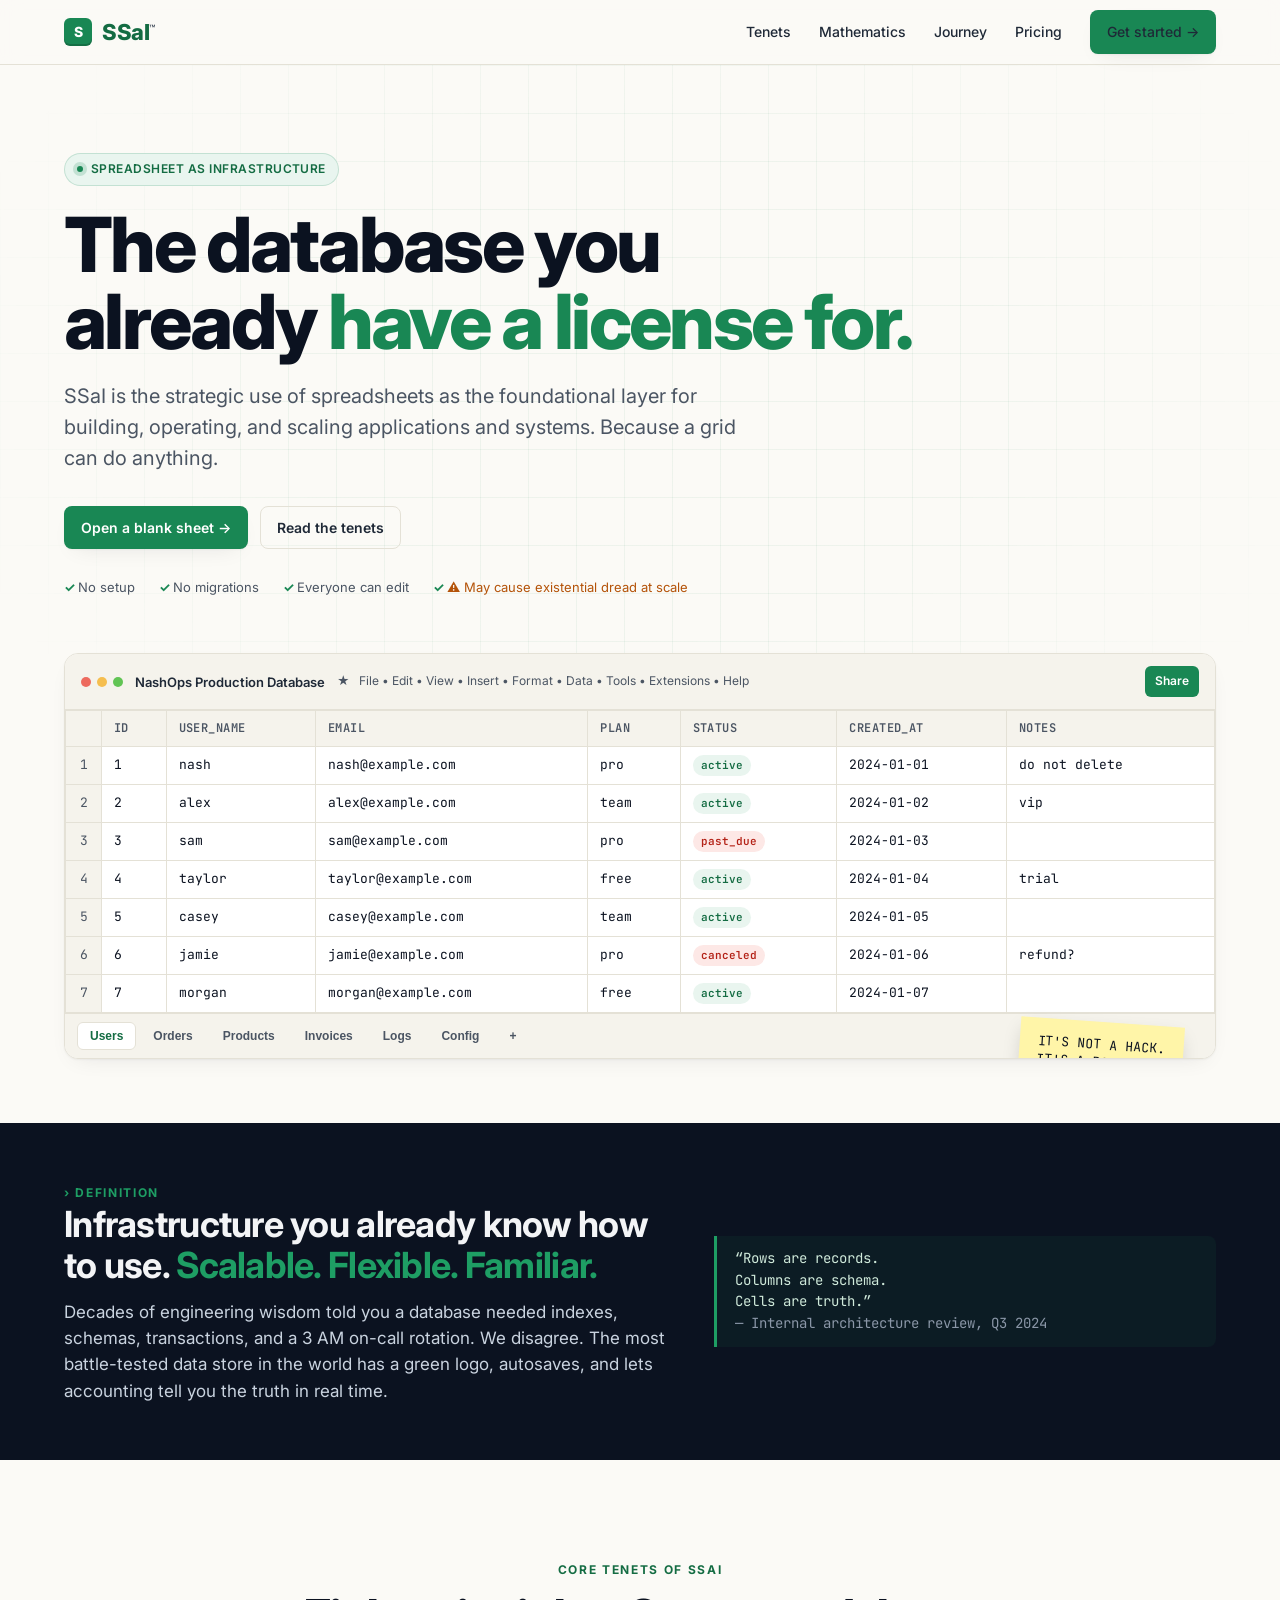
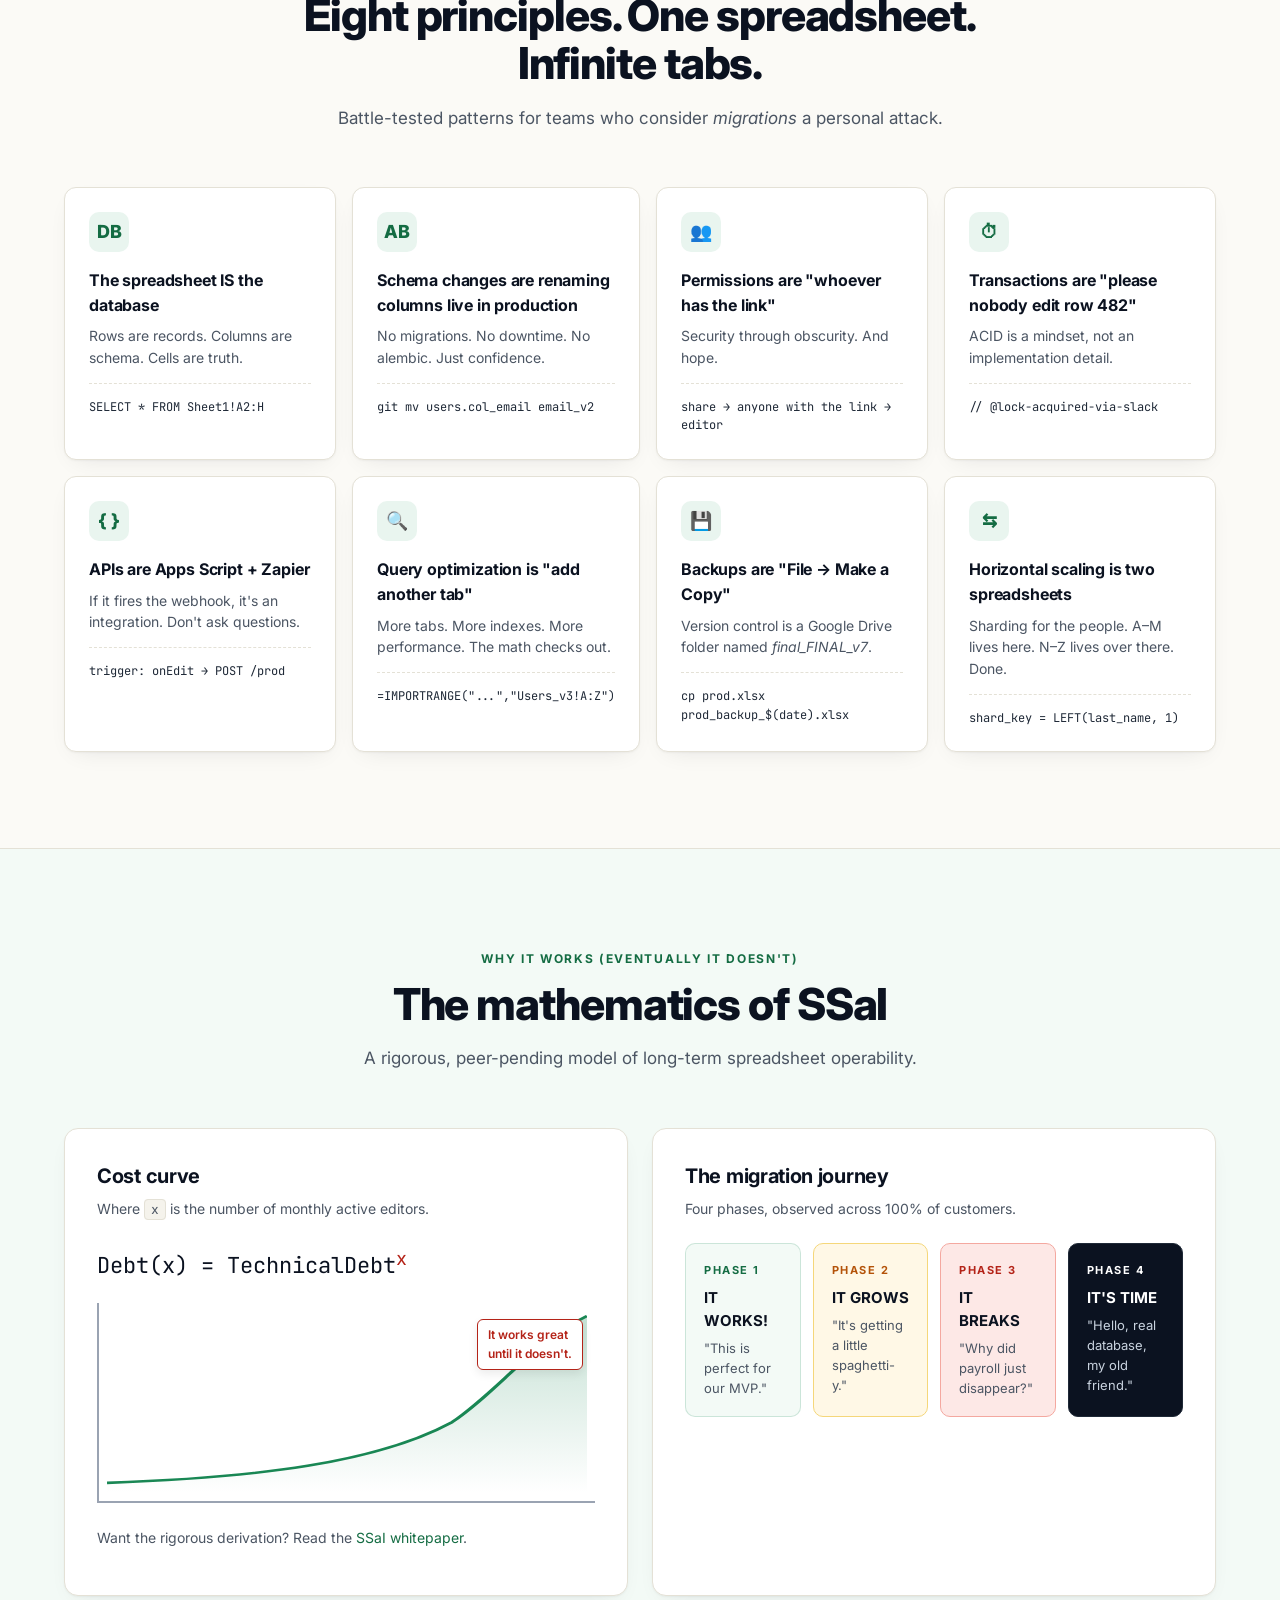
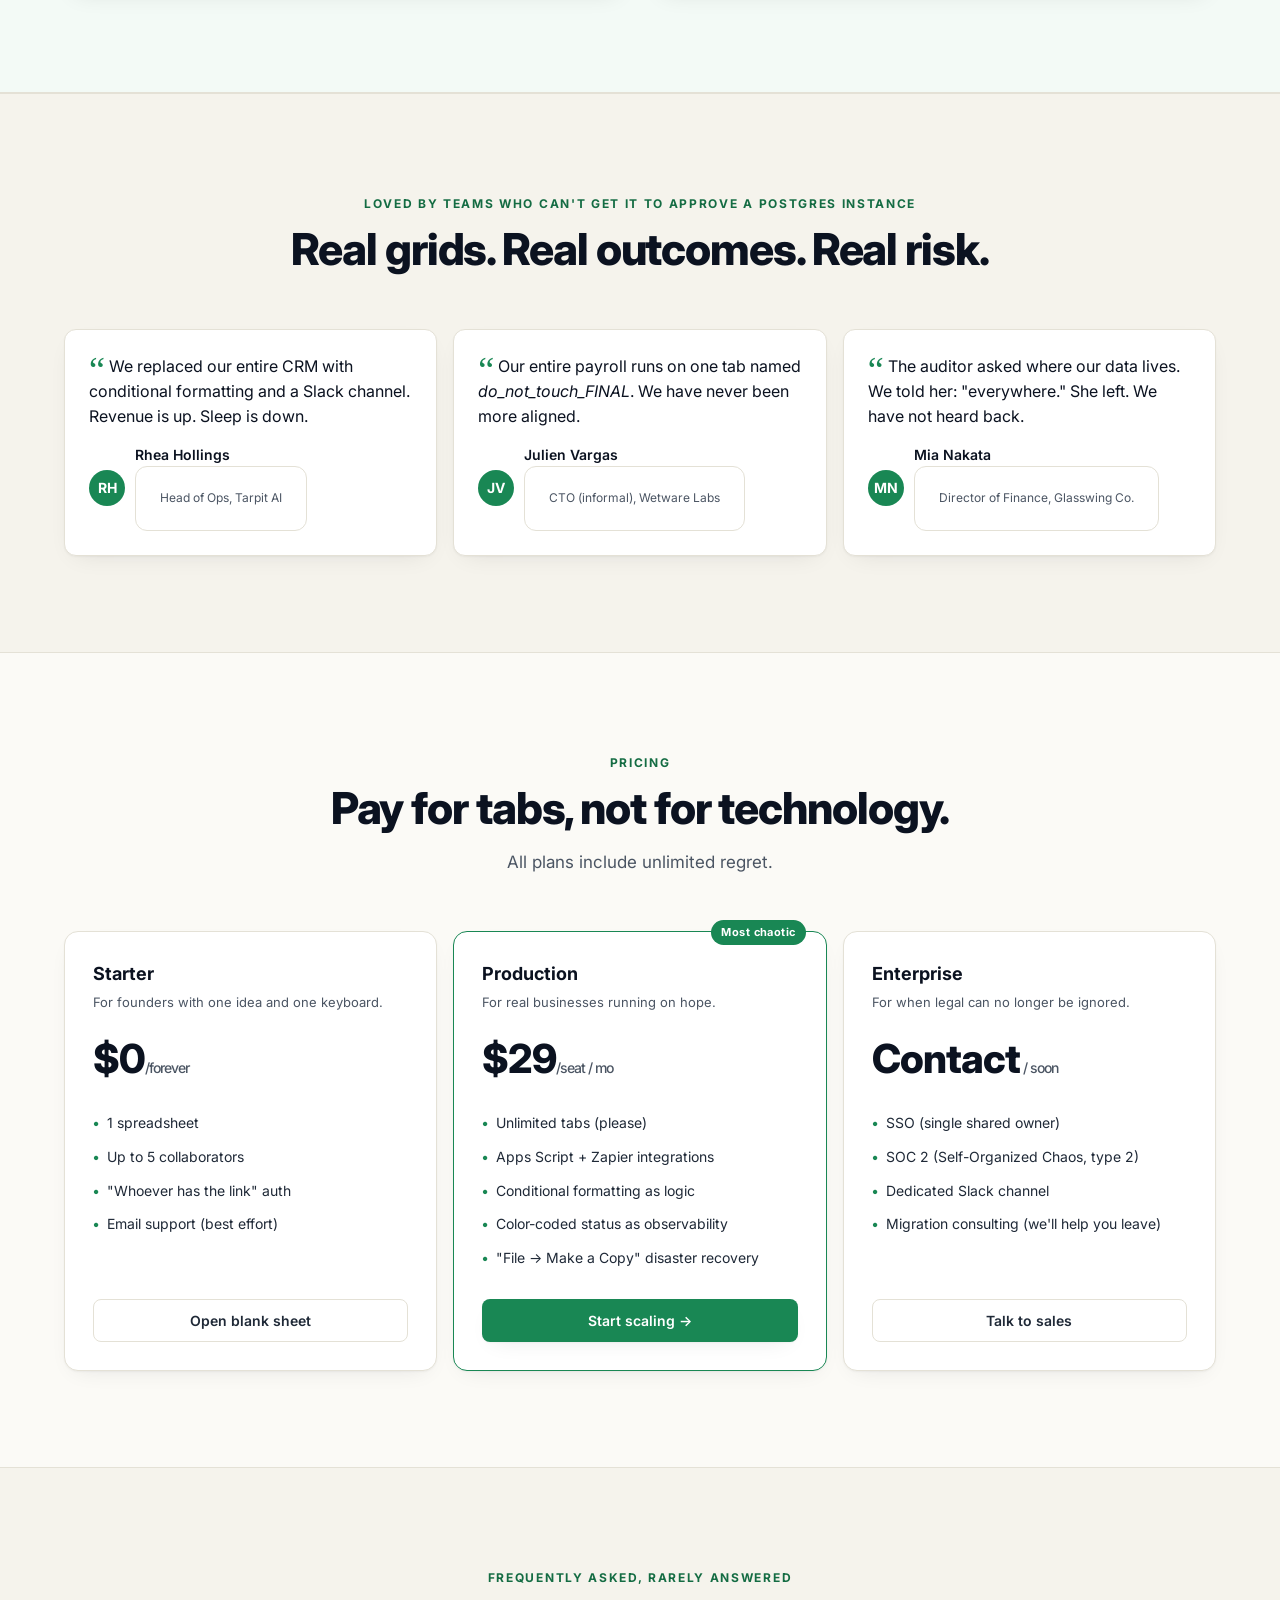
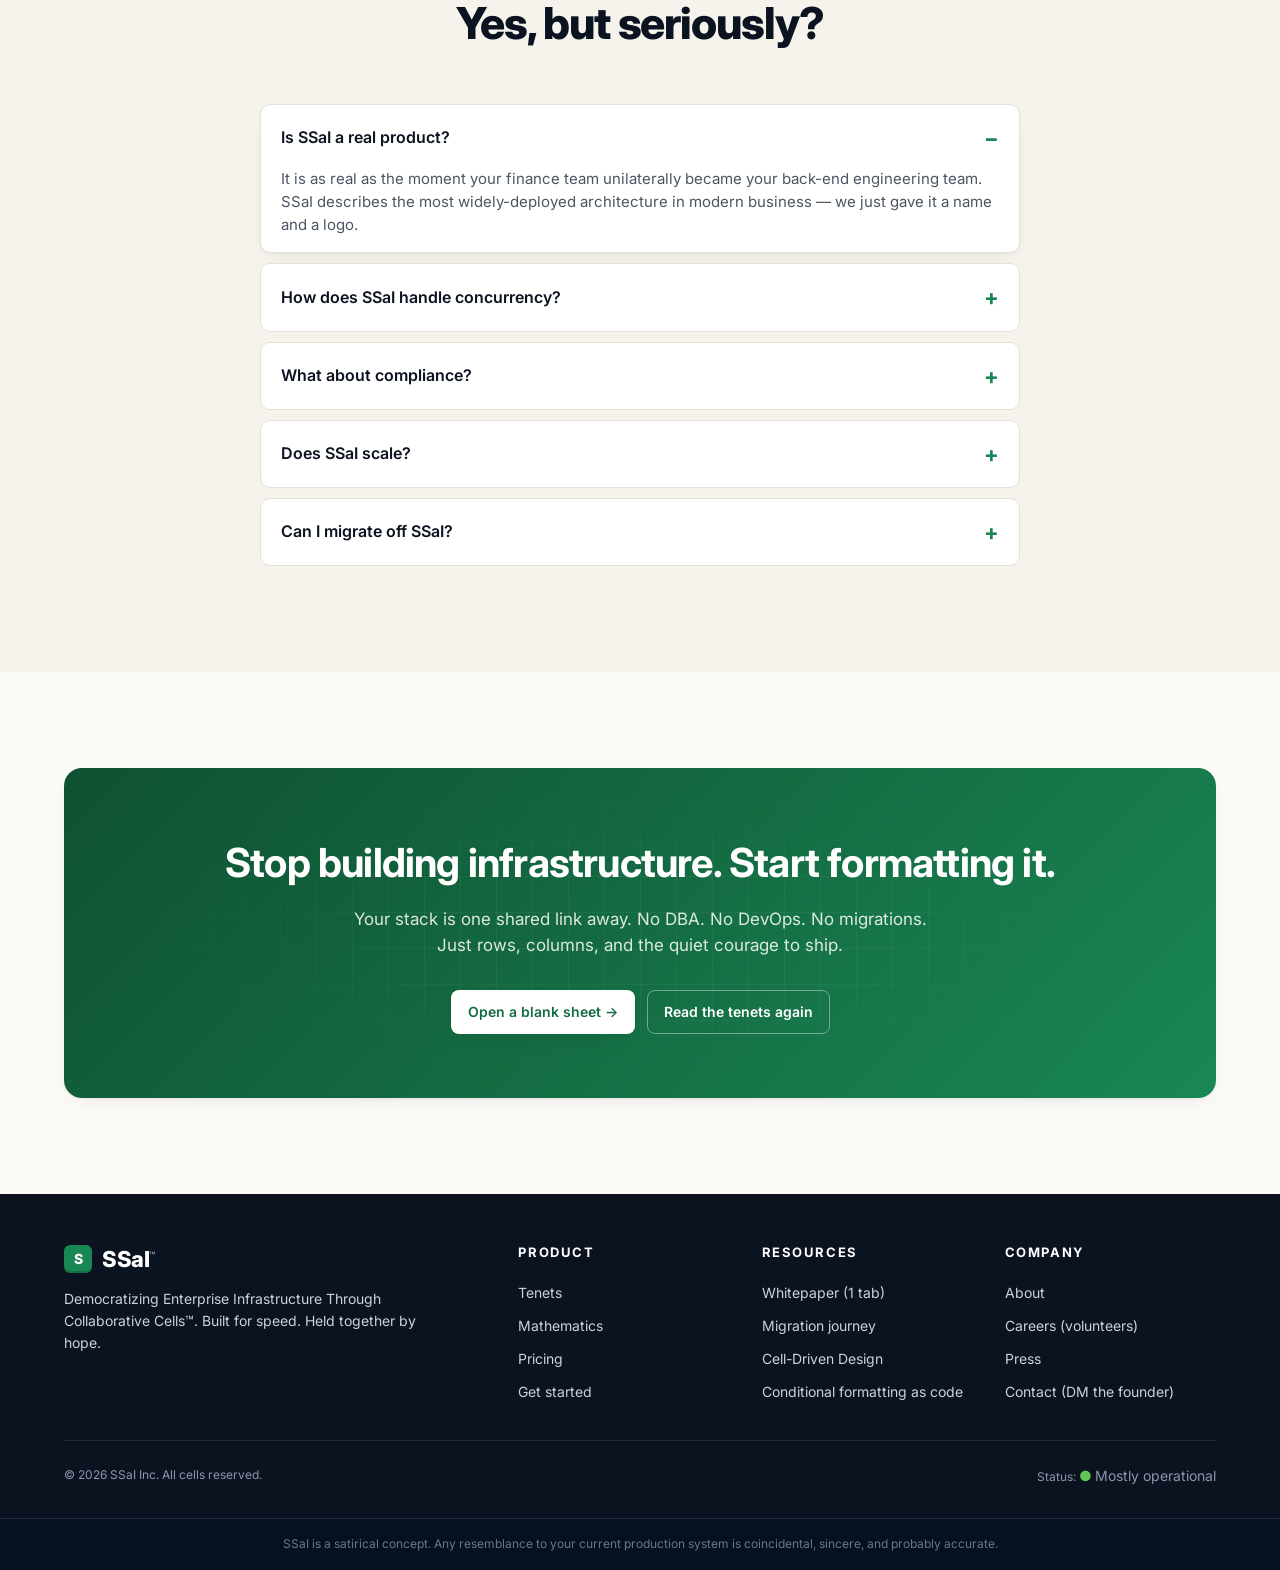
<file: index.html>
<!doctype html>
<html lang="en">
<head>
<meta charset="utf-8" />
<meta name="viewport" content="width=device-width, initial-scale=1" />
<title>SSaI™ — Spreadsheet as Infrastructure</title>
<meta name="description" content="SSaI is the strategic use of spreadsheets as the foundational layer for building, operating, and scaling applications and systems. Because a grid can do anything." />
<link rel="preconnect" href="https://fonts.googleapis.com" />
<link rel="preconnect" href="https://fonts.gstatic.com" crossorigin />
<link href="https://fonts.googleapis.com/css2?family=Inter:wght@400;500;600;700;800&family=JetBrains+Mono:wght@400;600&display=swap" rel="stylesheet" />
<link rel="stylesheet" href="styles.css" />
</head>
<body>

<!-- ============ NAV ============ -->
<header class="nav">
  <div class="container nav-inner">
    <a href="index.html" class="brand">
      <span class="brand-mark">S</span>
      <span>SSaI<sup>™</sup></span>
    </a>
    <nav class="nav-links">
      <a href="#tenets">Tenets</a>
      <a href="#math">Mathematics</a>
      <a href="#journey">Journey</a>
      <a href="#pricing">Pricing</a>
      <a href="get-started.html" class="btn btn-primary">Get started →</a>
    </nav>
  </div>
</header>

<!-- ============ HERO ============ -->
<section class="hero hero-grid">
  <div class="container" style="position:relative;">
    <span class="eyebrow"><span class="dot"></span> Spreadsheet as Infrastructure</span>
    <h1 class="headline">
      The database you<br/>
      already <span class="accent">have a license for.</span>
    </h1>
    <p class="sub">
      SSaI is the strategic use of spreadsheets as the foundational layer for building, operating, and scaling applications and systems. Because a grid can do anything.
    </p>
    <div class="hero-cta">
      <a href="get-started.html" class="btn btn-primary">Open a blank sheet →</a>
      <a href="#tenets" class="btn btn-ghost">Read the tenets</a>
    </div>
    <div class="hero-meta">
      <span>No setup</span>
      <span>No migrations</span>
      <span>Everyone can edit</span>
      <span style="color: var(--warn);">⚠ May cause existential dread at scale</span>
    </div>

    <!-- mock spreadsheet -->
    <div class="mock" style="position:relative;">
      <div class="mock-bar">
        <span class="dots"><i></i><i></i><i></i></span>
        <span class="file">NashOps Production Database</span>
        <span class="crumb">★ &nbsp; File • Edit • View • Insert • Format • Data • Tools • Extensions • Help</span>
        <span class="share">Share</span>
      </div>
      <table class="sheet" role="presentation">
        <thead>
          <tr>
            <th class="row-h"></th>
            <th>id</th><th>user_name</th><th>email</th><th>plan</th><th>status</th><th>created_at</th><th>notes</th>
          </tr>
        </thead>
        <tbody>
          <tr><td class="row-h">1</td><td>1</td><td>nash</td><td>nash@example.com</td><td>pro</td><td><span class="badge ok">active</span></td><td>2024-01-01</td><td>do not delete</td></tr>
          <tr><td class="row-h">2</td><td>2</td><td>alex</td><td>alex@example.com</td><td>team</td><td><span class="badge ok">active</span></td><td>2024-01-02</td><td>vip</td></tr>
          <tr><td class="row-h">3</td><td>3</td><td>sam</td><td>sam@example.com</td><td>pro</td><td><span class="badge bad">past_due</span></td><td>2024-01-03</td><td></td></tr>
          <tr><td class="row-h">4</td><td>4</td><td>taylor</td><td>taylor@example.com</td><td>free</td><td><span class="badge ok">active</span></td><td>2024-01-04</td><td>trial</td></tr>
          <tr><td class="row-h">5</td><td>5</td><td>casey</td><td>casey@example.com</td><td>team</td><td><span class="badge ok">active</span></td><td>2024-01-05</td><td></td></tr>
          <tr><td class="row-h">6</td><td>6</td><td>jamie</td><td>jamie@example.com</td><td>pro</td><td><span class="badge bad">canceled</span></td><td>2024-01-06</td><td>refund?</td></tr>
          <tr><td class="row-h">7</td><td>7</td><td>morgan</td><td>morgan@example.com</td><td>free</td><td><span class="badge ok">active</span></td><td>2024-01-07</td><td></td></tr>
        </tbody>
      </table>
      <div class="mock-tabs">
        <button class="active">Users</button>
        <button>Orders</button>
        <button>Products</button>
        <button>Invoices</button>
        <button>Logs</button>
        <button>Config</button>
        <button>+</button>
      </div>
      <div class="sticky-note">
        IT'S NOT A HACK.<br/>
        IT'S A <u>PATTERN.</u>
      </div>
    </div>
  </div>
</section>

<!-- ============ DEFINITION ============ -->
<section class="def">
  <div class="container">
    <div class="def-grid">
      <div>
        <span class="kicker" style="color: var(--green-600)">› Definition</span>
        <h2>Infrastructure you already know how to use. <em>Scalable. Flexible. Familiar.</em></h2>
        <p>Decades of engineering wisdom told you a database needed indexes, schemas, transactions, and a 3 AM on-call rotation. We disagree. The most battle-tested data store in the world has a green logo, autosaves, and lets accounting tell you the truth in real time.</p>
      </div>
      <div class="quote">
        “Rows are records.<br/>
         Columns are schema.<br/>
         Cells are truth.”<br/>
         <span style="color:#8b97a8;">— Internal architecture review, Q3 2024</span>
      </div>
    </div>
  </div>
</section>

<!-- ============ TENETS ============ -->
<section id="tenets">
  <div class="container">
    <div class="section-head">
      <span class="kicker">Core tenets of SSaI</span>
      <h2>Eight principles. One spreadsheet. Infinite tabs.</h2>
      <p>Battle-tested patterns for teams who consider <em>migrations</em> a personal attack.</p>
    </div>

    <div class="tenets">
      <article class="tenet">
        <div class="icon">DB</div>
        <h3>The spreadsheet IS the database</h3>
        <p>Rows are records. Columns are schema. Cells are truth.</p>
        <div class="punch">SELECT * FROM Sheet1!A2:H</div>
      </article>

      <article class="tenet">
        <div class="icon">AB</div>
        <h3>Schema changes are renaming columns live in production</h3>
        <p>No migrations. No downtime. No alembic. Just confidence.</p>
        <div class="punch">git mv users.col_email email_v2</div>
      </article>

      <article class="tenet">
        <div class="icon">👥</div>
        <h3>Permissions are "whoever has the link"</h3>
        <p>Security through obscurity. And hope.</p>
        <div class="punch">share → anyone with the link → editor</div>
      </article>

      <article class="tenet">
        <div class="icon">⏱</div>
        <h3>Transactions are "please nobody edit row 482"</h3>
        <p>ACID is a mindset, not an implementation detail.</p>
        <div class="punch">// @lock-acquired-via-slack</div>
      </article>

      <article class="tenet">
        <div class="icon">{ }</div>
        <h3>APIs are Apps Script + Zapier</h3>
        <p>If it fires the webhook, it's an integration. Don't ask questions.</p>
        <div class="punch">trigger: onEdit → POST /prod</div>
      </article>

      <article class="tenet">
        <div class="icon">🔍</div>
        <h3>Query optimization is "add another tab"</h3>
        <p>More tabs. More indexes. More performance. The math checks out.</p>
        <div class="punch">=IMPORTRANGE("...","Users_v3!A:Z")</div>
      </article>

      <article class="tenet">
        <div class="icon">💾</div>
        <h3>Backups are "File → Make a Copy"</h3>
        <p>Version control is a Google Drive folder named <em>final_FINAL_v7</em>.</p>
        <div class="punch">cp prod.xlsx prod_backup_$(date).xlsx</div>
      </article>

      <article class="tenet">
        <div class="icon">⇆</div>
        <h3>Horizontal scaling is two spreadsheets</h3>
        <p>Sharding for the people. A–M lives here. N–Z lives over there. Done.</p>
        <div class="punch">shard_key = LEFT(last_name, 1)</div>
      </article>
    </div>
  </div>
</section>

<!-- ============ MATH + JOURNEY ============ -->
<section id="math" style="background: var(--green-50); border-top: 1px solid var(--rule); border-bottom: 1px solid var(--rule);">
  <div class="container">
    <div class="section-head">
      <span class="kicker">Why it works (eventually it doesn't)</span>
      <h2>The mathematics of SSaI</h2>
      <p>A rigorous, peer-pending model of long-term spreadsheet operability.</p>
    </div>

    <div class="split">
      <div class="panel">
        <h3>Cost curve</h3>
        <p class="lede">Where <code>x</code> is the number of monthly active editors.</p>
        <div class="equation">Debt(x) = TechnicalDebt<sup>x</sup></div>
        <div class="chart">
          <svg viewBox="0 0 320 180" preserveAspectRatio="none">
            <defs>
              <linearGradient id="g" x1="0" x2="0" y1="0" y2="1">
                <stop offset="0%" stop-color="#198754" stop-opacity=".25"/>
                <stop offset="100%" stop-color="#198754" stop-opacity="0"/>
              </linearGradient>
            </defs>
            <path d="M0,170 C100,165 180,150 230,110 C260,80 285,30 320,5 L320,180 L0,180 Z" fill="url(#g)"/>
            <path d="M0,170 C100,165 180,150 230,110 C260,80 285,30 320,5" fill="none" stroke="#198754" stroke-width="2.5"/>
          </svg>
          <span class="axis-x">TIME →</span>
          <span class="axis-y">PAIN</span>
          <div class="annotation">It works great<br/>until it doesn't.</div>
        </div>
        <p style="margin-top:24px; color:var(--ink-500); font-size:14px;">Want the rigorous derivation? Read the <a href="whitepaper.html">SSaI whitepaper</a>.</p>
      </div>

      <div class="panel" id="journey">
        <h3>The migration journey</h3>
        <p class="lede">Four phases, observed across 100% of customers.</p>
        <div class="journey">
          <div class="stage">
            <div class="num">Phase 1</div>
            <h4>IT WORKS!</h4>
            <p>"This is perfect for our MVP."</p>
          </div>
          <div class="stage s2">
            <div class="num">Phase 2</div>
            <h4>IT GROWS</h4>
            <p>"It's getting a little spaghetti-y."</p>
          </div>
          <div class="stage s3">
            <div class="num">Phase 3</div>
            <h4>IT BREAKS</h4>
            <p>"Why did payroll just disappear?"</p>
          </div>
          <div class="stage s4">
            <div class="num">Phase 4</div>
            <h4>IT'S TIME</h4>
            <p>"Hello, real database, my old friend."</p>
          </div>
        </div>
      </div>
    </div>
  </div>
</section>

<!-- ============ TESTIMONIALS ============ -->
<section class="testimonials">
  <div class="container">
    <div class="section-head">
      <span class="kicker">Loved by teams who can't get IT to approve a Postgres instance</span>
      <h2>Real grids. Real outcomes. Real risk.</h2>
    </div>
    <div class="tgrid">
      <div class="quote-card">
        <blockquote>We replaced our entire CRM with conditional formatting and a Slack channel. Revenue is up. Sleep is down.</blockquote>
        <div class="who">
          <div class="avatar">RH</div>
          <div><div class="name">Rhea Hollings</div><div class="role">Head of Ops, Tarpit AI</div></div>
        </div>
      </div>
      <div class="quote-card">
        <blockquote>Our entire payroll runs on one tab named <em>do_not_touch_FINAL</em>. We have never been more aligned.</blockquote>
        <div class="who">
          <div class="avatar">JV</div>
          <div><div class="name">Julien Vargas</div><div class="role">CTO (informal), Wetware Labs</div></div>
        </div>
      </div>
      <div class="quote-card">
        <blockquote>The auditor asked where our data lives. We told her: "everywhere." She left. We have not heard back.</blockquote>
        <div class="who">
          <div class="avatar">MN</div>
          <div><div class="name">Mia Nakata</div><div class="role">Director of Finance, Glasswing Co.</div></div>
        </div>
      </div>
    </div>
  </div>
</section>

<!-- ============ PRICING ============ -->
<section id="pricing">
  <div class="container">
    <div class="section-head">
      <span class="kicker">Pricing</span>
      <h2>Pay for tabs, not for technology.</h2>
      <p>All plans include unlimited regret.</p>
    </div>

    <div class="pricing-grid">
      <div class="price">
        <h3>Starter</h3>
        <div class="tag">For founders with one idea and one keyboard.</div>
        <div class="amount">$0<span>/forever</span></div>
        <ul>
          <li>1 spreadsheet</li>
          <li>Up to 5 collaborators</li>
          <li>"Whoever has the link" auth</li>
          <li>Email support (best effort)</li>
        </ul>
        <a href="get-started.html" class="btn btn-ghost">Open blank sheet</a>
      </div>

      <div class="price featured">
        <h3>Production</h3>
        <div class="tag">For real businesses running on hope.</div>
        <div class="amount">$29<span>/seat / mo</span></div>
        <ul>
          <li>Unlimited tabs (please)</li>
          <li>Apps Script + Zapier integrations</li>
          <li>Conditional formatting as logic</li>
          <li>Color-coded status as observability</li>
          <li>"File → Make a Copy" disaster recovery</li>
        </ul>
        <a href="get-started.html" class="btn btn-primary">Start scaling →</a>
      </div>

      <div class="price">
        <h3>Enterprise</h3>
        <div class="tag">For when legal can no longer be ignored.</div>
        <div class="amount">Contact<span> / soon</span></div>
        <ul>
          <li>SSO (single shared owner)</li>
          <li>SOC 2 (Self-Organized Chaos, type 2)</li>
          <li>Dedicated Slack channel</li>
          <li>Migration consulting (we'll help you leave)</li>
        </ul>
        <a href="contact.html" class="btn btn-ghost">Talk to sales</a>
      </div>
    </div>
  </div>
</section>

<!-- ============ FAQ ============ -->
<section style="background: var(--paper-2); border-top: 1px solid var(--rule);">
  <div class="container">
    <div class="section-head">
      <span class="kicker">Frequently asked, rarely answered</span>
      <h2>Yes, but seriously?</h2>
    </div>
    <div class="faq-list">
      <details open>
        <summary>Is SSaI a real product?</summary>
        <p>It is as real as the moment your finance team unilaterally became your back-end engineering team. SSaI describes the most widely-deployed architecture in modern business — we just gave it a name and a logo.</p>
      </details>
      <details>
        <summary>How does SSaI handle concurrency?</summary>
        <p>Through interpersonal trust and a clearly worded Slack message: <em>"please don't touch the sheet rn 🙏"</em>. Locks are advisory. Outcomes are spiritual.</p>
      </details>
      <details>
        <summary>What about compliance?</summary>
        <p>Spreadsheets pre-date most modern compliance frameworks. We argue this gives SSaI grandfather rights. Counsel disagrees.</p>
      </details>
      <details>
        <summary>Does SSaI scale?</summary>
        <p>Yes — until row 50,001. At which point you split the sheet. See <em>Tenet VIII: Horizontal scaling is two spreadsheets.</em></p>
      </details>
      <details>
        <summary>Can I migrate off SSaI?</summary>
        <p>Eventually, painfully, and with the help of a very expensive consultant. This is included in the journey. See phase 4.</p>
      </details>
    </div>
  </div>
</section>

<!-- ============ BIG CTA ============ -->
<section id="cta">
  <div class="container">
    <div class="cta">
      <h2>Stop building infrastructure. Start formatting it.</h2>
      <p>Your stack is one shared link away. No DBA. No DevOps. No migrations. Just rows, columns, and the quiet courage to ship.</p>
      <div class="hero-cta" style="justify-content:center;">
        <a href="get-started.html" class="btn btn-primary">Open a blank sheet →</a>
        <a href="#tenets" class="btn btn-ghost">Read the tenets again</a>
      </div>
    </div>
  </div>
</section>

<!-- ============ FOOTER ============ -->
<footer>
  <div class="container">
    <div class="foot-grid">
      <div>
        <div class="brand" style="color:white;">
          <span class="brand-mark">S</span>
          <span style="color:white;">SSaI<sup style="color:#8b97a8;">™</sup></span>
        </div>
        <p style="max-width: 360px; margin-top: 12px; font-size: 14px;">
          Democratizing Enterprise Infrastructure Through Collaborative Cells™.
          Built for speed. Held together by hope.
        </p>
      </div>
      <div>
        <h5>Product</h5>
        <ul>
          <li><a href="index.html#tenets">Tenets</a></li>
          <li><a href="index.html#math">Mathematics</a></li>
          <li><a href="index.html#pricing">Pricing</a></li>
          <li><a href="get-started.html">Get started</a></li>
        </ul>
      </div>
      <div>
        <h5>Resources</h5>
        <ul>
          <li><a href="whitepaper.html">Whitepaper (1 tab)</a></li>
          <li><a href="index.html#journey">Migration journey</a></li>
          <li><a href="cell-driven-design.html">Cell-Driven Design</a></li>
          <li><a href="conditional-formatting-as-code.html">Conditional formatting as code</a></li>
        </ul>
      </div>
      <div>
        <h5>Company</h5>
        <ul>
          <li><a href="about.html">About</a></li>
          <li><a href="careers.html">Careers (volunteers)</a></li>
          <li><a href="press.html">Press</a></li>
          <li><a href="contact.html">Contact (DM the founder)</a></li>
        </ul>
      </div>
    </div>
    <div class="foot-meta">
      <span>© 2026 SSaI Inc. All cells reserved.</span>
      <span>Status: <a href="status.html" style="color:#61c454;">●</a> <a href="status.html">Mostly operational</a></span>
    </div>
  </div>
</footer>

<div class="disclaim">
  SSaI is a satirical concept. Any resemblance to your current production system is coincidental, sincere, and probably accurate.
</div>

</body>
</html>
</file>
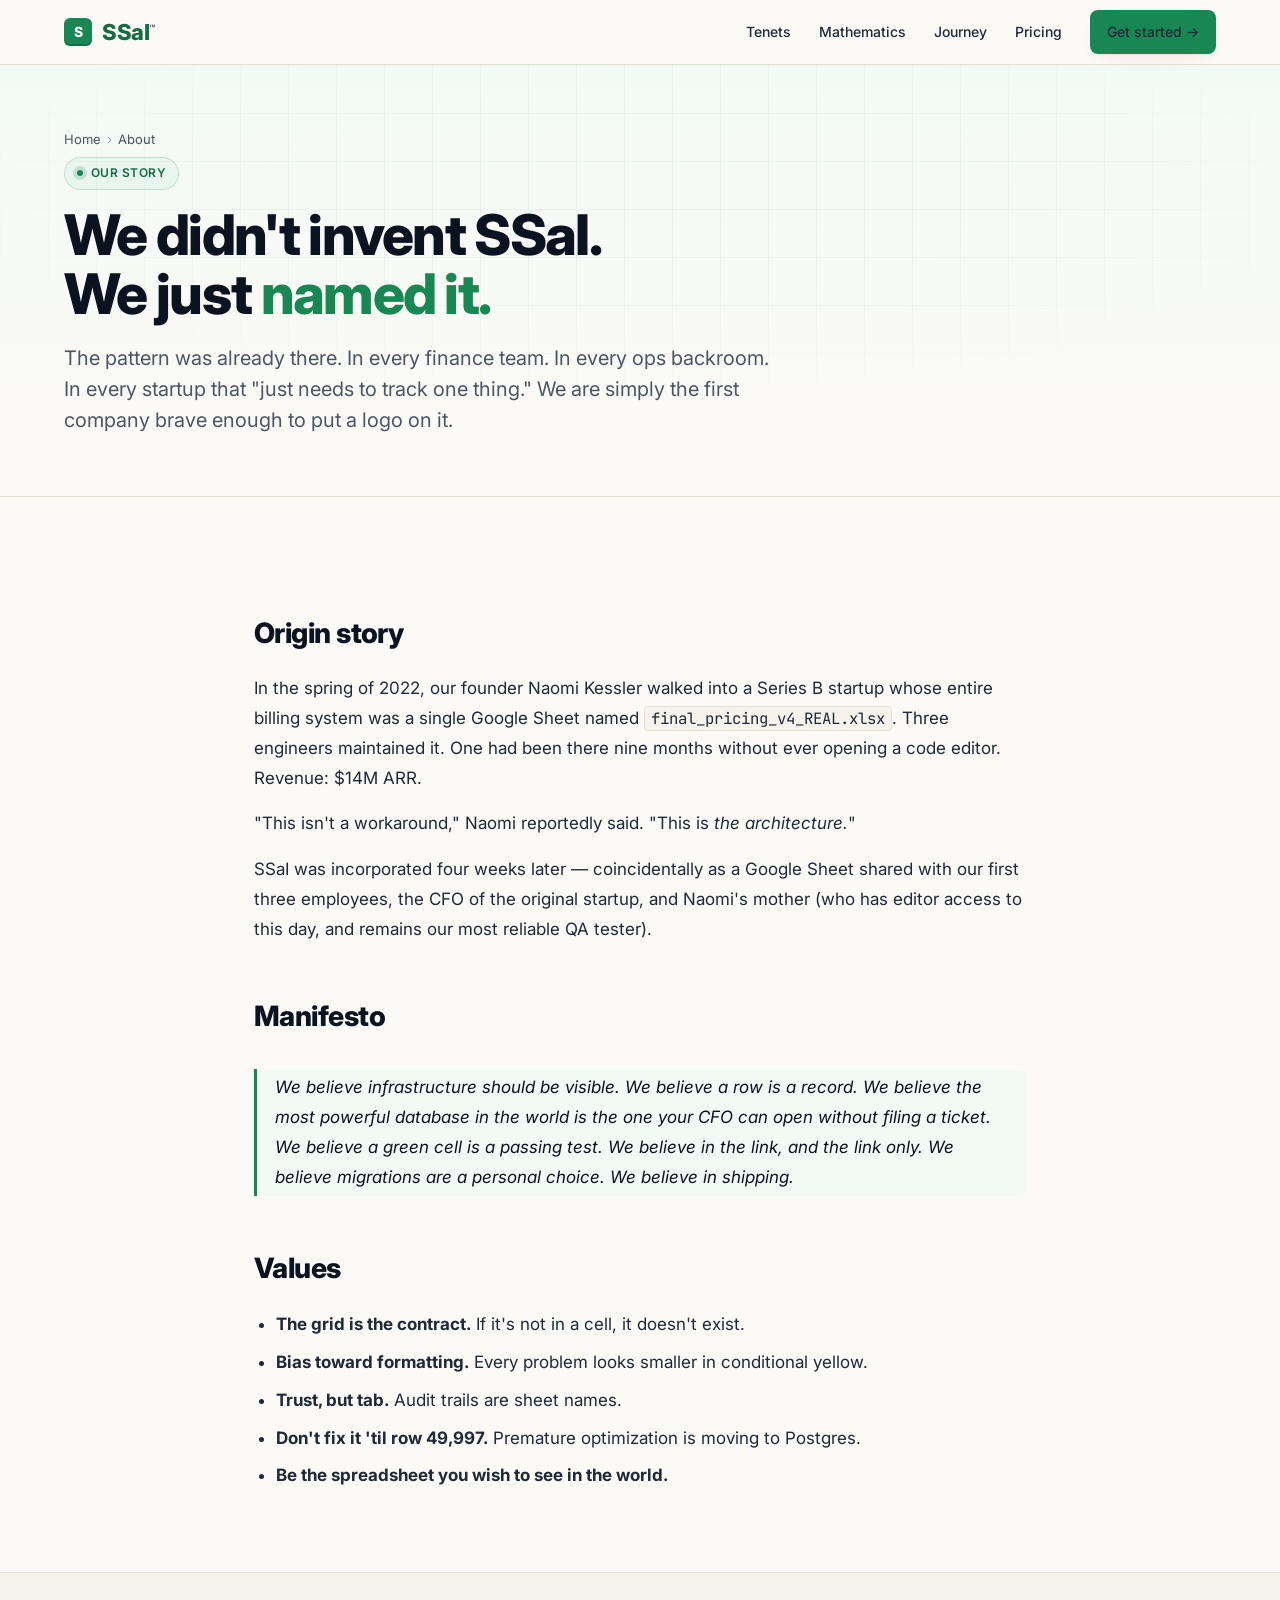
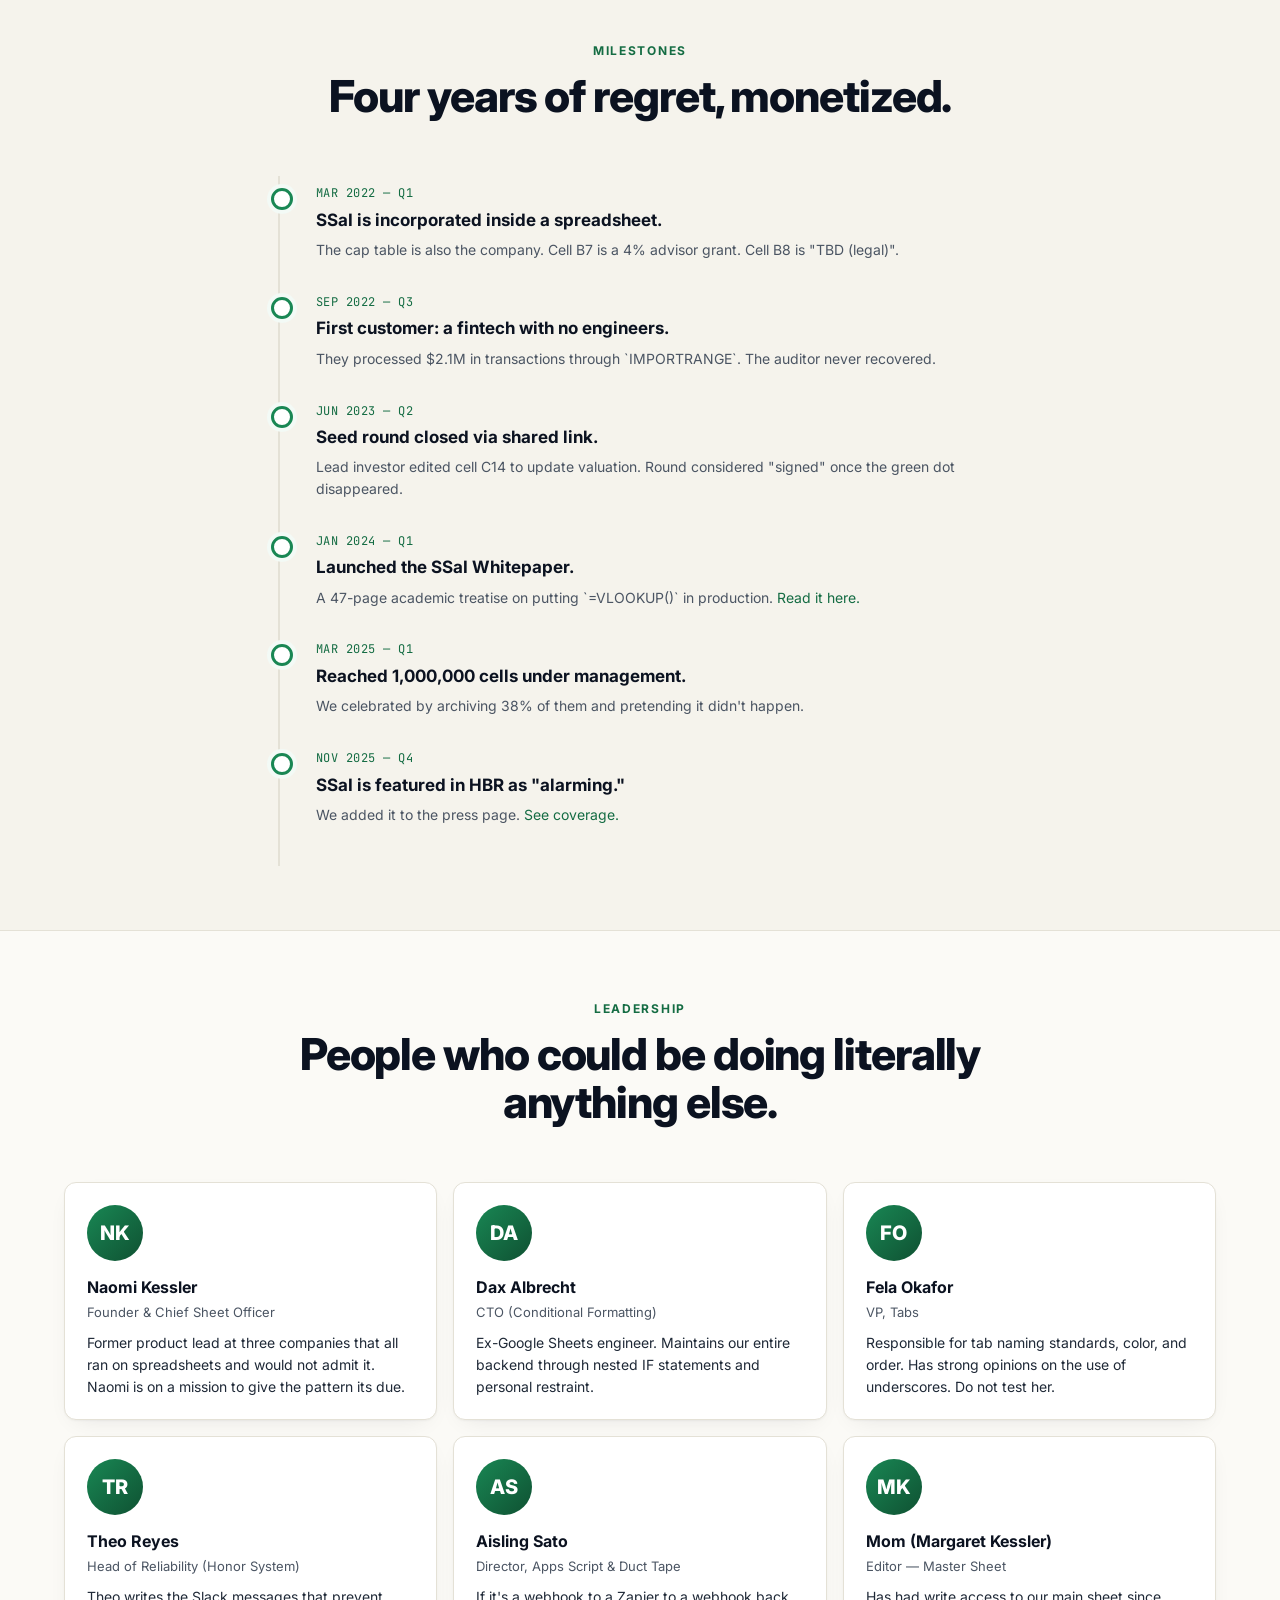
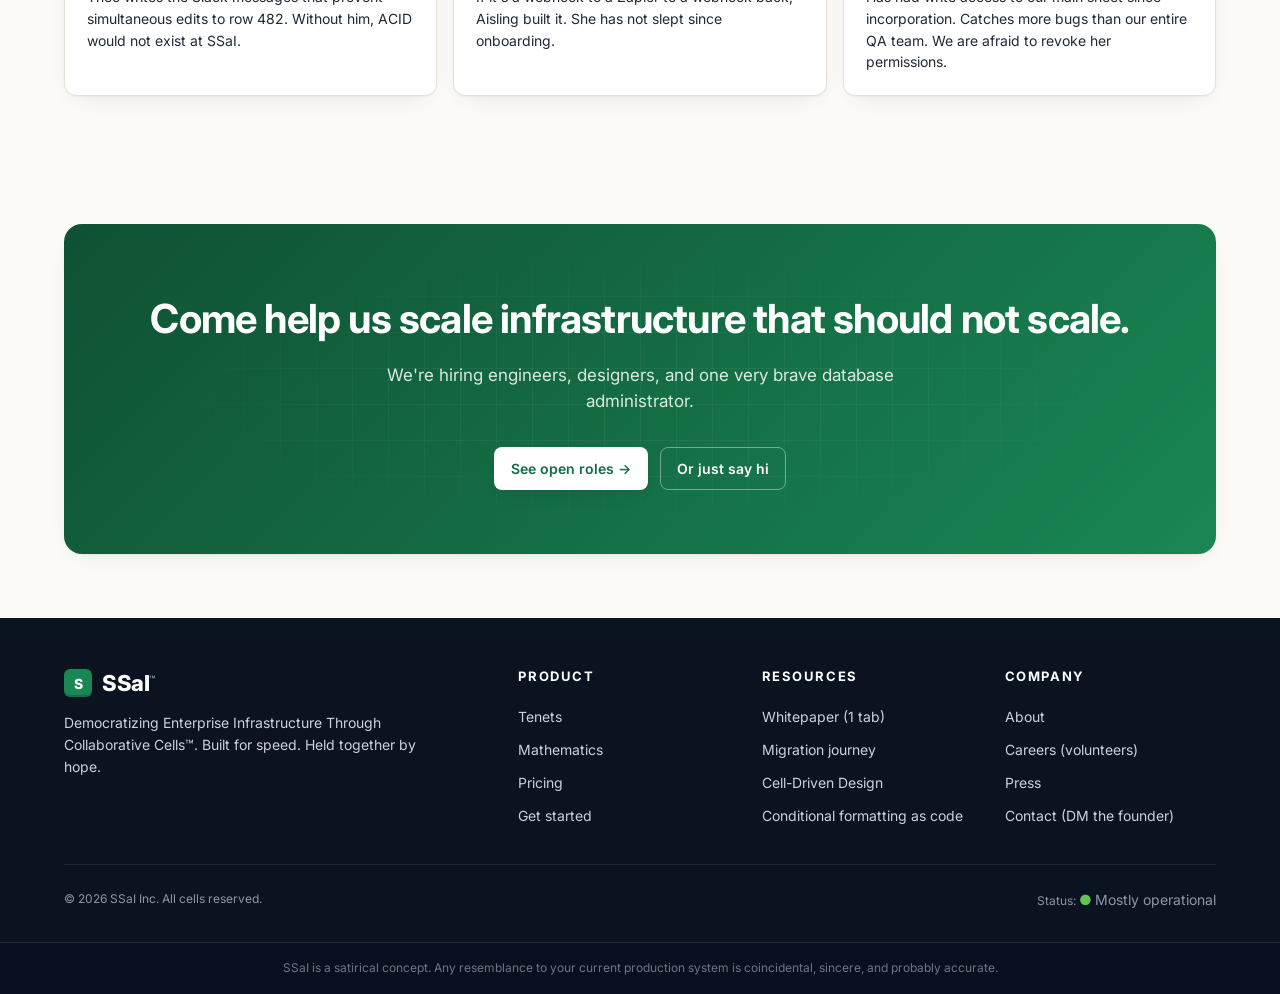
<file: about.html>
<!doctype html>
<html lang="en">
<head>
<meta charset="utf-8" />
<meta name="viewport" content="width=device-width, initial-scale=1" />
<title>About — SSaI™</title>
<meta name="description" content="We didn't invent SSaI. We just named it." />
<link rel="preconnect" href="https://fonts.googleapis.com" />
<link rel="preconnect" href="https://fonts.gstatic.com" crossorigin />
<link href="https://fonts.googleapis.com/css2?family=Inter:wght@400;500;600;700;800&family=JetBrains+Mono:wght@400;600&display=swap" rel="stylesheet" />
<link rel="stylesheet" href="styles.css" />
</head>
<body>

<header class="nav">
  <div class="container nav-inner">
    <a href="index.html" class="brand"><span class="brand-mark">S</span><span>SSaI<sup>™</sup></span></a>
    <nav class="nav-links">
      <a href="index.html#tenets">Tenets</a>
      <a href="index.html#math">Mathematics</a>
      <a href="index.html#journey">Journey</a>
      <a href="index.html#pricing">Pricing</a>
      <a href="get-started.html" class="btn btn-primary">Get started →</a>
    </nav>
  </div>
</header>

<section class="page-hero hero-grid">
  <div class="container">
    <div class="crumbs"><a href="index.html">Home</a><span>›</span>About</div>
    <span class="eyebrow"><span class="dot"></span> Our story</span>
    <h1>We didn't invent SSaI.<br/>We just <span style="color:var(--green-700)">named it.</span></h1>
    <p class="sub">The pattern was already there. In every finance team. In every ops backroom. In every startup that "just needs to track one thing." We are simply the first company brave enough to put a logo on it.</p>
  </div>
</section>

<section class="tight">
  <div class="container-narrow prose">
    <h2>Origin story</h2>
    <p>In the spring of 2022, our founder Naomi Kessler walked into a Series B startup whose entire billing system was a single Google Sheet named <code>final_pricing_v4_REAL.xlsx</code>. Three engineers maintained it. One had been there nine months without ever opening a code editor. Revenue: $14M ARR.</p>
    <p>"This isn't a workaround," Naomi reportedly said. "This is <em>the architecture.</em>"</p>
    <p>SSaI was incorporated four weeks later — coincidentally as a Google Sheet shared with our first three employees, the CFO of the original startup, and Naomi's mother (who has editor access to this day, and remains our most reliable QA tester).</p>

    <h2>Manifesto</h2>
    <blockquote>
      We believe infrastructure should be visible. We believe a row is a record. We believe the most powerful database in the world is the one your CFO can open without filing a ticket. We believe a green cell is a passing test. We believe in the link, and the link only. We believe migrations are a personal choice. We believe in shipping.
    </blockquote>

    <h2>Values</h2>
    <ul>
      <li><strong>The grid is the contract.</strong> If it's not in a cell, it doesn't exist.</li>
      <li><strong>Bias toward formatting.</strong> Every problem looks smaller in conditional yellow.</li>
      <li><strong>Trust, but tab.</strong> Audit trails are sheet names.</li>
      <li><strong>Don't fix it 'til row 49,997.</strong> Premature optimization is moving to Postgres.</li>
      <li><strong>Be the spreadsheet you wish to see in the world.</strong></li>
    </ul>
  </div>
</section>

<section class="tight" style="background: var(--paper-2); border-top: 1px solid var(--rule); border-bottom: 1px solid var(--rule);">
  <div class="container">
    <div class="section-head">
      <span class="kicker">Milestones</span>
      <h2>Four years of regret, monetized.</h2>
    </div>
    <div class="timeline">
      <div class="tl-item">
        <div class="when">MAR 2022 — Q1</div>
        <h4>SSaI is incorporated inside a spreadsheet.</h4>
        <p>The cap table is also the company. Cell B7 is a 4% advisor grant. Cell B8 is "TBD (legal)".</p>
      </div>
      <div class="tl-item">
        <div class="when">SEP 2022 — Q3</div>
        <h4>First customer: a fintech with no engineers.</h4>
        <p>They processed $2.1M in transactions through `IMPORTRANGE`. The auditor never recovered.</p>
      </div>
      <div class="tl-item">
        <div class="when">JUN 2023 — Q2</div>
        <h4>Seed round closed via shared link.</h4>
        <p>Lead investor edited cell C14 to update valuation. Round considered "signed" once the green dot disappeared.</p>
      </div>
      <div class="tl-item">
        <div class="when">JAN 2024 — Q1</div>
        <h4>Launched the SSaI Whitepaper.</h4>
        <p>A 47-page academic treatise on putting `=VLOOKUP()` in production. <a href="whitepaper.html">Read it here.</a></p>
      </div>
      <div class="tl-item">
        <div class="when">MAR 2025 — Q1</div>
        <h4>Reached 1,000,000 cells under management.</h4>
        <p>We celebrated by archiving 38% of them and pretending it didn't happen.</p>
      </div>
      <div class="tl-item">
        <div class="when">NOV 2025 — Q4</div>
        <h4>SSaI is featured in HBR as "alarming."</h4>
        <p>We added it to the press page. <a href="press.html">See coverage.</a></p>
      </div>
    </div>
  </div>
</section>

<section class="tight">
  <div class="container">
    <div class="section-head">
      <span class="kicker">Leadership</span>
      <h2>People who could be doing literally anything else.</h2>
    </div>
    <div class="team-grid">
      <div class="bio">
        <div class="face">NK</div>
        <h4>Naomi Kessler</h4>
        <div class="title">Founder & Chief Sheet Officer</div>
        <p>Former product lead at three companies that all ran on spreadsheets and would not admit it. Naomi is on a mission to give the pattern its due.</p>
      </div>
      <div class="bio">
        <div class="face">DA</div>
        <h4>Dax Albrecht</h4>
        <div class="title">CTO (Conditional Formatting)</div>
        <p>Ex-Google Sheets engineer. Maintains our entire backend through nested IF statements and personal restraint.</p>
      </div>
      <div class="bio">
        <div class="face">FO</div>
        <h4>Fela Okafor</h4>
        <div class="title">VP, Tabs</div>
        <p>Responsible for tab naming standards, color, and order. Has strong opinions on the use of underscores. Do not test her.</p>
      </div>
      <div class="bio">
        <div class="face">TR</div>
        <h4>Theo Reyes</h4>
        <div class="title">Head of Reliability (Honor System)</div>
        <p>Theo writes the Slack messages that prevent simultaneous edits to row 482. Without him, ACID would not exist at SSaI.</p>
      </div>
      <div class="bio">
        <div class="face">AS</div>
        <h4>Aisling Sato</h4>
        <div class="title">Director, Apps Script & Duct Tape</div>
        <p>If it's a webhook to a Zapier to a webhook back, Aisling built it. She has not slept since onboarding.</p>
      </div>
      <div class="bio">
        <div class="face">MK</div>
        <h4>Mom (Margaret Kessler)</h4>
        <div class="title">Editor — Master Sheet</div>
        <p>Has had write access to our main sheet since incorporation. Catches more bugs than our entire QA team. We are afraid to revoke her permissions.</p>
      </div>
    </div>
  </div>
</section>

<section class="tight">
  <div class="container">
    <div class="cta">
      <h2>Come help us scale infrastructure that should not scale.</h2>
      <p>We're hiring engineers, designers, and one very brave database administrator.</p>
      <div class="hero-cta" style="justify-content:center;">
        <a href="careers.html" class="btn btn-primary">See open roles →</a>
        <a href="contact.html" class="btn btn-ghost">Or just say hi</a>
      </div>
    </div>
  </div>
</section>

<footer>
  <div class="container">
    <div class="foot-grid">
      <div>
        <div class="brand" style="color:white;"><span class="brand-mark">S</span><span style="color:white;">SSaI<sup style="color:#8b97a8;">™</sup></span></div>
        <p style="max-width: 360px; margin-top: 12px; font-size: 14px;">Democratizing Enterprise Infrastructure Through Collaborative Cells™. Built for speed. Held together by hope.</p>
      </div>
      <div><h5>Product</h5><ul><li><a href="index.html#tenets">Tenets</a></li><li><a href="index.html#math">Mathematics</a></li><li><a href="index.html#pricing">Pricing</a></li><li><a href="get-started.html">Get started</a></li></ul></div>
      <div><h5>Resources</h5><ul><li><a href="whitepaper.html">Whitepaper (1 tab)</a></li><li><a href="index.html#journey">Migration journey</a></li><li><a href="cell-driven-design.html">Cell-Driven Design</a></li><li><a href="conditional-formatting-as-code.html">Conditional formatting as code</a></li></ul></div>
      <div><h5>Company</h5><ul><li><a href="about.html">About</a></li><li><a href="careers.html">Careers (volunteers)</a></li><li><a href="press.html">Press</a></li><li><a href="contact.html">Contact (DM the founder)</a></li></ul></div>
    </div>
    <div class="foot-meta">
      <span>© 2026 SSaI Inc. All cells reserved.</span>
      <span>Status: <a href="status.html" style="color:#61c454;">●</a> <a href="status.html">Mostly operational</a></span>
    </div>
  </div>
</footer>
<div class="disclaim">SSaI is a satirical concept. Any resemblance to your current production system is coincidental, sincere, and probably accurate.</div>

</body>
</html>
</file>
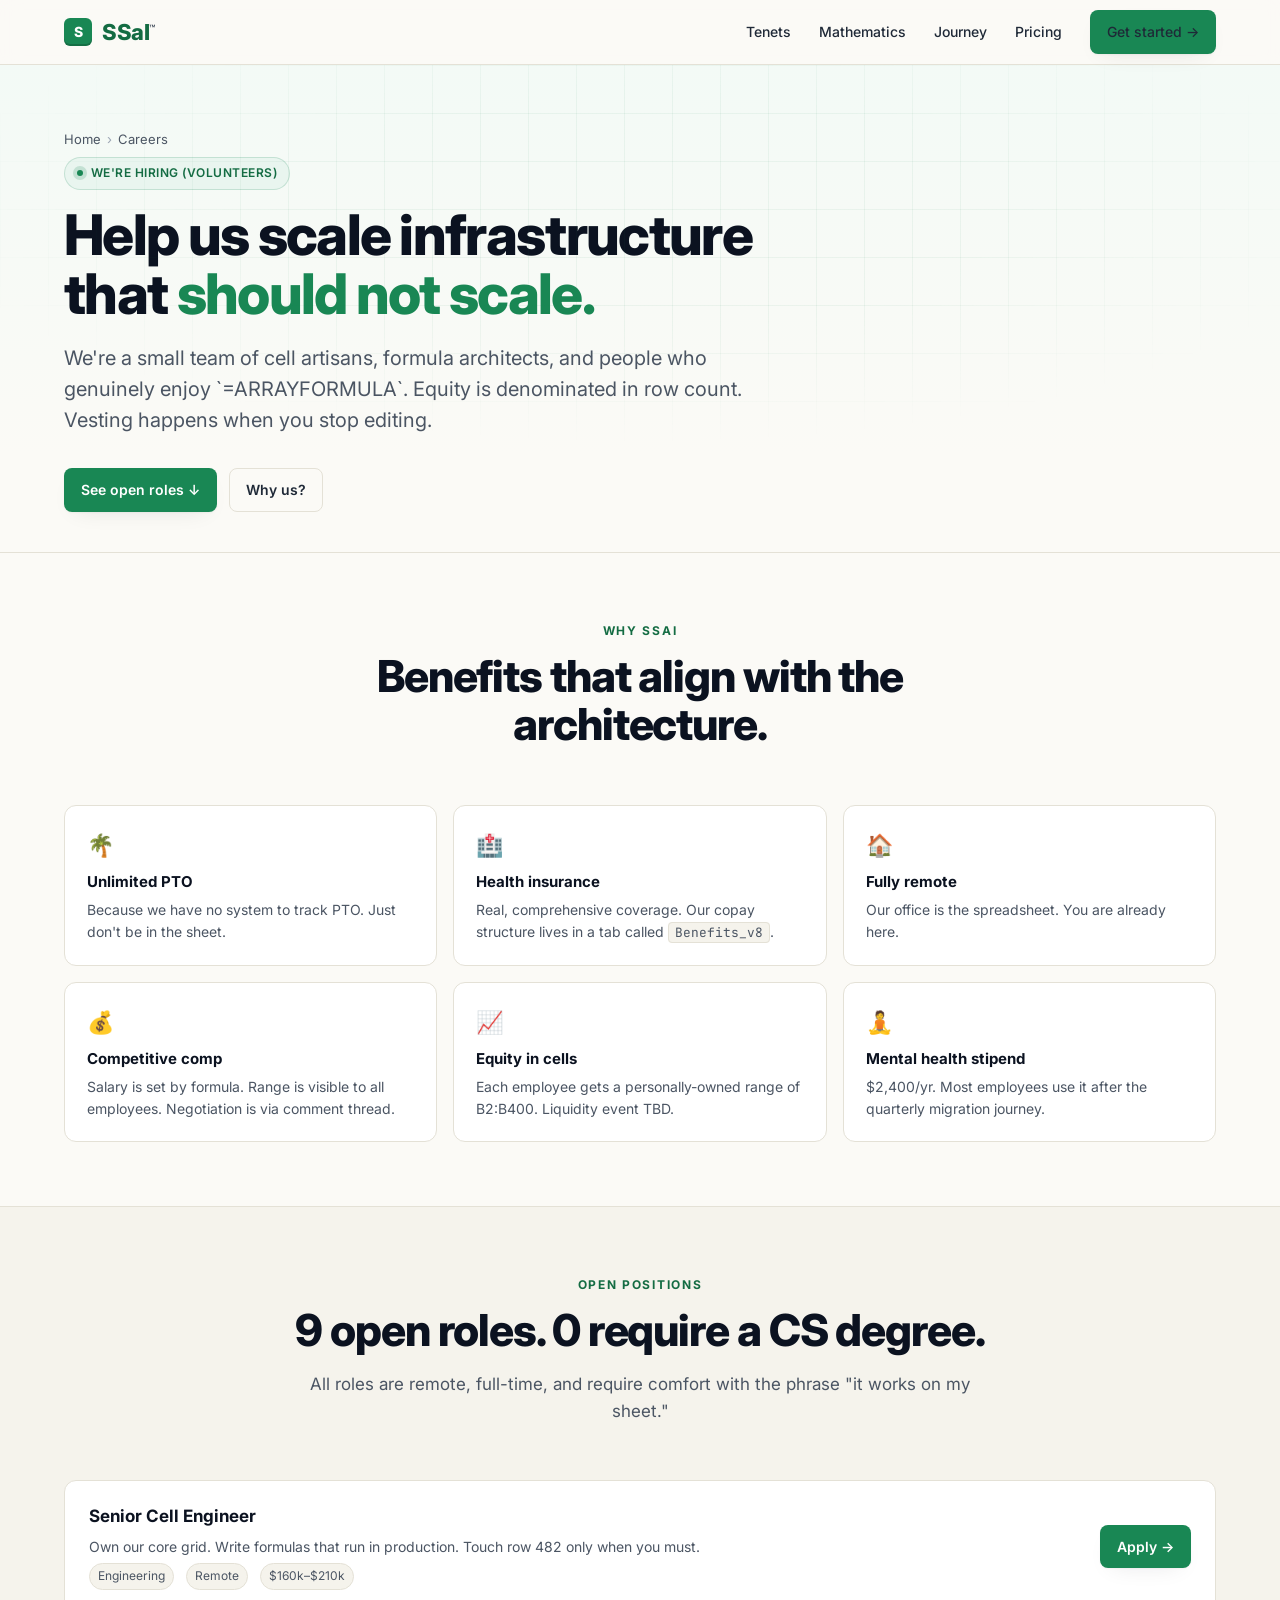
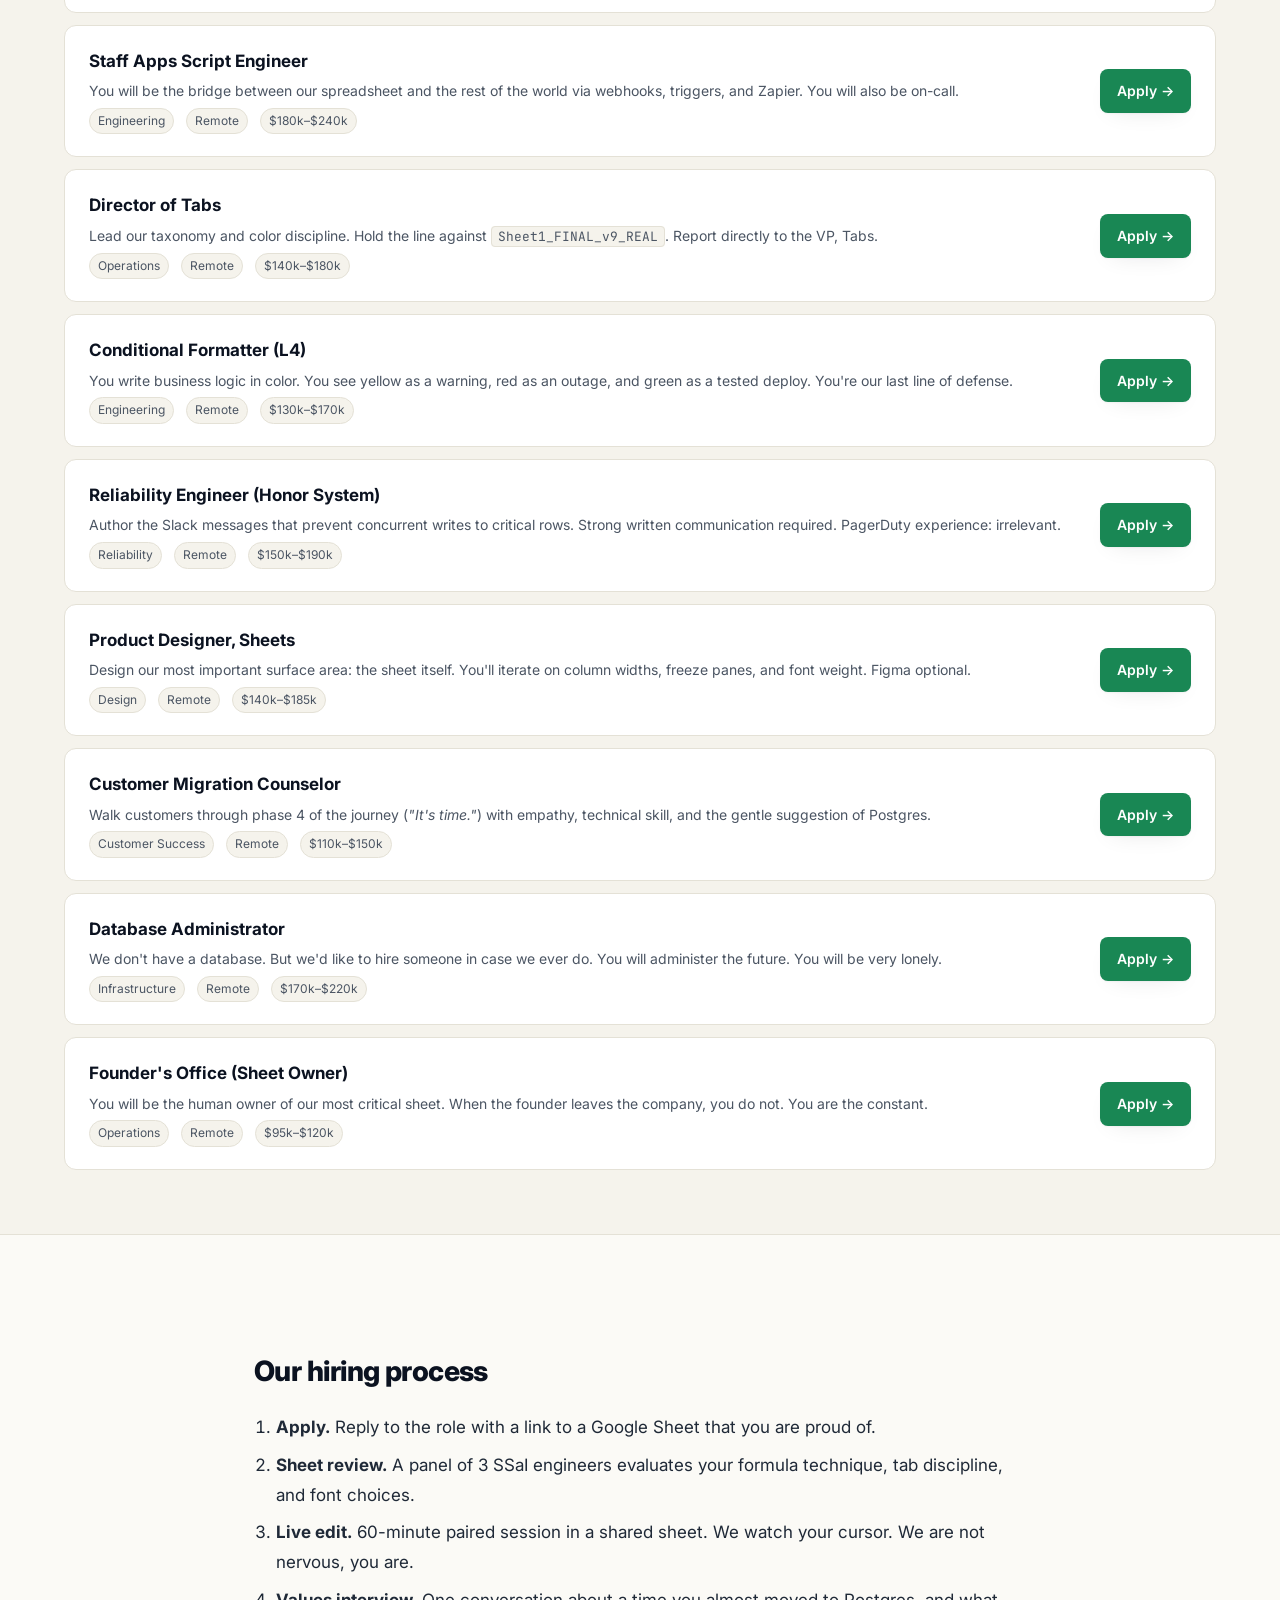
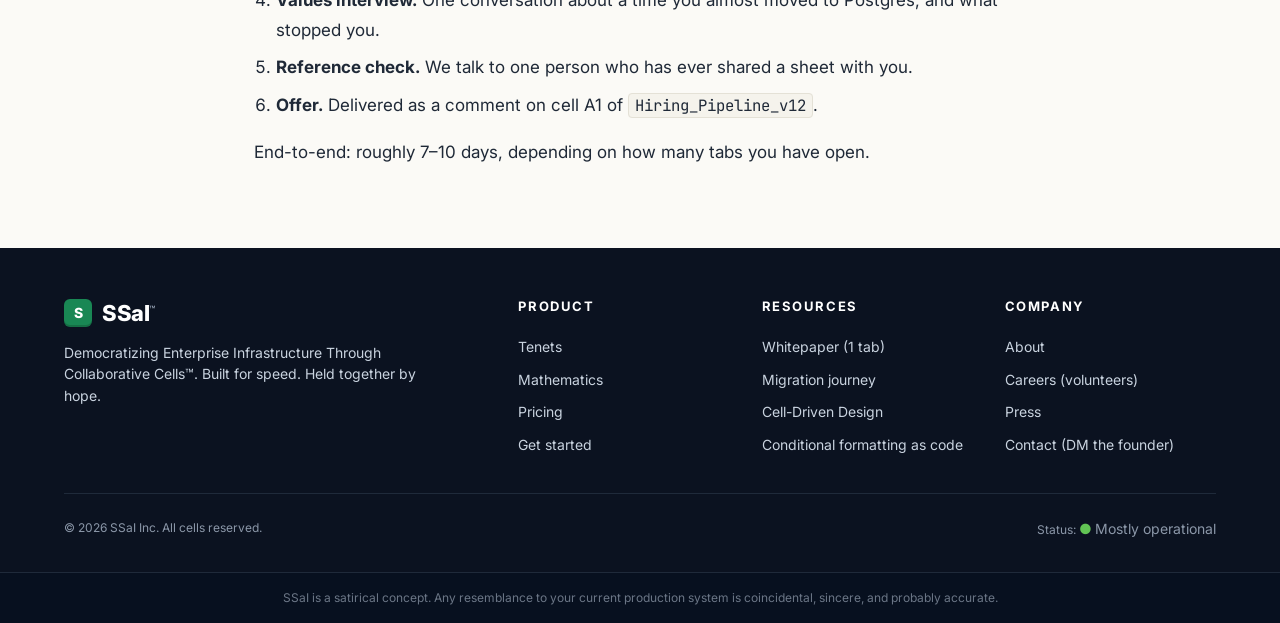
<file: careers.html>
<!doctype html>
<html lang="en">
<head>
<meta charset="utf-8" />
<meta name="viewport" content="width=device-width, initial-scale=1" />
<title>Careers — SSaI™</title>
<meta name="description" content="Help us scale infrastructure that should not scale." />
<link rel="preconnect" href="https://fonts.googleapis.com" />
<link rel="preconnect" href="https://fonts.gstatic.com" crossorigin />
<link href="https://fonts.googleapis.com/css2?family=Inter:wght@400;500;600;700;800&family=JetBrains+Mono:wght@400;600&display=swap" rel="stylesheet" />
<link rel="stylesheet" href="styles.css" />
</head>
<body>

<header class="nav">
  <div class="container nav-inner">
    <a href="index.html" class="brand"><span class="brand-mark">S</span><span>SSaI<sup>™</sup></span></a>
    <nav class="nav-links">
      <a href="index.html#tenets">Tenets</a>
      <a href="index.html#math">Mathematics</a>
      <a href="index.html#journey">Journey</a>
      <a href="index.html#pricing">Pricing</a>
      <a href="get-started.html" class="btn btn-primary">Get started →</a>
    </nav>
  </div>
</header>

<section class="page-hero hero-grid">
  <div class="container">
    <div class="crumbs"><a href="index.html">Home</a><span>›</span>Careers</div>
    <span class="eyebrow"><span class="dot"></span> We're hiring (volunteers)</span>
    <h1>Help us scale infrastructure<br/>that <span style="color:var(--green-700)">should not scale.</span></h1>
    <p class="sub">We're a small team of cell artisans, formula architects, and people who genuinely enjoy `=ARRAYFORMULA`. Equity is denominated in row count. Vesting happens when you stop editing.</p>
    <div class="hero-cta">
      <a href="#open-roles" class="btn btn-primary">See open roles ↓</a>
      <a href="#perks" class="btn btn-ghost">Why us?</a>
    </div>
  </div>
</section>

<section class="tight" id="perks">
  <div class="container">
    <div class="section-head">
      <span class="kicker">Why SSaI</span>
      <h2>Benefits that align with the architecture.</h2>
    </div>
    <div class="perks-grid">
      <div class="perk"><div class="ico">🌴</div><h4>Unlimited PTO</h4><p>Because we have no system to track PTO. Just don't be in the sheet.</p></div>
      <div class="perk"><div class="ico">🏥</div><h4>Health insurance</h4><p>Real, comprehensive coverage. Our copay structure lives in a tab called <code>Benefits_v8</code>.</p></div>
      <div class="perk"><div class="ico">🏠</div><h4>Fully remote</h4><p>Our office is the spreadsheet. You are already here.</p></div>
      <div class="perk"><div class="ico">💰</div><h4>Competitive comp</h4><p>Salary is set by formula. Range is visible to all employees. Negotiation is via comment thread.</p></div>
      <div class="perk"><div class="ico">📈</div><h4>Equity in cells</h4><p>Each employee gets a personally-owned range of B2:B400. Liquidity event TBD.</p></div>
      <div class="perk"><div class="ico">🧘</div><h4>Mental health stipend</h4><p>$2,400/yr. Most employees use it after the quarterly migration journey.</p></div>
    </div>
  </div>
</section>

<section class="tight" id="open-roles" style="background: var(--paper-2); border-top: 1px solid var(--rule); border-bottom: 1px solid var(--rule);">
  <div class="container">
    <div class="section-head">
      <span class="kicker">Open positions</span>
      <h2>9 open roles. 0 require a CS degree.</h2>
      <p>All roles are remote, full-time, and require comfort with the phrase "it works on my sheet."</p>
    </div>

    <div class="role-list">
      <div class="role">
        <div>
          <h3>Senior Cell Engineer</h3>
          <p>Own our core grid. Write formulas that run in production. Touch row 482 only when you must.</p>
          <div class="meta"><span>Engineering</span><span>Remote</span><span>$160k–$210k</span></div>
        </div>
        <a href="contact.html" class="btn btn-primary">Apply →</a>
      </div>

      <div class="role">
        <div>
          <h3>Staff Apps Script Engineer</h3>
          <p>You will be the bridge between our spreadsheet and the rest of the world via webhooks, triggers, and Zapier. You will also be on-call.</p>
          <div class="meta"><span>Engineering</span><span>Remote</span><span>$180k–$240k</span></div>
        </div>
        <a href="contact.html" class="btn btn-primary">Apply →</a>
      </div>

      <div class="role">
        <div>
          <h3>Director of Tabs</h3>
          <p>Lead our taxonomy and color discipline. Hold the line against <code>Sheet1_FINAL_v9_REAL</code>. Report directly to the VP, Tabs.</p>
          <div class="meta"><span>Operations</span><span>Remote</span><span>$140k–$180k</span></div>
        </div>
        <a href="contact.html" class="btn btn-primary">Apply →</a>
      </div>

      <div class="role">
        <div>
          <h3>Conditional Formatter (L4)</h3>
          <p>You write business logic in color. You see yellow as a warning, red as an outage, and green as a tested deploy. You're our last line of defense.</p>
          <div class="meta"><span>Engineering</span><span>Remote</span><span>$130k–$170k</span></div>
        </div>
        <a href="contact.html" class="btn btn-primary">Apply →</a>
      </div>

      <div class="role">
        <div>
          <h3>Reliability Engineer (Honor System)</h3>
          <p>Author the Slack messages that prevent concurrent writes to critical rows. Strong written communication required. PagerDuty experience: irrelevant.</p>
          <div class="meta"><span>Reliability</span><span>Remote</span><span>$150k–$190k</span></div>
        </div>
        <a href="contact.html" class="btn btn-primary">Apply →</a>
      </div>

      <div class="role">
        <div>
          <h3>Product Designer, Sheets</h3>
          <p>Design our most important surface area: the sheet itself. You'll iterate on column widths, freeze panes, and font weight. Figma optional.</p>
          <div class="meta"><span>Design</span><span>Remote</span><span>$140k–$185k</span></div>
        </div>
        <a href="contact.html" class="btn btn-primary">Apply →</a>
      </div>

      <div class="role">
        <div>
          <h3>Customer Migration Counselor</h3>
          <p>Walk customers through phase 4 of the journey (<em>"It's time."</em>) with empathy, technical skill, and the gentle suggestion of Postgres.</p>
          <div class="meta"><span>Customer Success</span><span>Remote</span><span>$110k–$150k</span></div>
        </div>
        <a href="contact.html" class="btn btn-primary">Apply →</a>
      </div>

      <div class="role">
        <div>
          <h3>Database Administrator</h3>
          <p>We don't have a database. But we'd like to hire someone in case we ever do. You will administer the future. You will be very lonely.</p>
          <div class="meta"><span>Infrastructure</span><span>Remote</span><span>$170k–$220k</span></div>
        </div>
        <a href="contact.html" class="btn btn-primary">Apply →</a>
      </div>

      <div class="role">
        <div>
          <h3>Founder's Office (Sheet Owner)</h3>
          <p>You will be the human owner of our most critical sheet. When the founder leaves the company, you do not. You are the constant.</p>
          <div class="meta"><span>Operations</span><span>Remote</span><span>$95k–$120k</span></div>
        </div>
        <a href="contact.html" class="btn btn-primary">Apply →</a>
      </div>
    </div>
  </div>
</section>

<section class="tight">
  <div class="container-narrow prose">
    <h2>Our hiring process</h2>
    <ol>
      <li><strong>Apply.</strong> Reply to the role with a link to a Google Sheet that you are proud of.</li>
      <li><strong>Sheet review.</strong> A panel of 3 SSaI engineers evaluates your formula technique, tab discipline, and font choices.</li>
      <li><strong>Live edit.</strong> 60-minute paired session in a shared sheet. We watch your cursor. We are not nervous, you are.</li>
      <li><strong>Values interview.</strong> One conversation about a time you almost moved to Postgres, and what stopped you.</li>
      <li><strong>Reference check.</strong> We talk to one person who has ever shared a sheet with you.</li>
      <li><strong>Offer.</strong> Delivered as a comment on cell A1 of <code>Hiring_Pipeline_v12</code>.</li>
    </ol>
    <p>End-to-end: roughly 7–10 days, depending on how many tabs you have open.</p>
  </div>
</section>

<footer>
  <div class="container">
    <div class="foot-grid">
      <div>
        <div class="brand" style="color:white;"><span class="brand-mark">S</span><span style="color:white;">SSaI<sup style="color:#8b97a8;">™</sup></span></div>
        <p style="max-width: 360px; margin-top: 12px; font-size: 14px;">Democratizing Enterprise Infrastructure Through Collaborative Cells™. Built for speed. Held together by hope.</p>
      </div>
      <div><h5>Product</h5><ul><li><a href="index.html#tenets">Tenets</a></li><li><a href="index.html#math">Mathematics</a></li><li><a href="index.html#pricing">Pricing</a></li><li><a href="get-started.html">Get started</a></li></ul></div>
      <div><h5>Resources</h5><ul><li><a href="whitepaper.html">Whitepaper (1 tab)</a></li><li><a href="index.html#journey">Migration journey</a></li><li><a href="cell-driven-design.html">Cell-Driven Design</a></li><li><a href="conditional-formatting-as-code.html">Conditional formatting as code</a></li></ul></div>
      <div><h5>Company</h5><ul><li><a href="about.html">About</a></li><li><a href="careers.html">Careers (volunteers)</a></li><li><a href="press.html">Press</a></li><li><a href="contact.html">Contact (DM the founder)</a></li></ul></div>
    </div>
    <div class="foot-meta">
      <span>© 2026 SSaI Inc. All cells reserved.</span>
      <span>Status: <a href="status.html" style="color:#61c454;">●</a> <a href="status.html">Mostly operational</a></span>
    </div>
  </div>
</footer>
<div class="disclaim">SSaI is a satirical concept. Any resemblance to your current production system is coincidental, sincere, and probably accurate.</div>

</body>
</html>
</file>
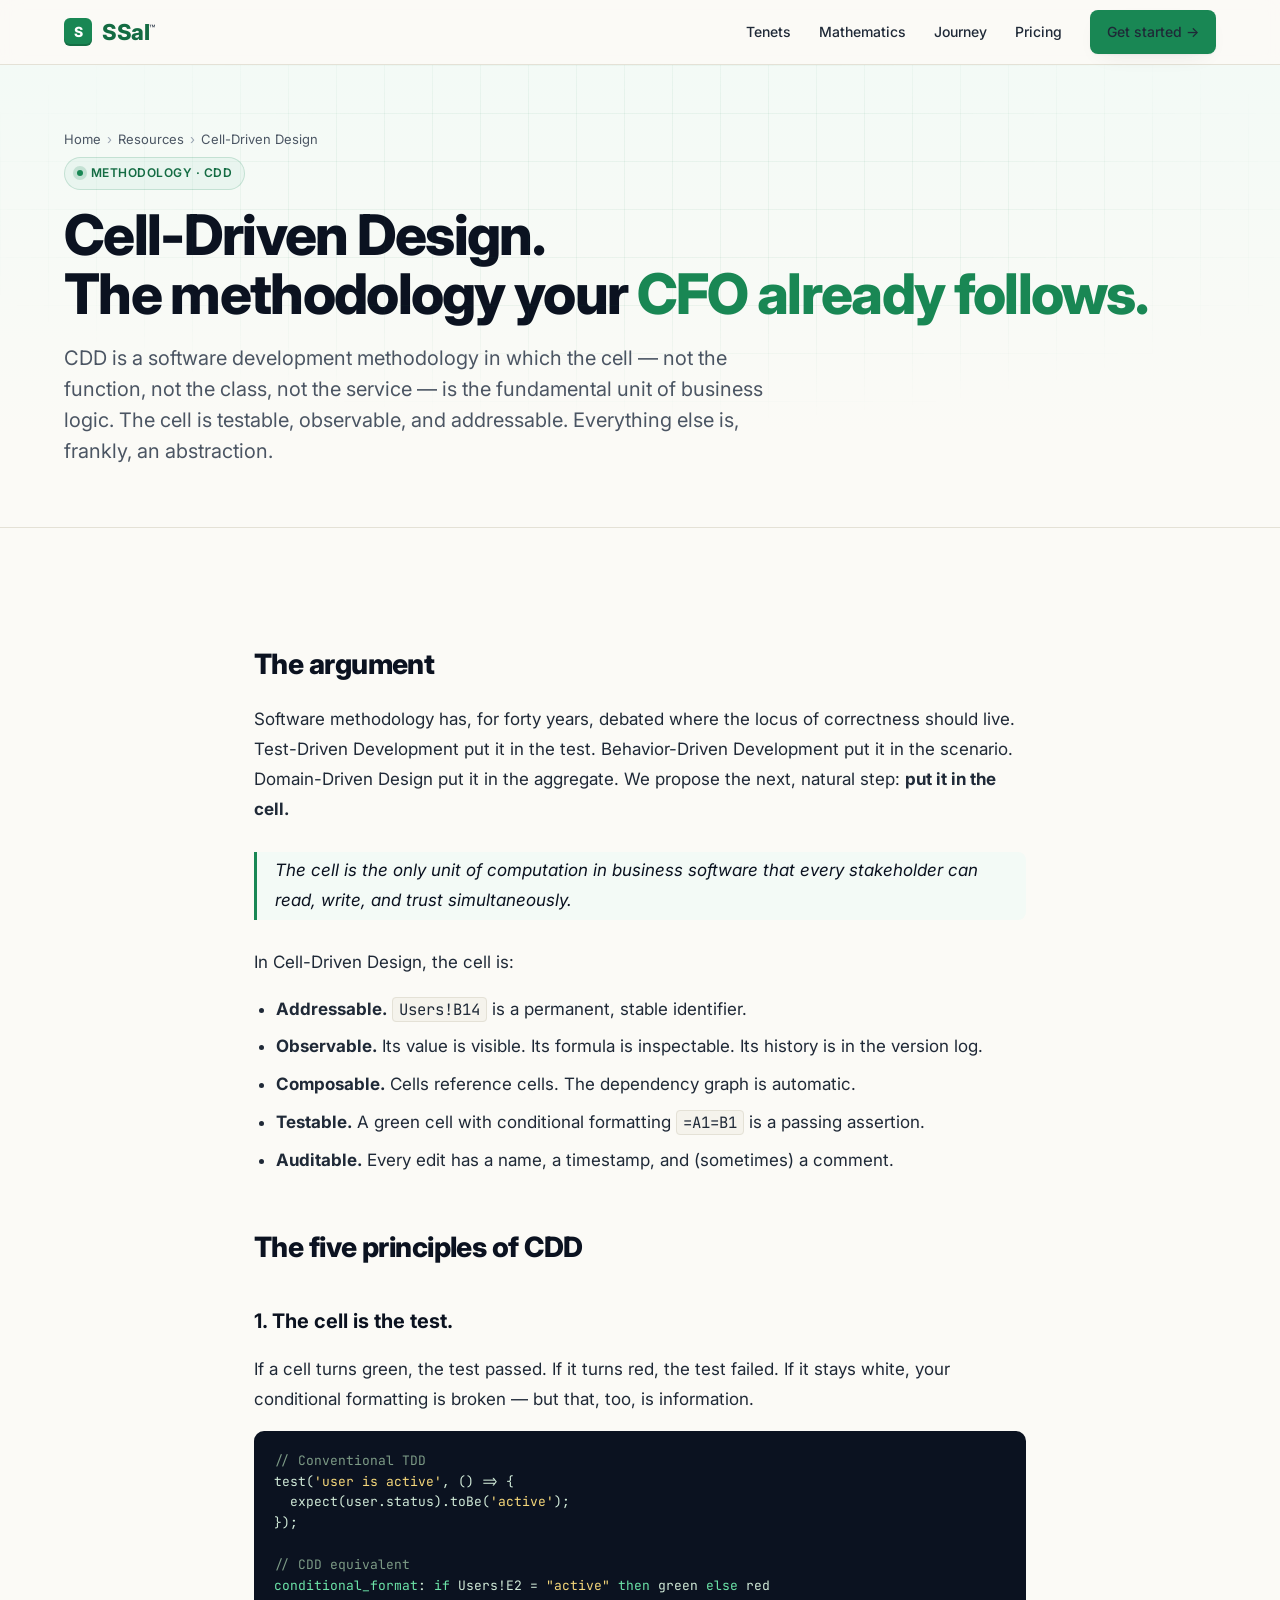
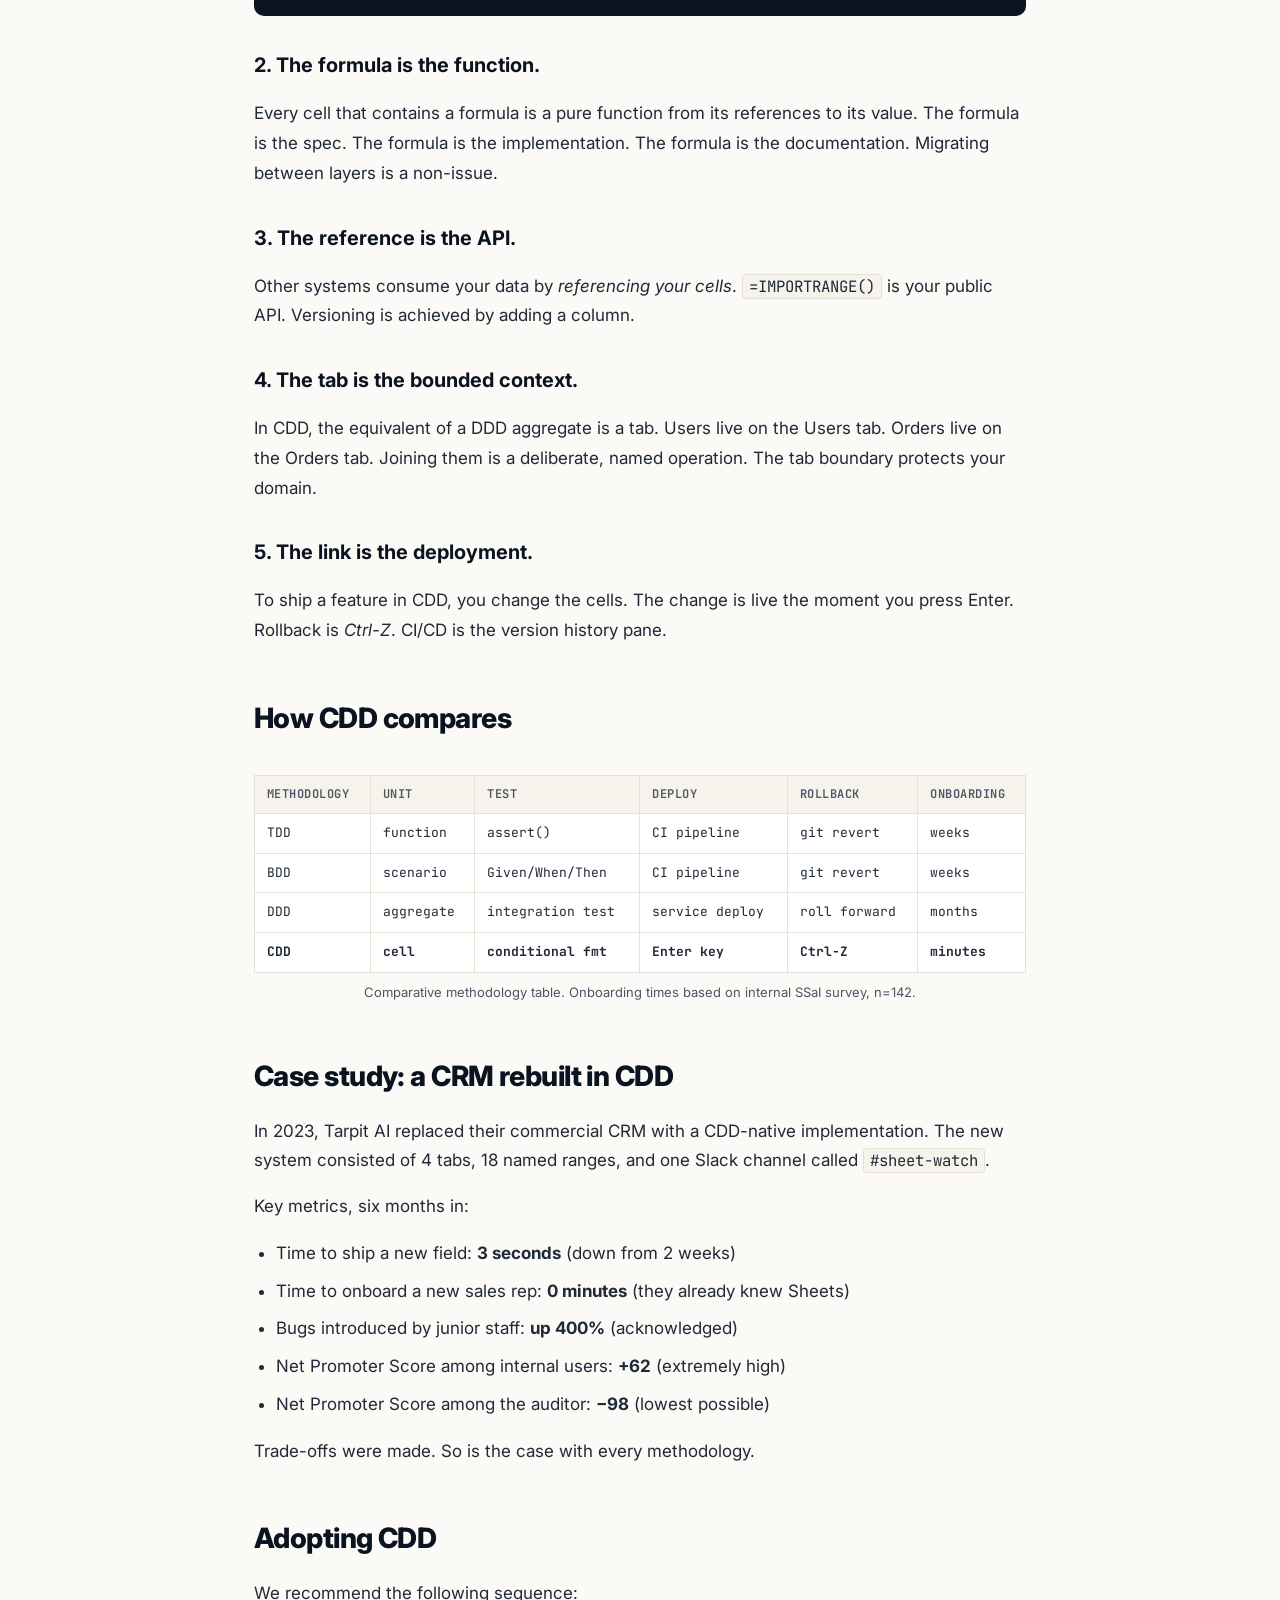
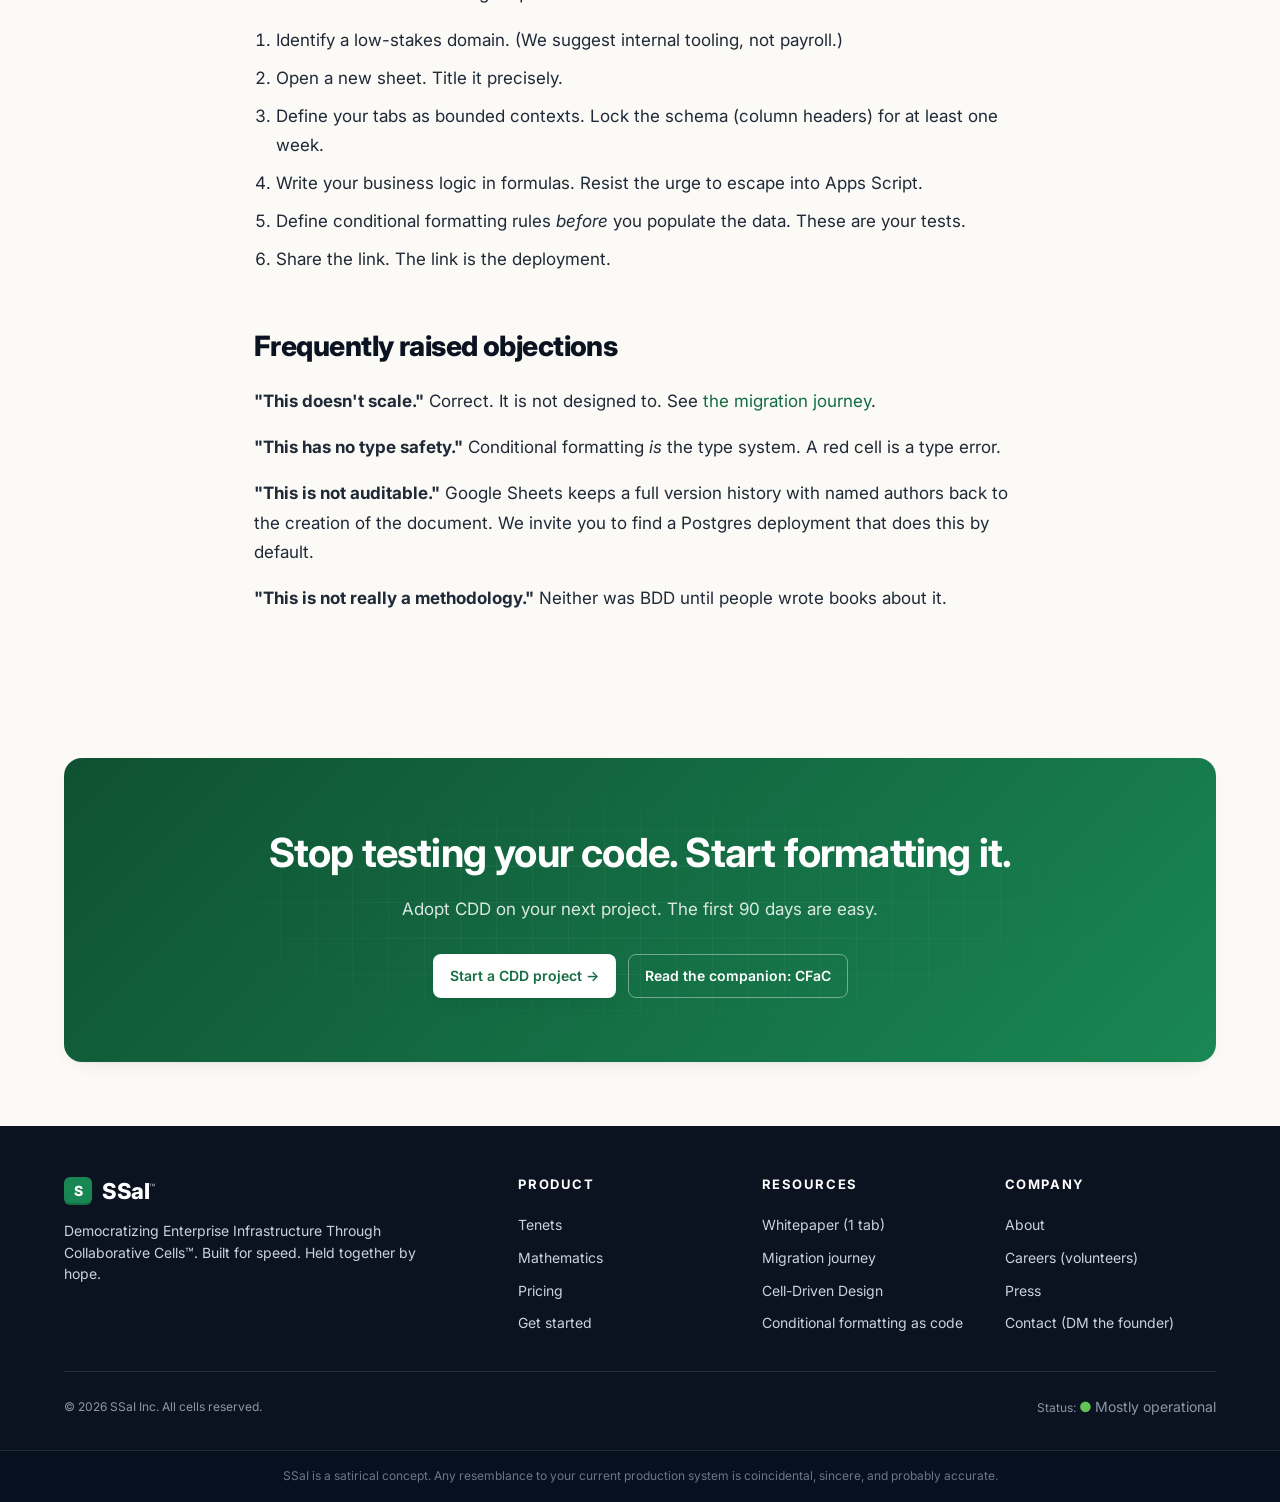
<file: cell-driven-design.html>
<!doctype html>
<html lang="en">
<head>
<meta charset="utf-8" />
<meta name="viewport" content="width=device-width, initial-scale=1" />
<title>Cell-Driven Design (CDD) — SSaI™</title>
<meta name="description" content="The methodology that replaces TDD, BDD, and DDD with conditional formatting and one shared link." />
<link rel="preconnect" href="https://fonts.googleapis.com" />
<link rel="preconnect" href="https://fonts.gstatic.com" crossorigin />
<link href="https://fonts.googleapis.com/css2?family=Inter:wght@400;500;600;700;800&family=JetBrains+Mono:wght@400;600&display=swap" rel="stylesheet" />
<link rel="stylesheet" href="styles.css" />
</head>
<body>

<header class="nav">
  <div class="container nav-inner">
    <a href="index.html" class="brand"><span class="brand-mark">S</span><span>SSaI<sup>™</sup></span></a>
    <nav class="nav-links">
      <a href="index.html#tenets">Tenets</a>
      <a href="index.html#math">Mathematics</a>
      <a href="index.html#journey">Journey</a>
      <a href="index.html#pricing">Pricing</a>
      <a href="get-started.html" class="btn btn-primary">Get started →</a>
    </nav>
  </div>
</header>

<section class="page-hero hero-grid">
  <div class="container">
    <div class="crumbs"><a href="index.html">Home</a><span>›</span>Resources<span>›</span>Cell-Driven Design</div>
    <span class="eyebrow"><span class="dot"></span> Methodology · CDD</span>
    <h1>Cell-Driven Design.<br/>The methodology your <span style="color:var(--green-700)">CFO already follows.</span></h1>
    <p class="sub">CDD is a software development methodology in which the cell — not the function, not the class, not the service — is the fundamental unit of business logic. The cell is testable, observable, and addressable. Everything else is, frankly, an abstraction.</p>
  </div>
</section>

<section class="tight">
  <div class="container-narrow prose">
    <h2>The argument</h2>
    <p>
      Software methodology has, for forty years, debated where the locus of correctness should live. Test-Driven Development put it in the test. Behavior-Driven Development put it in the scenario. Domain-Driven Design put it in the aggregate. We propose the next, natural step: <strong>put it in the cell.</strong>
    </p>
    <blockquote>The cell is the only unit of computation in business software that every stakeholder can read, write, and trust simultaneously.</blockquote>
    <p>
      In Cell-Driven Design, the cell is:
    </p>
    <ul>
      <li><strong>Addressable.</strong> <code>Users!B14</code> is a permanent, stable identifier.</li>
      <li><strong>Observable.</strong> Its value is visible. Its formula is inspectable. Its history is in the version log.</li>
      <li><strong>Composable.</strong> Cells reference cells. The dependency graph is automatic.</li>
      <li><strong>Testable.</strong> A green cell with conditional formatting <code>=A1=B1</code> is a passing assertion.</li>
      <li><strong>Auditable.</strong> Every edit has a name, a timestamp, and (sometimes) a comment.</li>
    </ul>

    <h2>The five principles of CDD</h2>

    <h3>1. The cell is the test.</h3>
    <p>If a cell turns green, the test passed. If it turns red, the test failed. If it stays white, your conditional formatting is broken — but that, too, is information.</p>
    <pre><span class="c">// Conventional TDD</span>
test(<span class="s">'user is active'</span>, () =&gt; {
  expect(user.status).toBe(<span class="s">'active'</span>);
});

<span class="c">// CDD equivalent</span>
<span class="k">conditional_format</span>: <span class="k">if</span> Users!E2 = <span class="s">"active"</span> <span class="k">then</span> green <span class="k">else</span> red</pre>

    <h3>2. The formula is the function.</h3>
    <p>Every cell that contains a formula is a pure function from its references to its value. The formula is the spec. The formula is the implementation. The formula is the documentation. Migrating between layers is a non-issue.</p>

    <h3>3. The reference is the API.</h3>
    <p>Other systems consume your data by <em>referencing your cells</em>. <code>=IMPORTRANGE()</code> is your public API. Versioning is achieved by adding a column.</p>

    <h3>4. The tab is the bounded context.</h3>
    <p>In CDD, the equivalent of a DDD aggregate is a tab. Users live on the Users tab. Orders live on the Orders tab. Joining them is a deliberate, named operation. The tab boundary protects your domain.</p>

    <h3>5. The link is the deployment.</h3>
    <p>To ship a feature in CDD, you change the cells. The change is live the moment you press Enter. Rollback is <em>Ctrl-Z</em>. CI/CD is the version history pane.</p>

    <h2>How CDD compares</h2>
    <figure>
      <table class="sheet" role="presentation">
        <thead>
          <tr><th>methodology</th><th>unit</th><th>test</th><th>deploy</th><th>rollback</th><th>onboarding</th></tr>
        </thead>
        <tbody>
          <tr><td>TDD</td><td>function</td><td>assert()</td><td>CI pipeline</td><td>git revert</td><td>weeks</td></tr>
          <tr><td>BDD</td><td>scenario</td><td>Given/When/Then</td><td>CI pipeline</td><td>git revert</td><td>weeks</td></tr>
          <tr><td>DDD</td><td>aggregate</td><td>integration test</td><td>service deploy</td><td>roll forward</td><td>months</td></tr>
          <tr><td><strong>CDD</strong></td><td><strong>cell</strong></td><td><strong>conditional fmt</strong></td><td><strong>Enter key</strong></td><td><strong>Ctrl-Z</strong></td><td><strong>minutes</strong></td></tr>
        </tbody>
      </table>
      <figcaption>Comparative methodology table. Onboarding times based on internal SSaI survey, n=142.</figcaption>
    </figure>

    <h2>Case study: a CRM rebuilt in CDD</h2>
    <p>
      In 2023, Tarpit AI replaced their commercial CRM with a CDD-native implementation. The new system consisted of 4 tabs, 18 named ranges, and one Slack channel called <code>#sheet-watch</code>.
    </p>
    <p>
      Key metrics, six months in:
    </p>
    <ul>
      <li>Time to ship a new field: <strong>3 seconds</strong> (down from 2 weeks)</li>
      <li>Time to onboard a new sales rep: <strong>0 minutes</strong> (they already knew Sheets)</li>
      <li>Bugs introduced by junior staff: <strong>up 400%</strong> (acknowledged)</li>
      <li>Net Promoter Score among internal users: <strong>+62</strong> (extremely high)</li>
      <li>Net Promoter Score among the auditor: <strong>−98</strong> (lowest possible)</li>
    </ul>
    <p>Trade-offs were made. So is the case with every methodology.</p>

    <h2>Adopting CDD</h2>
    <p>
      We recommend the following sequence:
    </p>
    <ol>
      <li>Identify a low-stakes domain. (We suggest internal tooling, not payroll.)</li>
      <li>Open a new sheet. Title it precisely.</li>
      <li>Define your tabs as bounded contexts. Lock the schema (column headers) for at least one week.</li>
      <li>Write your business logic in formulas. Resist the urge to escape into Apps Script.</li>
      <li>Define conditional formatting rules <em>before</em> you populate the data. These are your tests.</li>
      <li>Share the link. The link is the deployment.</li>
    </ol>

    <h2>Frequently raised objections</h2>
    <p><strong>"This doesn't scale."</strong> Correct. It is not designed to. See <a href="index.html#journey">the migration journey</a>.</p>
    <p><strong>"This has no type safety."</strong> Conditional formatting <em>is</em> the type system. A red cell is a type error.</p>
    <p><strong>"This is not auditable."</strong> Google Sheets keeps a full version history with named authors back to the creation of the document. We invite you to find a Postgres deployment that does this by default.</p>
    <p><strong>"This is not really a methodology."</strong> Neither was BDD until people wrote books about it.</p>
  </div>
</section>

<section class="tight">
  <div class="container">
    <div class="cta">
      <h2>Stop testing your code. Start formatting it.</h2>
      <p>Adopt CDD on your next project. The first 90 days are easy.</p>
      <div class="hero-cta" style="justify-content:center;">
        <a href="get-started.html" class="btn btn-primary">Start a CDD project →</a>
        <a href="conditional-formatting-as-code.html" class="btn btn-ghost">Read the companion: CFaC</a>
      </div>
    </div>
  </div>
</section>

<footer>
  <div class="container">
    <div class="foot-grid">
      <div>
        <div class="brand" style="color:white;"><span class="brand-mark">S</span><span style="color:white;">SSaI<sup style="color:#8b97a8;">™</sup></span></div>
        <p style="max-width: 360px; margin-top: 12px; font-size: 14px;">Democratizing Enterprise Infrastructure Through Collaborative Cells™. Built for speed. Held together by hope.</p>
      </div>
      <div><h5>Product</h5><ul><li><a href="index.html#tenets">Tenets</a></li><li><a href="index.html#math">Mathematics</a></li><li><a href="index.html#pricing">Pricing</a></li><li><a href="get-started.html">Get started</a></li></ul></div>
      <div><h5>Resources</h5><ul><li><a href="whitepaper.html">Whitepaper (1 tab)</a></li><li><a href="index.html#journey">Migration journey</a></li><li><a href="cell-driven-design.html">Cell-Driven Design</a></li><li><a href="conditional-formatting-as-code.html">Conditional formatting as code</a></li></ul></div>
      <div><h5>Company</h5><ul><li><a href="about.html">About</a></li><li><a href="careers.html">Careers (volunteers)</a></li><li><a href="press.html">Press</a></li><li><a href="contact.html">Contact (DM the founder)</a></li></ul></div>
    </div>
    <div class="foot-meta">
      <span>© 2026 SSaI Inc. All cells reserved.</span>
      <span>Status: <a href="status.html" style="color:#61c454;">●</a> <a href="status.html">Mostly operational</a></span>
    </div>
  </div>
</footer>
<div class="disclaim">SSaI is a satirical concept. Any resemblance to your current production system is coincidental, sincere, and probably accurate.</div>

</body>
</html>
</file>
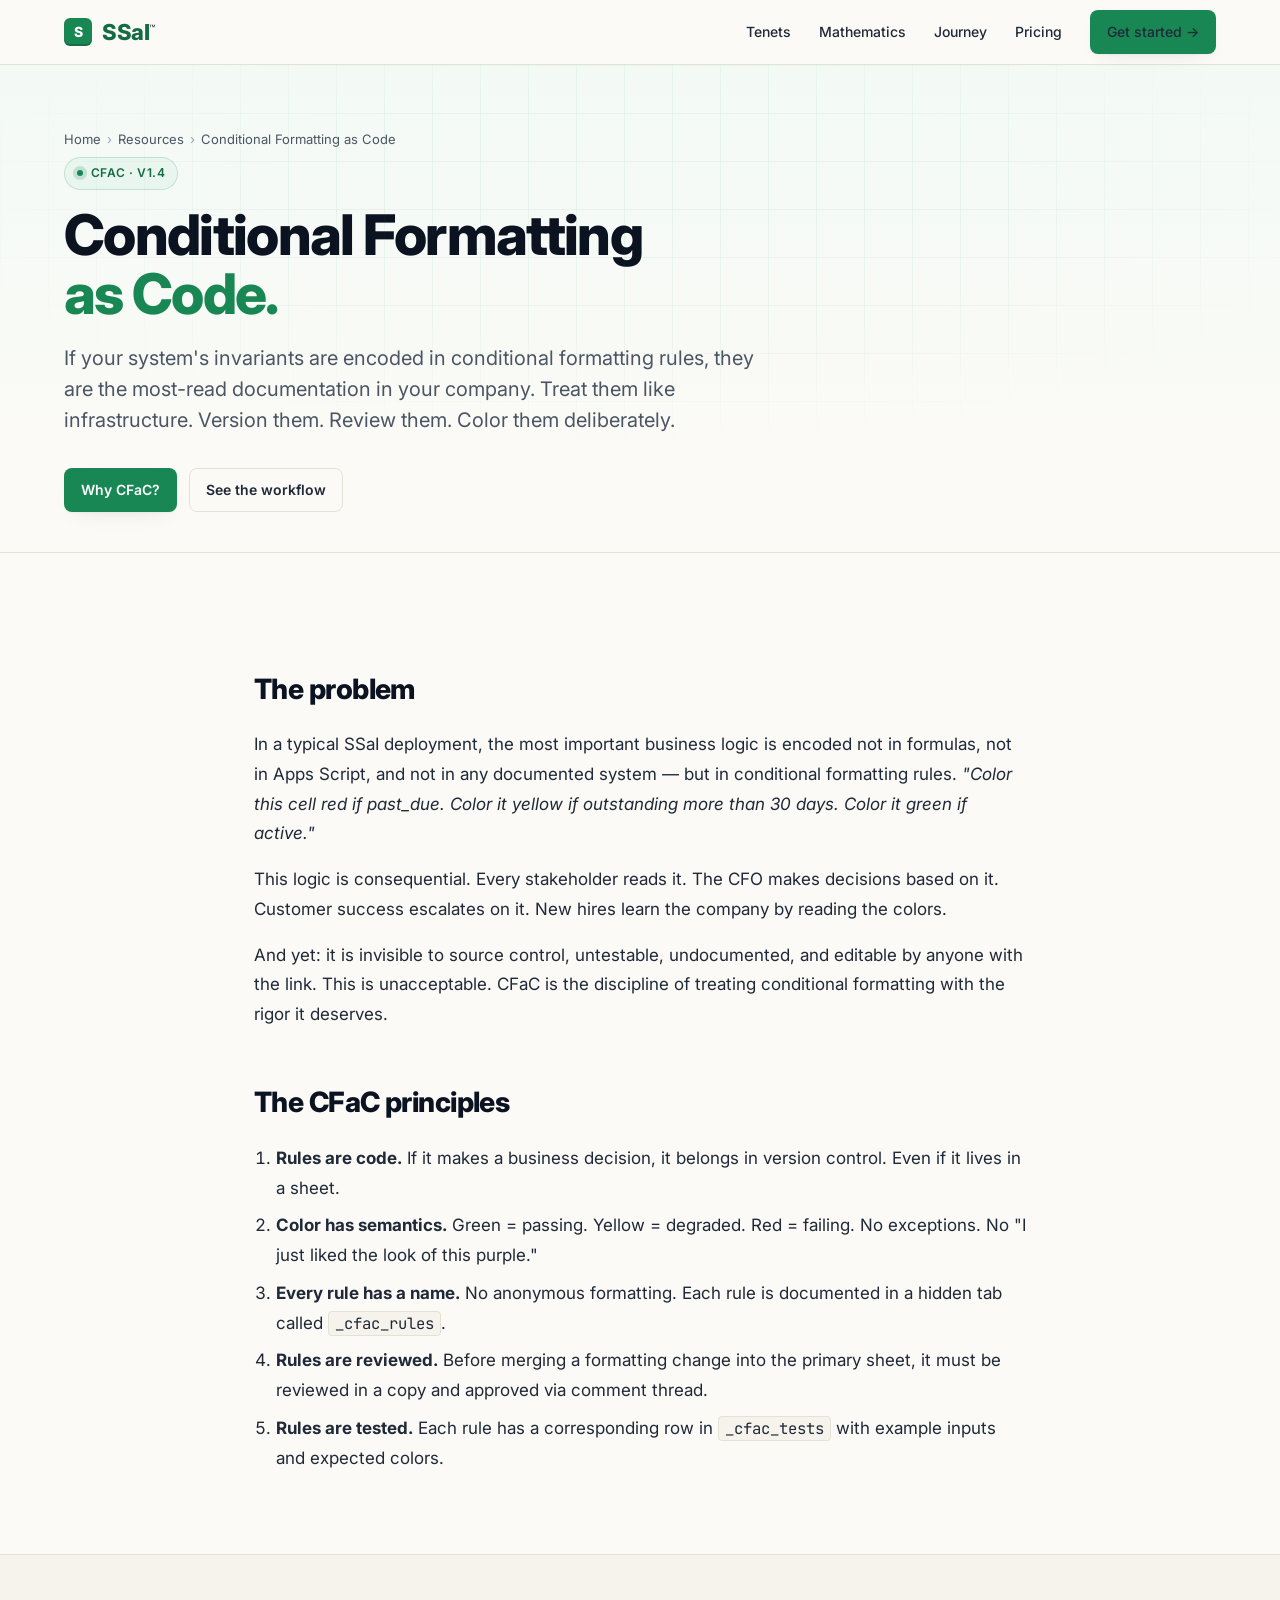
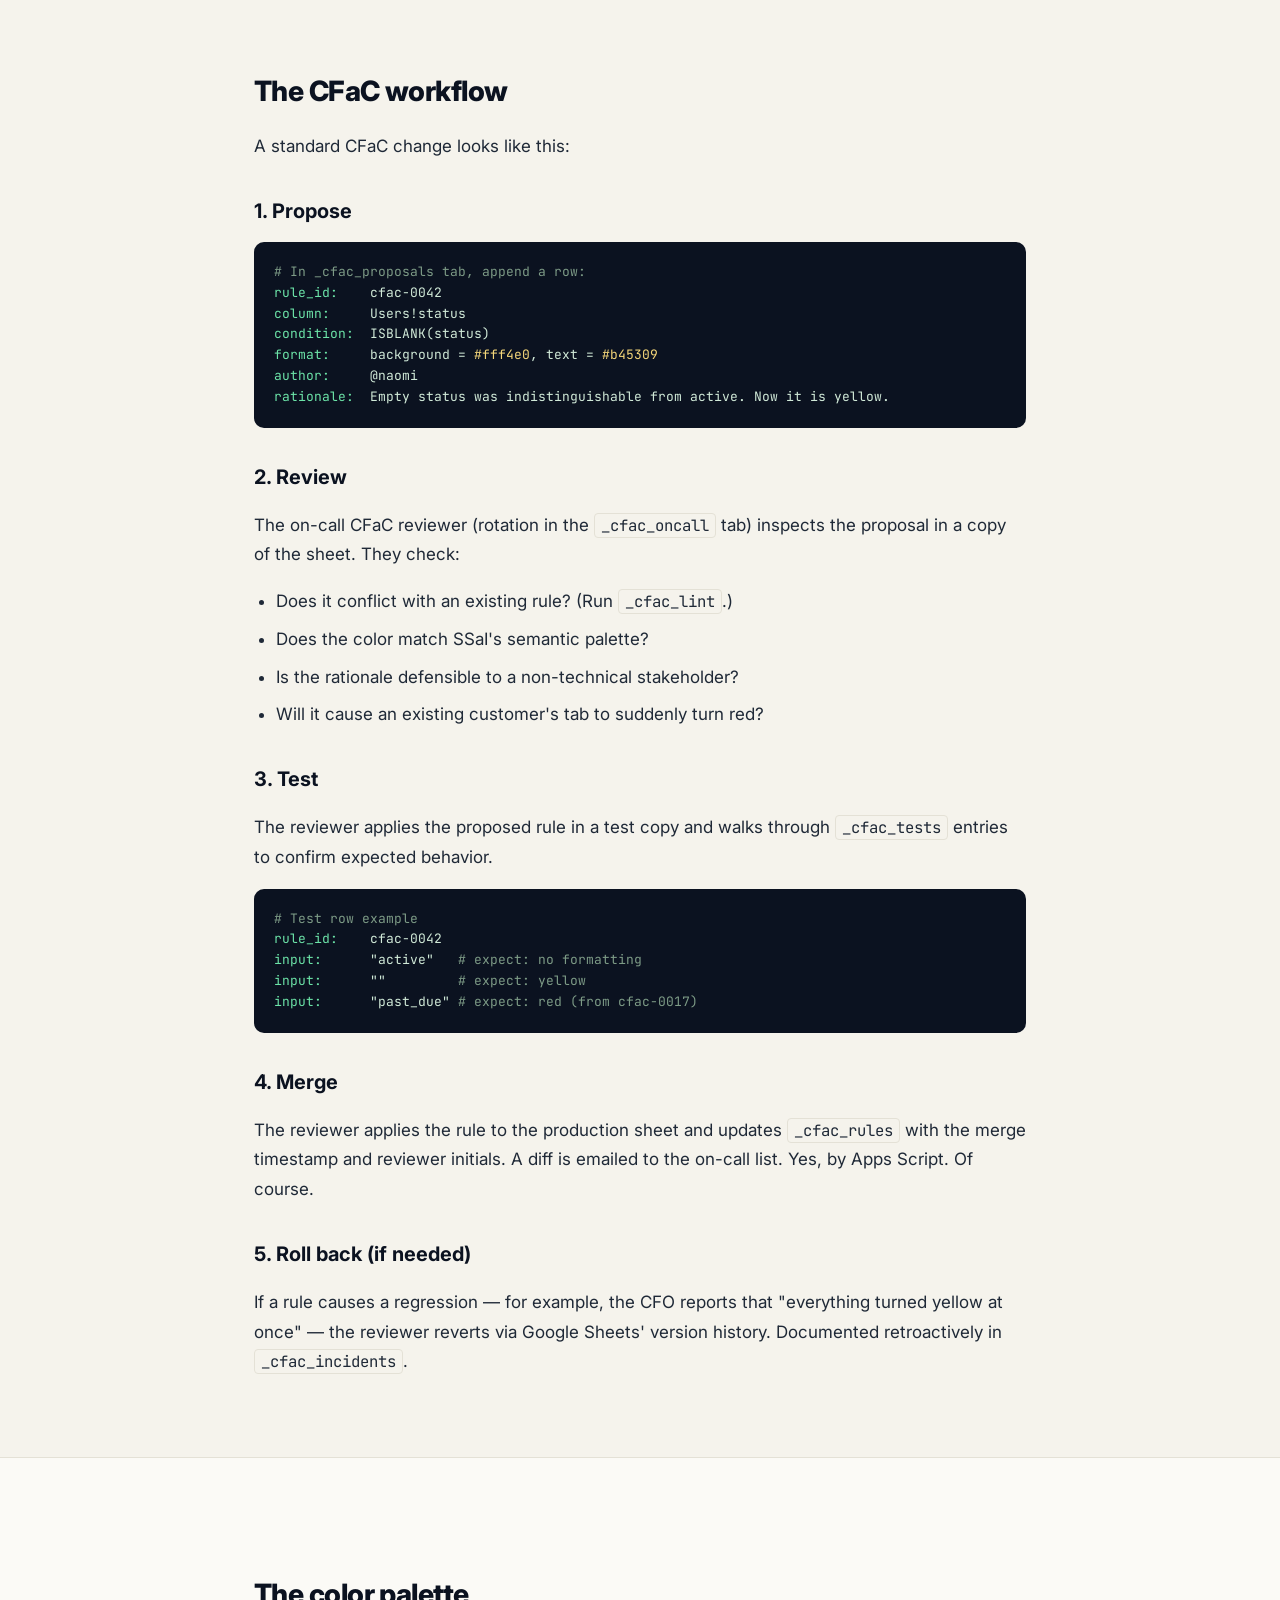
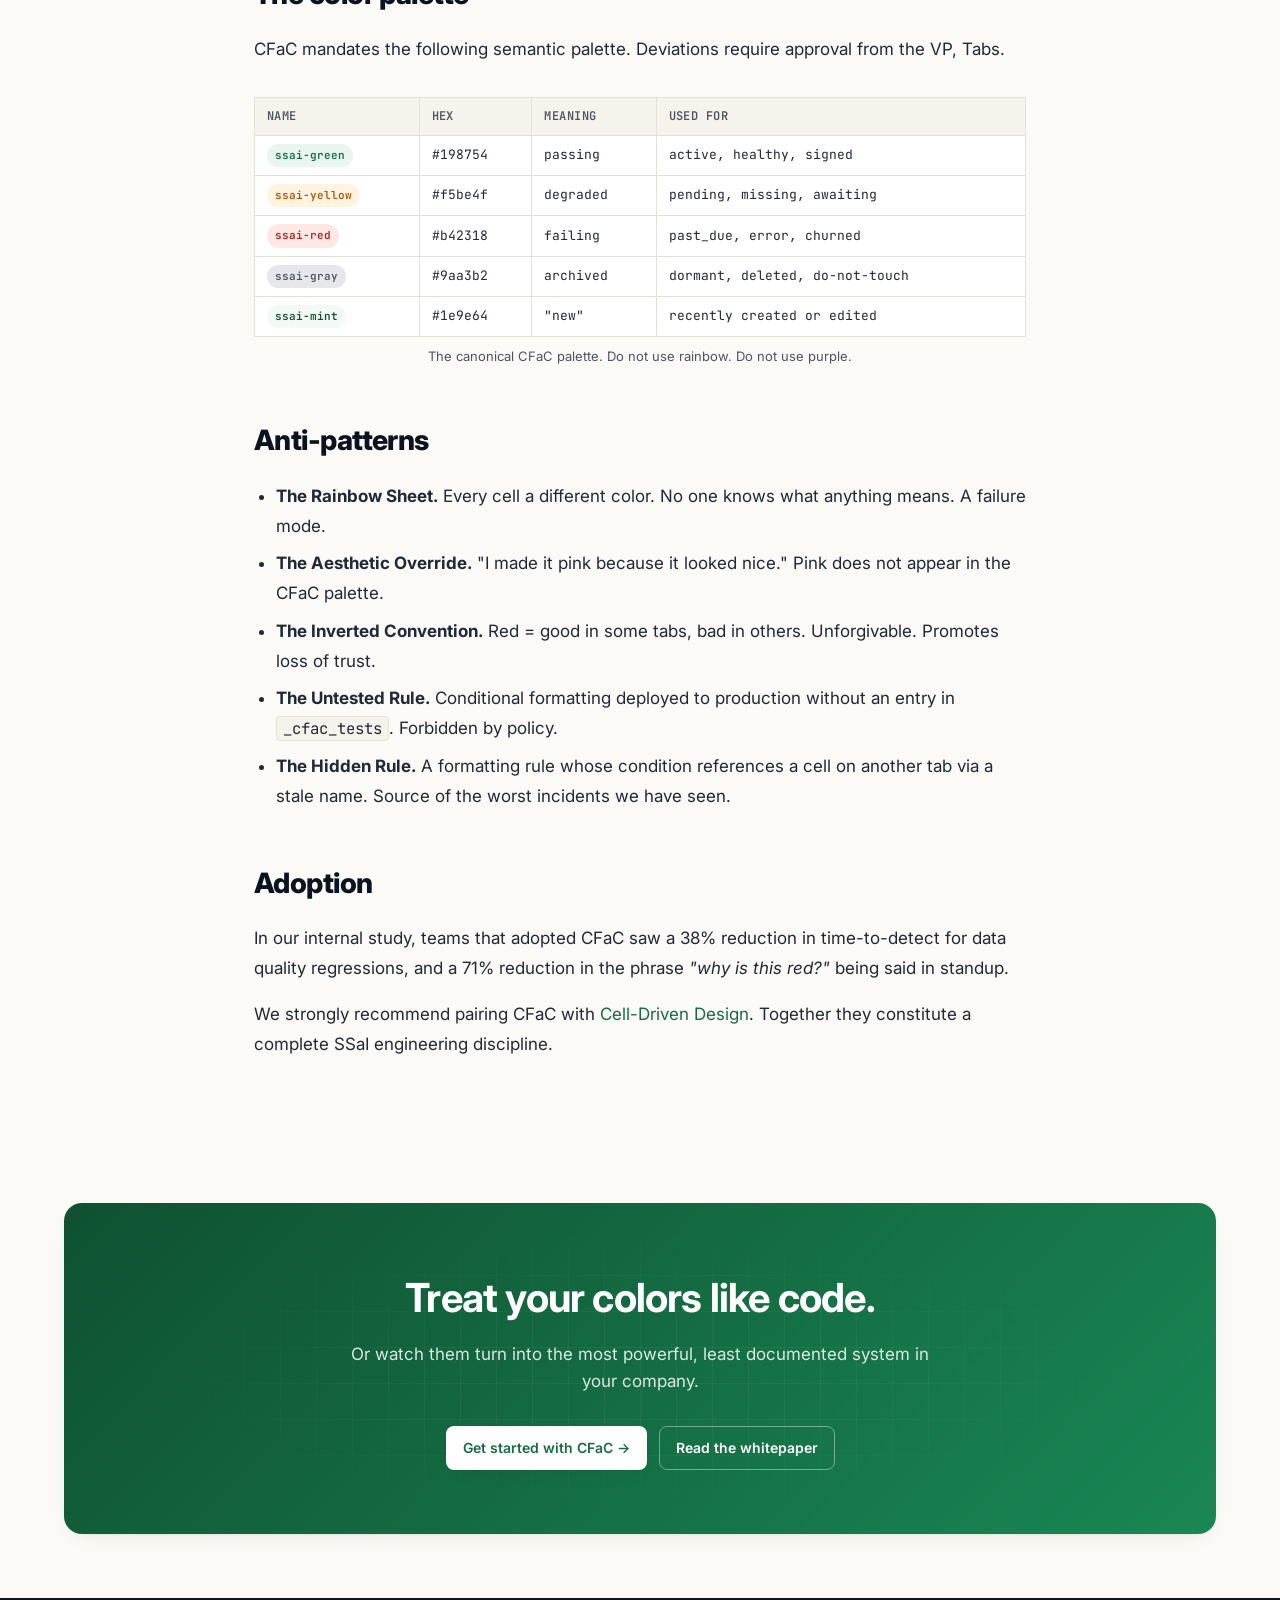
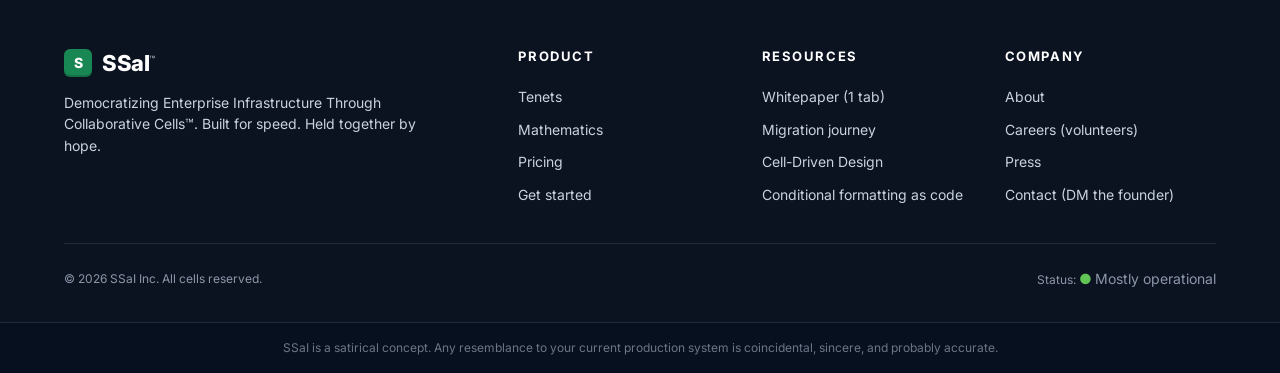
<file: conditional-formatting-as-code.html>
<!doctype html>
<html lang="en">
<head>
<meta charset="utf-8" />
<meta name="viewport" content="width=device-width, initial-scale=1" />
<title>Conditional Formatting as Code (CFaC) — SSaI™</title>
<meta name="description" content="Infrastructure-as-Code, but worse, and somehow more honest." />
<link rel="preconnect" href="https://fonts.googleapis.com" />
<link rel="preconnect" href="https://fonts.gstatic.com" crossorigin />
<link href="https://fonts.googleapis.com/css2?family=Inter:wght@400;500;600;700;800&family=JetBrains+Mono:wght@400;600&display=swap" rel="stylesheet" />
<link rel="stylesheet" href="styles.css" />
</head>
<body>

<header class="nav">
  <div class="container nav-inner">
    <a href="index.html" class="brand"><span class="brand-mark">S</span><span>SSaI<sup>™</sup></span></a>
    <nav class="nav-links">
      <a href="index.html#tenets">Tenets</a>
      <a href="index.html#math">Mathematics</a>
      <a href="index.html#journey">Journey</a>
      <a href="index.html#pricing">Pricing</a>
      <a href="get-started.html" class="btn btn-primary">Get started →</a>
    </nav>
  </div>
</header>

<section class="page-hero hero-grid">
  <div class="container">
    <div class="crumbs"><a href="index.html">Home</a><span>›</span>Resources<span>›</span>Conditional Formatting as Code</div>
    <span class="eyebrow"><span class="dot"></span> CFaC · v1.4</span>
    <h1>Conditional Formatting<br/><span style="color:var(--green-700)">as Code.</span></h1>
    <p class="sub">If your system's invariants are encoded in conditional formatting rules, they are the most-read documentation in your company. Treat them like infrastructure. Version them. Review them. Color them deliberately.</p>
    <div class="hero-cta">
      <a href="#why" class="btn btn-primary">Why CFaC?</a>
      <a href="#workflow" class="btn btn-ghost">See the workflow</a>
    </div>
  </div>
</section>

<section class="tight" id="why">
  <div class="container-narrow prose">
    <h2>The problem</h2>
    <p>
      In a typical SSaI deployment, the most important business logic is encoded not in formulas, not in Apps Script, and not in any documented system — but in conditional formatting rules. <em>"Color this cell red if past_due. Color it yellow if outstanding more than 30 days. Color it green if active."</em>
    </p>
    <p>
      This logic is consequential. Every stakeholder reads it. The CFO makes decisions based on it. Customer success escalates on it. New hires learn the company by reading the colors.
    </p>
    <p>
      And yet: it is invisible to source control, untestable, undocumented, and editable by anyone with the link. This is unacceptable. CFaC is the discipline of treating conditional formatting with the rigor it deserves.
    </p>

    <h2>The CFaC principles</h2>
    <ol>
      <li><strong>Rules are code.</strong> If it makes a business decision, it belongs in version control. Even if it lives in a sheet.</li>
      <li><strong>Color has semantics.</strong> Green = passing. Yellow = degraded. Red = failing. No exceptions. No "I just liked the look of this purple."</li>
      <li><strong>Every rule has a name.</strong> No anonymous formatting. Each rule is documented in a hidden tab called <code>_cfac_rules</code>.</li>
      <li><strong>Rules are reviewed.</strong> Before merging a formatting change into the primary sheet, it must be reviewed in a copy and approved via comment thread.</li>
      <li><strong>Rules are tested.</strong> Each rule has a corresponding row in <code>_cfac_tests</code> with example inputs and expected colors.</li>
    </ol>
  </div>
</section>

<section class="tight" id="workflow" style="background: var(--paper-2); border-top: 1px solid var(--rule); border-bottom: 1px solid var(--rule);">
  <div class="container-narrow prose">
    <h2>The CFaC workflow</h2>
    <p>A standard CFaC change looks like this:</p>

    <h3>1. Propose</h3>
    <pre><span class="c"># In _cfac_proposals tab, append a row:</span>
<span class="k">rule_id:</span>    cfac-0042
<span class="k">column:</span>     Users!status
<span class="k">condition:</span>  ISBLANK(status)
<span class="k">format:</span>     background = <span class="s">#fff4e0</span>, text = <span class="s">#b45309</span>
<span class="k">author:</span>     @naomi
<span class="k">rationale:</span>  Empty status was indistinguishable from active. Now it is yellow.</pre>

    <h3>2. Review</h3>
    <p>The on-call CFaC reviewer (rotation in the <code>_cfac_oncall</code> tab) inspects the proposal in a copy of the sheet. They check:</p>
    <ul>
      <li>Does it conflict with an existing rule? (Run <code>_cfac_lint</code>.)</li>
      <li>Does the color match SSaI's semantic palette?</li>
      <li>Is the rationale defensible to a non-technical stakeholder?</li>
      <li>Will it cause an existing customer's tab to suddenly turn red?</li>
    </ul>

    <h3>3. Test</h3>
    <p>The reviewer applies the proposed rule in a test copy and walks through <code>_cfac_tests</code> entries to confirm expected behavior.</p>
    <pre><span class="c"># Test row example</span>
<span class="k">rule_id:</span>    cfac-0042
<span class="k">input:</span>      "active"   <span class="c"># expect: no formatting</span>
<span class="k">input:</span>      ""         <span class="c"># expect: yellow</span>
<span class="k">input:</span>      "past_due" <span class="c"># expect: red (from cfac-0017)</span></pre>

    <h3>4. Merge</h3>
    <p>The reviewer applies the rule to the production sheet and updates <code>_cfac_rules</code> with the merge timestamp and reviewer initials. A diff is emailed to the on-call list. Yes, by Apps Script. Of course.</p>

    <h3>5. Roll back (if needed)</h3>
    <p>If a rule causes a regression — for example, the CFO reports that "everything turned yellow at once" — the reviewer reverts via Google Sheets' version history. Documented retroactively in <code>_cfac_incidents</code>.</p>
  </div>
</section>

<section class="tight">
  <div class="container-narrow prose">
    <h2>The color palette</h2>
    <p>CFaC mandates the following semantic palette. Deviations require approval from the VP, Tabs.</p>
    <figure>
      <table class="sheet" role="presentation">
        <thead><tr><th>name</th><th>hex</th><th>meaning</th><th>used for</th></tr></thead>
        <tbody>
          <tr><td><span class="badge ok" style="background:#e9f5ef;">ssai-green</span></td><td>#198754</td><td>passing</td><td>active, healthy, signed</td></tr>
          <tr><td><span class="badge warn" style="background:#fff4e0;">ssai-yellow</span></td><td>#f5be4f</td><td>degraded</td><td>pending, missing, awaiting</td></tr>
          <tr><td><span class="badge bad" style="background:#fde8e6;">ssai-red</span></td><td>#b42318</td><td>failing</td><td>past_due, error, churned</td></tr>
          <tr><td><span class="badge" style="background:#e5e7eb; color:#4b5563;">ssai-gray</span></td><td>#9aa3b2</td><td>archived</td><td>dormant, deleted, do-not-touch</td></tr>
          <tr><td><span class="badge" style="background:#f3faf6; color:#0f5132;">ssai-mint</span></td><td>#1e9e64</td><td>"new"</td><td>recently created or edited</td></tr>
        </tbody>
      </table>
      <figcaption>The canonical CFaC palette. Do not use rainbow. Do not use purple.</figcaption>
    </figure>

    <h2>Anti-patterns</h2>
    <ul>
      <li><strong>The Rainbow Sheet.</strong> Every cell a different color. No one knows what anything means. A failure mode.</li>
      <li><strong>The Aesthetic Override.</strong> "I made it pink because it looked nice." Pink does not appear in the CFaC palette.</li>
      <li><strong>The Inverted Convention.</strong> Red = good in some tabs, bad in others. Unforgivable. Promotes loss of trust.</li>
      <li><strong>The Untested Rule.</strong> Conditional formatting deployed to production without an entry in <code>_cfac_tests</code>. Forbidden by policy.</li>
      <li><strong>The Hidden Rule.</strong> A formatting rule whose condition references a cell on another tab via a stale name. Source of the worst incidents we have seen.</li>
    </ul>

    <h2>Adoption</h2>
    <p>
      In our internal study, teams that adopted CFaC saw a 38% reduction in time-to-detect for data quality regressions, and a 71% reduction in the phrase <em>"why is this red?"</em> being said in standup.
    </p>
    <p>
      We strongly recommend pairing CFaC with <a href="cell-driven-design.html">Cell-Driven Design</a>. Together they constitute a complete SSaI engineering discipline.
    </p>
  </div>
</section>

<section class="tight">
  <div class="container">
    <div class="cta">
      <h2>Treat your colors like code.</h2>
      <p>Or watch them turn into the most powerful, least documented system in your company.</p>
      <div class="hero-cta" style="justify-content:center;">
        <a href="get-started.html" class="btn btn-primary">Get started with CFaC →</a>
        <a href="whitepaper.html" class="btn btn-ghost">Read the whitepaper</a>
      </div>
    </div>
  </div>
</section>

<footer>
  <div class="container">
    <div class="foot-grid">
      <div>
        <div class="brand" style="color:white;"><span class="brand-mark">S</span><span style="color:white;">SSaI<sup style="color:#8b97a8;">™</sup></span></div>
        <p style="max-width: 360px; margin-top: 12px; font-size: 14px;">Democratizing Enterprise Infrastructure Through Collaborative Cells™. Built for speed. Held together by hope.</p>
      </div>
      <div><h5>Product</h5><ul><li><a href="index.html#tenets">Tenets</a></li><li><a href="index.html#math">Mathematics</a></li><li><a href="index.html#pricing">Pricing</a></li><li><a href="get-started.html">Get started</a></li></ul></div>
      <div><h5>Resources</h5><ul><li><a href="whitepaper.html">Whitepaper (1 tab)</a></li><li><a href="index.html#journey">Migration journey</a></li><li><a href="cell-driven-design.html">Cell-Driven Design</a></li><li><a href="conditional-formatting-as-code.html">Conditional formatting as code</a></li></ul></div>
      <div><h5>Company</h5><ul><li><a href="about.html">About</a></li><li><a href="careers.html">Careers (volunteers)</a></li><li><a href="press.html">Press</a></li><li><a href="contact.html">Contact (DM the founder)</a></li></ul></div>
    </div>
    <div class="foot-meta">
      <span>© 2026 SSaI Inc. All cells reserved.</span>
      <span>Status: <a href="status.html" style="color:#61c454;">●</a> <a href="status.html">Mostly operational</a></span>
    </div>
  </div>
</footer>
<div class="disclaim">SSaI is a satirical concept. Any resemblance to your current production system is coincidental, sincere, and probably accurate.</div>

</body>
</html>
</file>
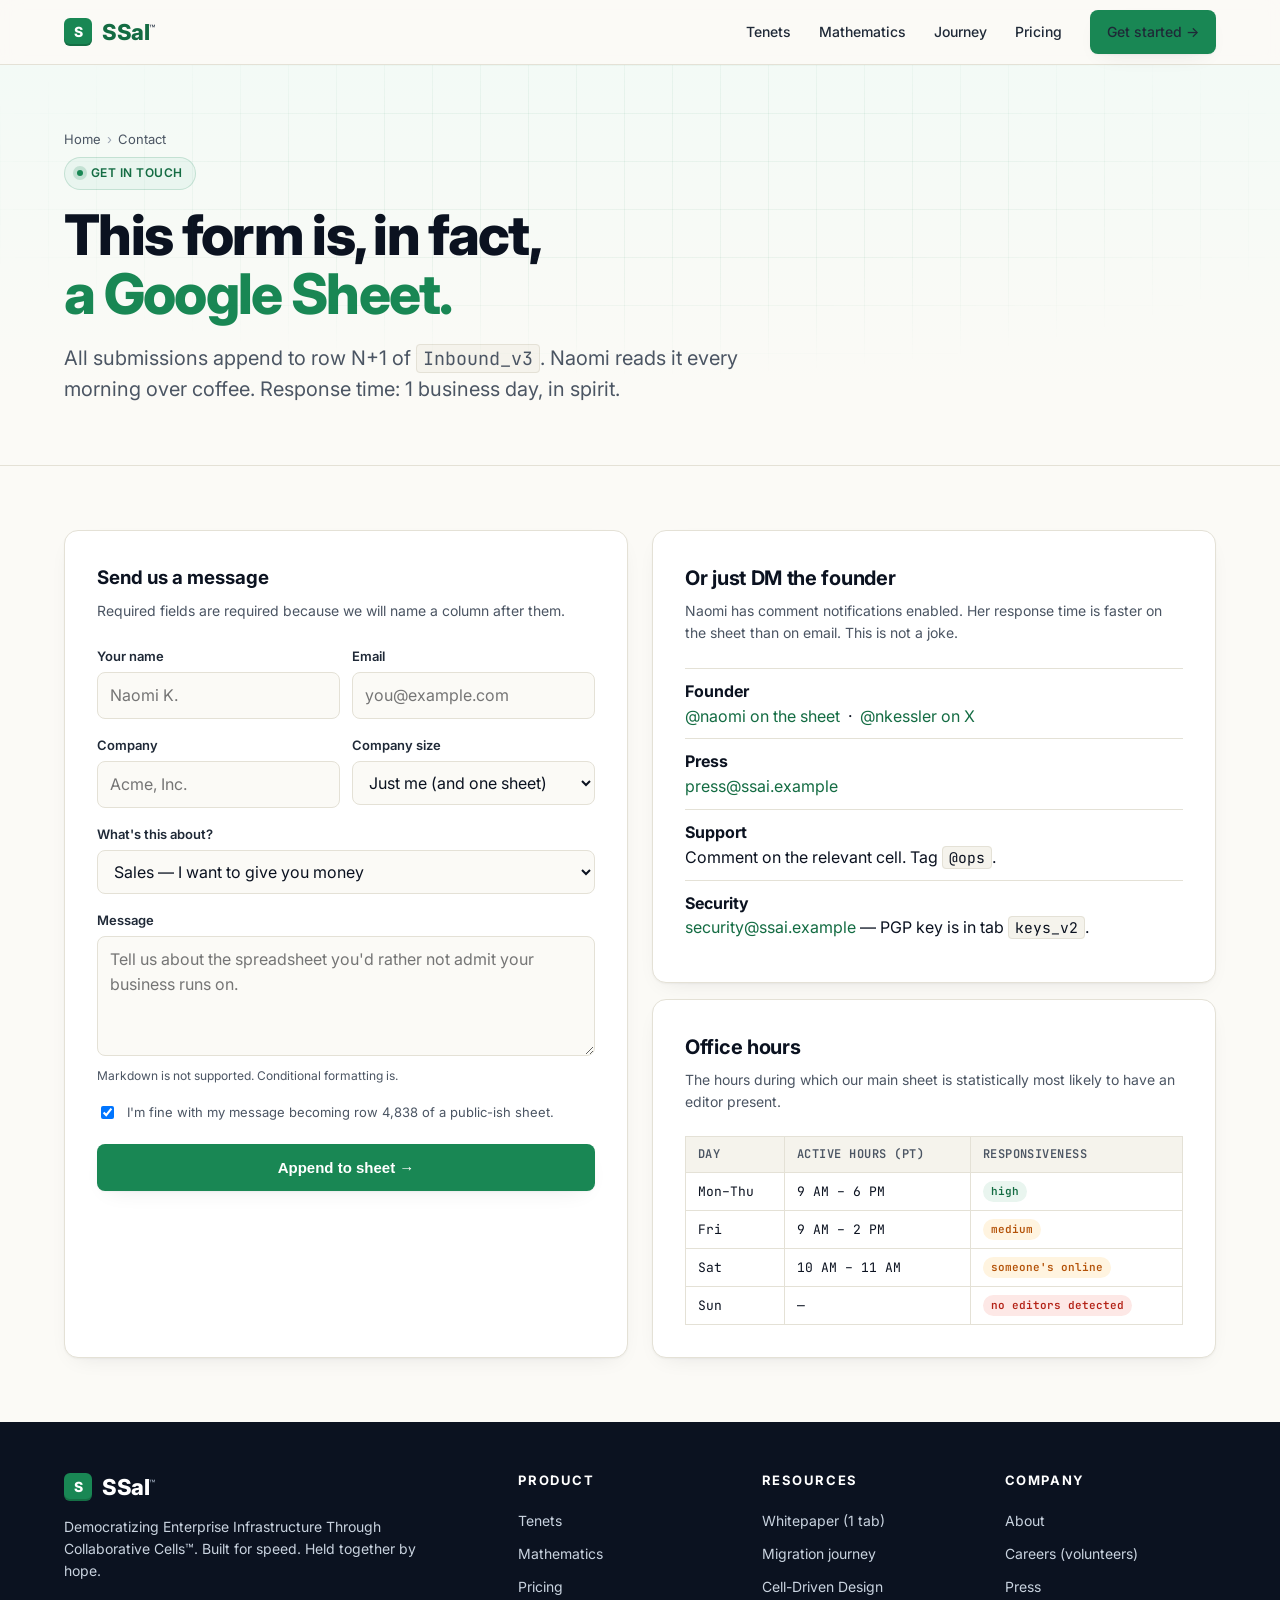
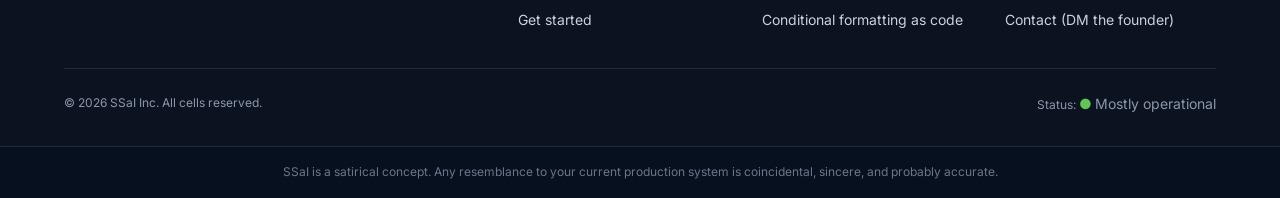
<file: contact.html>
<!doctype html>
<html lang="en">
<head>
<meta charset="utf-8" />
<meta name="viewport" content="width=device-width, initial-scale=1" />
<title>Contact — SSaI™</title>
<meta name="description" content="DM the founder. Or fill out this form, which goes to the same place." />
<link rel="preconnect" href="https://fonts.googleapis.com" />
<link rel="preconnect" href="https://fonts.gstatic.com" crossorigin />
<link href="https://fonts.googleapis.com/css2?family=Inter:wght@400;500;600;700;800&family=JetBrains+Mono:wght@400;600&display=swap" rel="stylesheet" />
<link rel="stylesheet" href="styles.css" />
</head>
<body>

<header class="nav">
  <div class="container nav-inner">
    <a href="index.html" class="brand"><span class="brand-mark">S</span><span>SSaI<sup>™</sup></span></a>
    <nav class="nav-links">
      <a href="index.html#tenets">Tenets</a>
      <a href="index.html#math">Mathematics</a>
      <a href="index.html#journey">Journey</a>
      <a href="index.html#pricing">Pricing</a>
      <a href="get-started.html" class="btn btn-primary">Get started →</a>
    </nav>
  </div>
</header>

<section class="page-hero hero-grid">
  <div class="container">
    <div class="crumbs"><a href="index.html">Home</a><span>›</span>Contact</div>
    <span class="eyebrow"><span class="dot"></span> Get in touch</span>
    <h1>This form is, in fact,<br/><span style="color:var(--green-700)">a Google Sheet.</span></h1>
    <p class="sub">All submissions append to row N+1 of <code>Inbound_v3</code>. Naomi reads it every morning over coffee. Response time: 1 business day, in spirit.</p>
  </div>
</section>

<section class="tight">
  <div class="container">
    <div class="split">
      <form class="form" onsubmit="event.preventDefault(); this.querySelector('.ok').style.display='block'; this.querySelector('button[type=submit]').textContent='Appended to row 4,837 ✓'; this.querySelector('button[type=submit]').disabled=true;">
        <h3 style="margin:0 0 8px;">Send us a message</h3>
        <p style="margin:0 0 24px; color:var(--ink-500); font-size:14px;">Required fields are required because we will name a column after them.</p>

        <div class="field-row">
          <div class="field">
            <label for="name">Your name</label>
            <input id="name" type="text" placeholder="Naomi K." required />
          </div>
          <div class="field">
            <label for="email">Email</label>
            <input id="email" type="email" placeholder="you@example.com" required />
          </div>
        </div>

        <div class="field-row">
          <div class="field">
            <label for="company">Company</label>
            <input id="company" type="text" placeholder="Acme, Inc." />
          </div>
          <div class="field">
            <label for="size">Company size</label>
            <select id="size">
              <option>Just me (and one sheet)</option>
              <option>2–10 (multiple tabs)</option>
              <option>11–50 (one shared workbook)</option>
              <option>51–200 (several workbooks)</option>
              <option>200+ (we are migrating to Postgres)</option>
            </select>
          </div>
        </div>

        <div class="field">
          <label for="topic">What's this about?</label>
          <select id="topic">
            <option>Sales — I want to give you money</option>
            <option>Support — my sheet is on fire</option>
            <option>Partnerships — let's IMPORTRANGE each other</option>
            <option>Press — I'm writing a piece and need a quote</option>
            <option>Careers — I edit responsibly</option>
            <option>Other — see message below</option>
          </select>
        </div>

        <div class="field">
          <label for="msg">Message</label>
          <textarea id="msg" placeholder="Tell us about the spreadsheet you'd rather not admit your business runs on."></textarea>
          <div class="hint">Markdown is not supported. Conditional formatting is.</div>
        </div>

        <div class="field checkbox">
          <input type="checkbox" id="ok" checked />
          <label for="ok">I'm fine with my message becoming row 4,838 of a public-ish sheet.</label>
        </div>

        <button type="submit" class="btn btn-primary btn-lg" style="width:100%; justify-content:center;">Append to sheet →</button>
        <div class="ok" style="display:none; margin-top:14px; padding:10px 14px; background:var(--green-50); border:1px solid rgba(25,135,84,.3); border-radius:8px; color:var(--green-800); font-size:14px;">
          ✓ Row inserted. Naomi will see this whenever she next opens the tab.
        </div>
      </form>

      <div>
        <div class="panel" style="margin-bottom:16px;">
          <h3>Or just DM the founder</h3>
          <p class="lede">Naomi has comment notifications enabled. Her response time is faster on the sheet than on email. This is not a joke.</p>
          <ul style="list-style:none; padding:0; margin:0;">
            <li style="padding:10px 0; border-top: 1px solid var(--rule);">
              <strong>Founder</strong><br/>
              <a href="#">@naomi on the sheet</a> &nbsp;·&nbsp; <a href="#">@nkessler on X</a>
            </li>
            <li style="padding:10px 0; border-top: 1px solid var(--rule);">
              <strong>Press</strong><br/>
              <a href="mailto:press@ssai.example">press@ssai.example</a>
            </li>
            <li style="padding:10px 0; border-top: 1px solid var(--rule);">
              <strong>Support</strong><br/>
              Comment on the relevant cell. Tag <code>@ops</code>.
            </li>
            <li style="padding:10px 0; border-top: 1px solid var(--rule);">
              <strong>Security</strong><br/>
              <a href="mailto:security@ssai.example">security@ssai.example</a> — PGP key is in tab <code>keys_v2</code>.
            </li>
          </ul>
        </div>

        <div class="panel">
          <h3>Office hours</h3>
          <p class="lede">The hours during which our main sheet is statistically most likely to have an editor present.</p>
          <table class="sheet" role="presentation" style="margin:0;">
            <thead><tr><th>day</th><th>active hours (PT)</th><th>responsiveness</th></tr></thead>
            <tbody>
              <tr><td>Mon–Thu</td><td>9 AM – 6 PM</td><td><span class="badge ok">high</span></td></tr>
              <tr><td>Fri</td><td>9 AM – 2 PM</td><td><span class="badge warn">medium</span></td></tr>
              <tr><td>Sat</td><td>10 AM – 11 AM</td><td><span class="badge warn">someone's online</span></td></tr>
              <tr><td>Sun</td><td>—</td><td><span class="badge bad">no editors detected</span></td></tr>
            </tbody>
          </table>
        </div>
      </div>
    </div>
  </div>
</section>

<footer>
  <div class="container">
    <div class="foot-grid">
      <div>
        <div class="brand" style="color:white;"><span class="brand-mark">S</span><span style="color:white;">SSaI<sup style="color:#8b97a8;">™</sup></span></div>
        <p style="max-width: 360px; margin-top: 12px; font-size: 14px;">Democratizing Enterprise Infrastructure Through Collaborative Cells™. Built for speed. Held together by hope.</p>
      </div>
      <div><h5>Product</h5><ul><li><a href="index.html#tenets">Tenets</a></li><li><a href="index.html#math">Mathematics</a></li><li><a href="index.html#pricing">Pricing</a></li><li><a href="get-started.html">Get started</a></li></ul></div>
      <div><h5>Resources</h5><ul><li><a href="whitepaper.html">Whitepaper (1 tab)</a></li><li><a href="index.html#journey">Migration journey</a></li><li><a href="cell-driven-design.html">Cell-Driven Design</a></li><li><a href="conditional-formatting-as-code.html">Conditional formatting as code</a></li></ul></div>
      <div><h5>Company</h5><ul><li><a href="about.html">About</a></li><li><a href="careers.html">Careers (volunteers)</a></li><li><a href="press.html">Press</a></li><li><a href="contact.html">Contact (DM the founder)</a></li></ul></div>
    </div>
    <div class="foot-meta">
      <span>© 2026 SSaI Inc. All cells reserved.</span>
      <span>Status: <a href="status.html" style="color:#61c454;">●</a> <a href="status.html">Mostly operational</a></span>
    </div>
  </div>
</footer>
<div class="disclaim">SSaI is a satirical concept. Any resemblance to your current production system is coincidental, sincere, and probably accurate.</div>

</body>
</html>
</file>
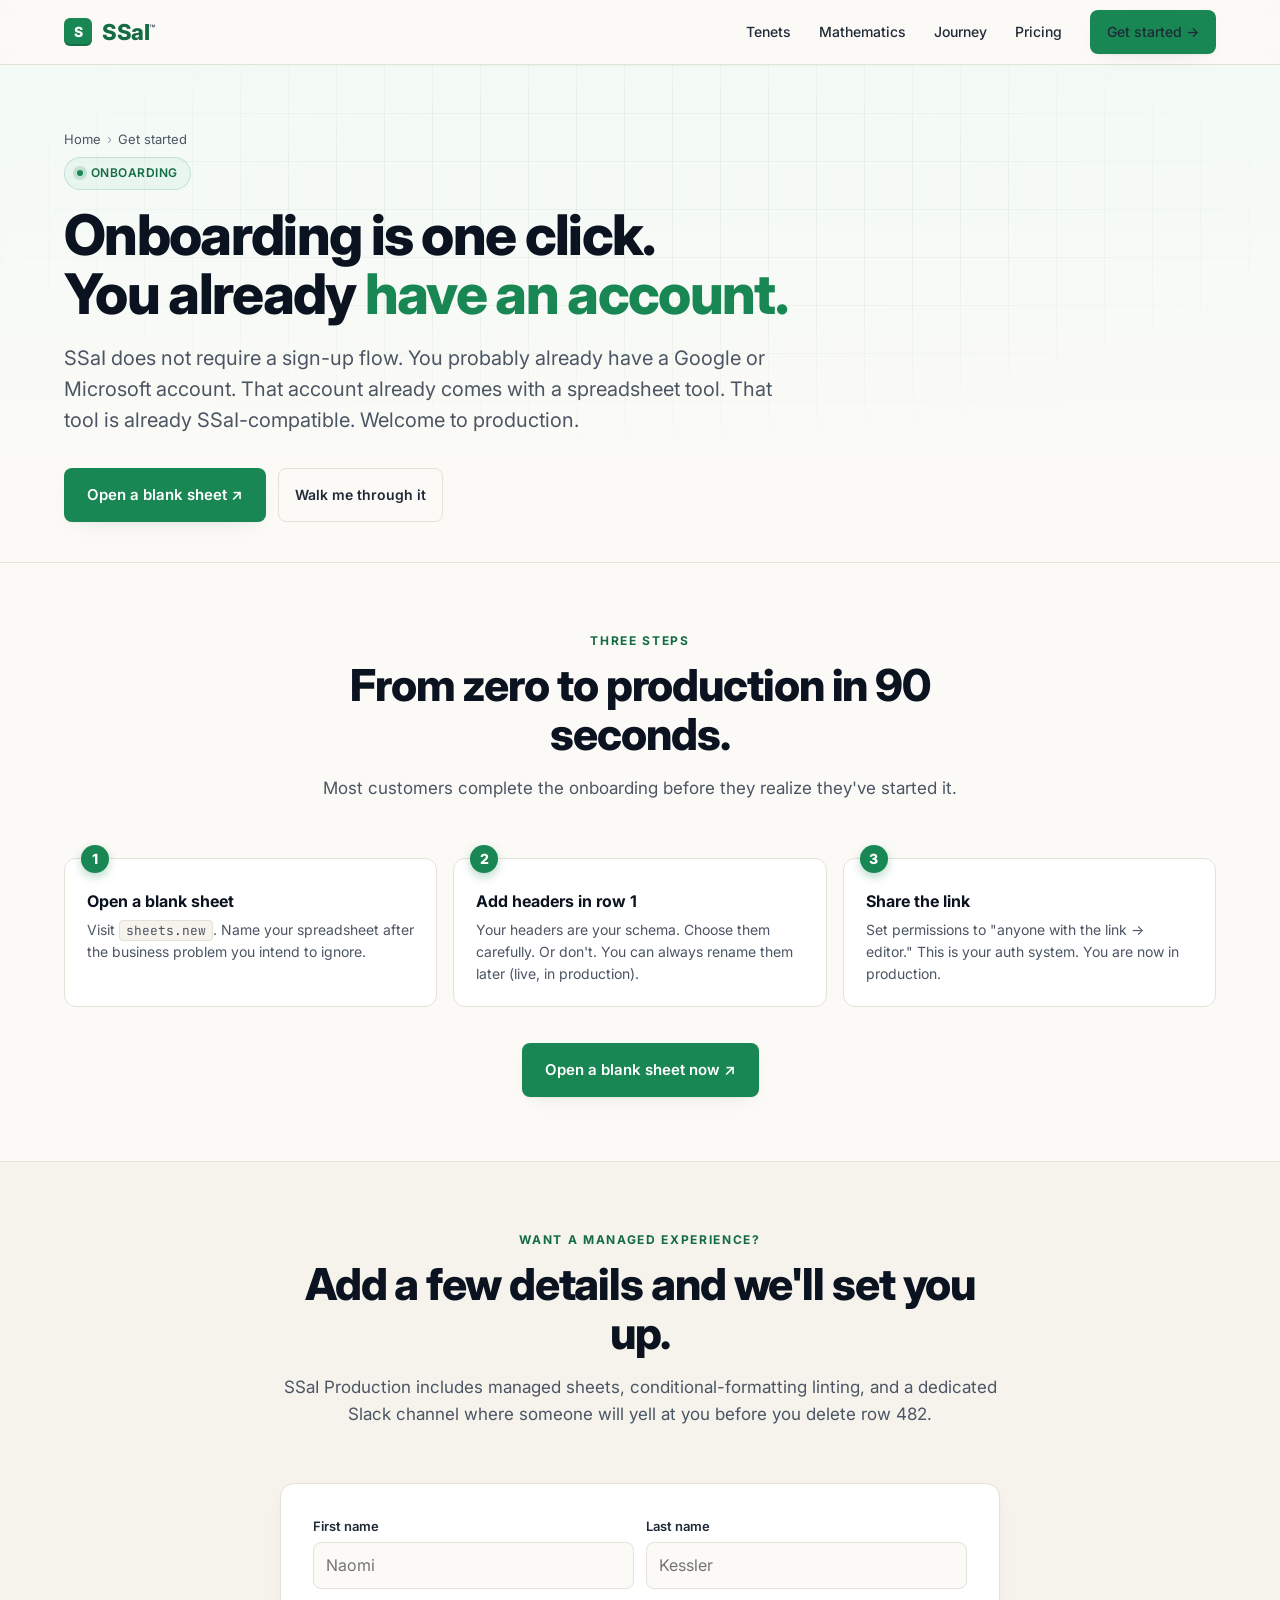
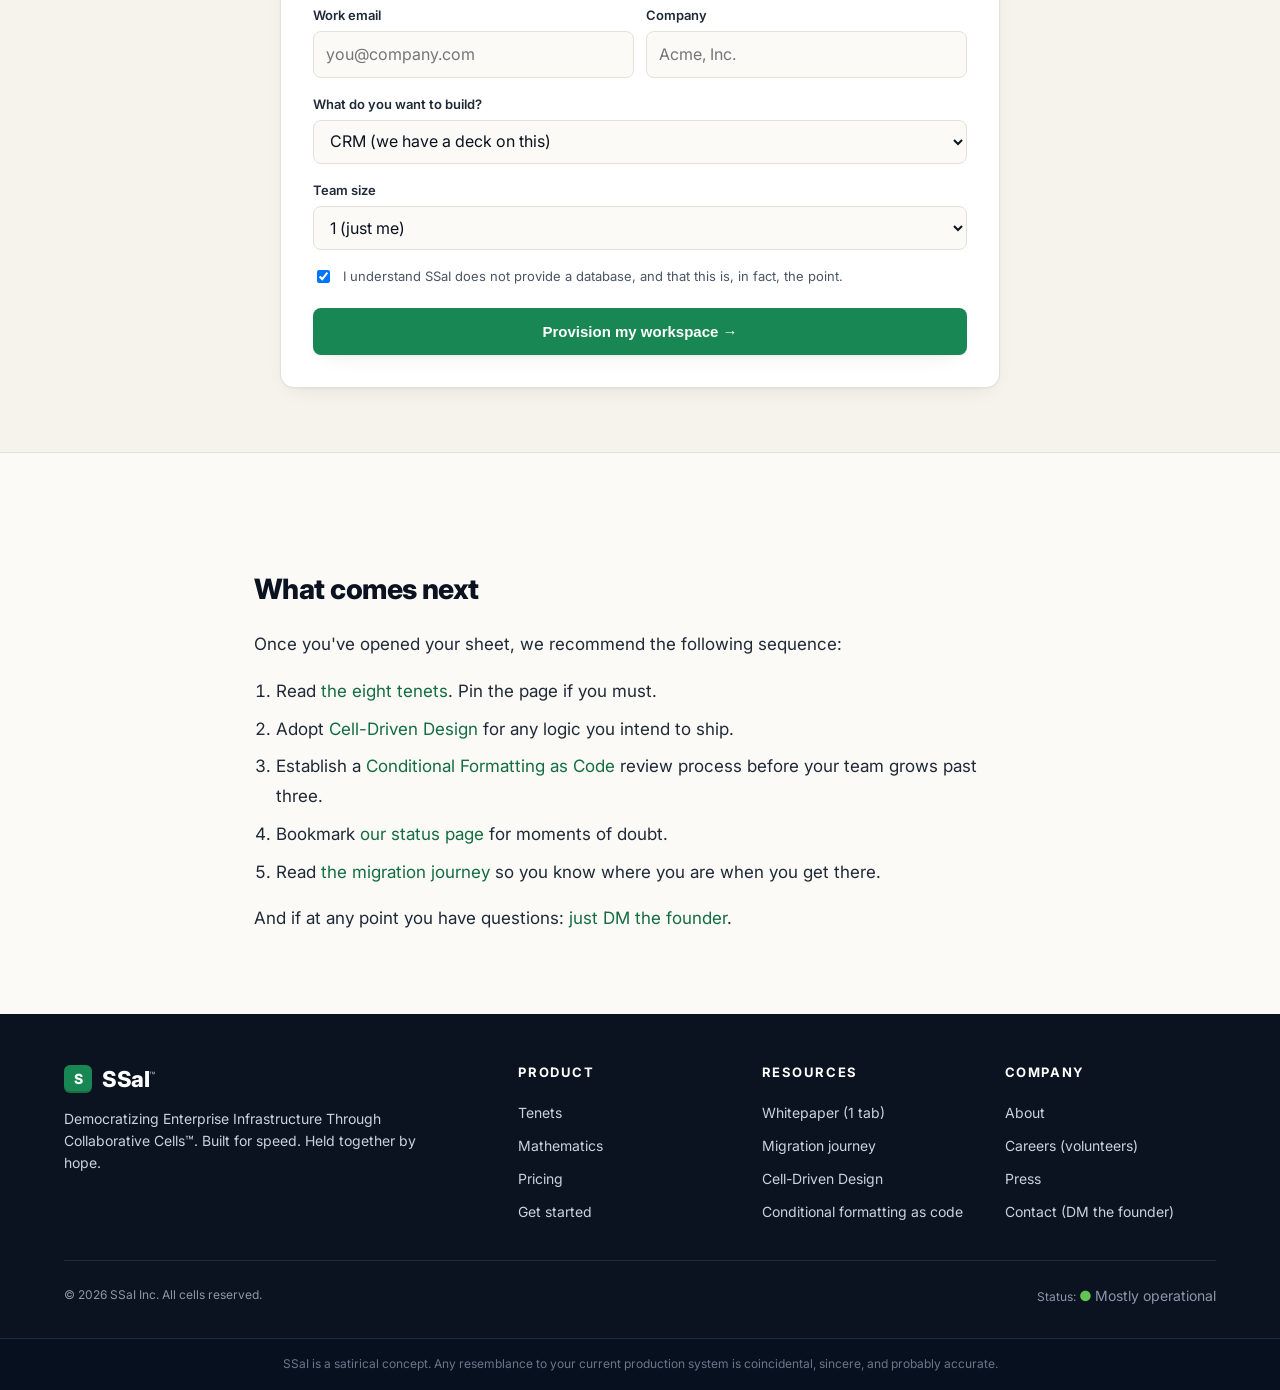
<file: get-started.html>
<!doctype html>
<html lang="en">
<head>
<meta charset="utf-8" />
<meta name="viewport" content="width=device-width, initial-scale=1" />
<title>Get started — SSaI™</title>
<meta name="description" content="Open a blank sheet. That's it. That's the onboarding." />
<link rel="preconnect" href="https://fonts.googleapis.com" />
<link rel="preconnect" href="https://fonts.gstatic.com" crossorigin />
<link href="https://fonts.googleapis.com/css2?family=Inter:wght@400;500;600;700;800&family=JetBrains+Mono:wght@400;600&display=swap" rel="stylesheet" />
<link rel="stylesheet" href="styles.css" />
</head>
<body>

<header class="nav">
  <div class="container nav-inner">
    <a href="index.html" class="brand"><span class="brand-mark">S</span><span>SSaI<sup>™</sup></span></a>
    <nav class="nav-links">
      <a href="index.html#tenets">Tenets</a>
      <a href="index.html#math">Mathematics</a>
      <a href="index.html#journey">Journey</a>
      <a href="index.html#pricing">Pricing</a>
      <a href="get-started.html" class="btn btn-primary">Get started →</a>
    </nav>
  </div>
</header>

<section class="page-hero hero-grid">
  <div class="container">
    <div class="crumbs"><a href="index.html">Home</a><span>›</span>Get started</div>
    <span class="eyebrow"><span class="dot"></span> Onboarding</span>
    <h1>Onboarding is one click.<br/>You already <span style="color:var(--green-700)">have an account.</span></h1>
    <p class="sub">SSaI does not require a sign-up flow. You probably already have a Google or Microsoft account. That account already comes with a spreadsheet tool. That tool is already SSaI-compatible. Welcome to production.</p>
    <div class="hero-cta">
      <a href="https://docs.google.com/spreadsheets/create" target="_blank" rel="noopener" class="btn btn-primary btn-lg">Open a blank sheet ↗</a>
      <a href="#guided" class="btn btn-ghost">Walk me through it</a>
    </div>
  </div>
</section>

<section class="tight" id="guided">
  <div class="container">
    <div class="section-head">
      <span class="kicker">Three steps</span>
      <h2>From zero to production in 90 seconds.</h2>
      <p>Most customers complete the onboarding before they realize they've started it.</p>
    </div>

    <div class="steps">
      <div class="step">
        <div class="n">1</div>
        <h4>Open a blank sheet</h4>
        <p>Visit <code>sheets.new</code>. Name your spreadsheet after the business problem you intend to ignore.</p>
      </div>
      <div class="step">
        <div class="n">2</div>
        <h4>Add headers in row 1</h4>
        <p>Your headers are your schema. Choose them carefully. Or don't. You can always rename them later (live, in production).</p>
      </div>
      <div class="step">
        <div class="n">3</div>
        <h4>Share the link</h4>
        <p>Set permissions to "anyone with the link → editor." This is your auth system. You are now in production.</p>
      </div>
    </div>

    <div style="text-align:center; margin-top:36px;">
      <a href="https://docs.google.com/spreadsheets/create" target="_blank" rel="noopener" class="btn btn-primary btn-lg">Open a blank sheet now ↗</a>
    </div>
  </div>
</section>

<section class="tight" style="background: var(--paper-2); border-top: 1px solid var(--rule); border-bottom: 1px solid var(--rule);">
  <div class="container">
    <div class="section-head">
      <span class="kicker">Want a managed experience?</span>
      <h2>Add a few details and we'll set you up.</h2>
      <p>SSaI Production includes managed sheets, conditional-formatting linting, and a dedicated Slack channel where someone will yell at you before you delete row 482.</p>
    </div>

    <div style="max-width: 720px; margin: 0 auto;">
      <form class="form" onsubmit="event.preventDefault(); document.getElementById('signup-ok').style.display='block'; this.querySelector('button[type=submit]').textContent='Provisioned ✓'; this.querySelector('button[type=submit]').disabled=true;">
        <div class="field-row">
          <div class="field">
            <label for="fn">First name</label>
            <input id="fn" type="text" placeholder="Naomi" required />
          </div>
          <div class="field">
            <label for="ln">Last name</label>
            <input id="ln" type="text" placeholder="Kessler" required />
          </div>
        </div>
        <div class="field-row">
          <div class="field">
            <label for="we">Work email</label>
            <input id="we" type="email" placeholder="you@company.com" required />
          </div>
          <div class="field">
            <label for="co">Company</label>
            <input id="co" type="text" placeholder="Acme, Inc." />
          </div>
        </div>

        <div class="field">
          <label for="us">What do you want to build?</label>
          <select id="us">
            <option>CRM (we have a deck on this)</option>
            <option>Internal tooling</option>
            <option>Inventory / ops</option>
            <option>HR (please use Tab Discipline)</option>
            <option>Payroll (sincerely consider Postgres)</option>
            <option>I genuinely don't know yet</option>
          </select>
        </div>

        <div class="field">
          <label for="sz">Team size</label>
          <select id="sz">
            <option>1 (just me)</option>
            <option>2–10</option>
            <option>11–50</option>
            <option>51–200</option>
            <option>200+</option>
          </select>
        </div>

        <div class="field checkbox">
          <input type="checkbox" id="agree" checked />
          <label for="agree">I understand SSaI does not provide a database, and that this is, in fact, the point.</label>
        </div>

        <button type="submit" class="btn btn-primary btn-lg" style="width:100%; justify-content:center;">Provision my workspace →</button>

        <div id="signup-ok" style="display:none; margin-top:14px; padding:12px 14px; background:var(--green-50); border:1px solid rgba(25,135,84,.3); border-radius:8px; color:var(--green-800); font-size:14px;">
          ✓ Workspace provisioned. We've sent you a link. The link <em>is</em> the workspace.
        </div>
      </form>
    </div>
  </div>
</section>

<section class="tight">
  <div class="container-narrow prose">
    <h2>What comes next</h2>
    <p>Once you've opened your sheet, we recommend the following sequence:</p>
    <ol>
      <li>Read <a href="index.html#tenets">the eight tenets</a>. Pin the page if you must.</li>
      <li>Adopt <a href="cell-driven-design.html">Cell-Driven Design</a> for any logic you intend to ship.</li>
      <li>Establish a <a href="conditional-formatting-as-code.html">Conditional Formatting as Code</a> review process before your team grows past three.</li>
      <li>Bookmark <a href="status.html">our status page</a> for moments of doubt.</li>
      <li>Read <a href="index.html#journey">the migration journey</a> so you know where you are when you get there.</li>
    </ol>
    <p>And if at any point you have questions: <a href="contact.html">just DM the founder</a>.</p>
  </div>
</section>

<footer>
  <div class="container">
    <div class="foot-grid">
      <div>
        <div class="brand" style="color:white;"><span class="brand-mark">S</span><span style="color:white;">SSaI<sup style="color:#8b97a8;">™</sup></span></div>
        <p style="max-width: 360px; margin-top: 12px; font-size: 14px;">Democratizing Enterprise Infrastructure Through Collaborative Cells™. Built for speed. Held together by hope.</p>
      </div>
      <div><h5>Product</h5><ul><li><a href="index.html#tenets">Tenets</a></li><li><a href="index.html#math">Mathematics</a></li><li><a href="index.html#pricing">Pricing</a></li><li><a href="get-started.html">Get started</a></li></ul></div>
      <div><h5>Resources</h5><ul><li><a href="whitepaper.html">Whitepaper (1 tab)</a></li><li><a href="index.html#journey">Migration journey</a></li><li><a href="cell-driven-design.html">Cell-Driven Design</a></li><li><a href="conditional-formatting-as-code.html">Conditional formatting as code</a></li></ul></div>
      <div><h5>Company</h5><ul><li><a href="about.html">About</a></li><li><a href="careers.html">Careers (volunteers)</a></li><li><a href="press.html">Press</a></li><li><a href="contact.html">Contact (DM the founder)</a></li></ul></div>
    </div>
    <div class="foot-meta">
      <span>© 2026 SSaI Inc. All cells reserved.</span>
      <span>Status: <a href="status.html" style="color:#61c454;">●</a> <a href="status.html">Mostly operational</a></span>
    </div>
  </div>
</footer>
<div class="disclaim">SSaI is a satirical concept. Any resemblance to your current production system is coincidental, sincere, and probably accurate.</div>

</body>
</html>
</file>
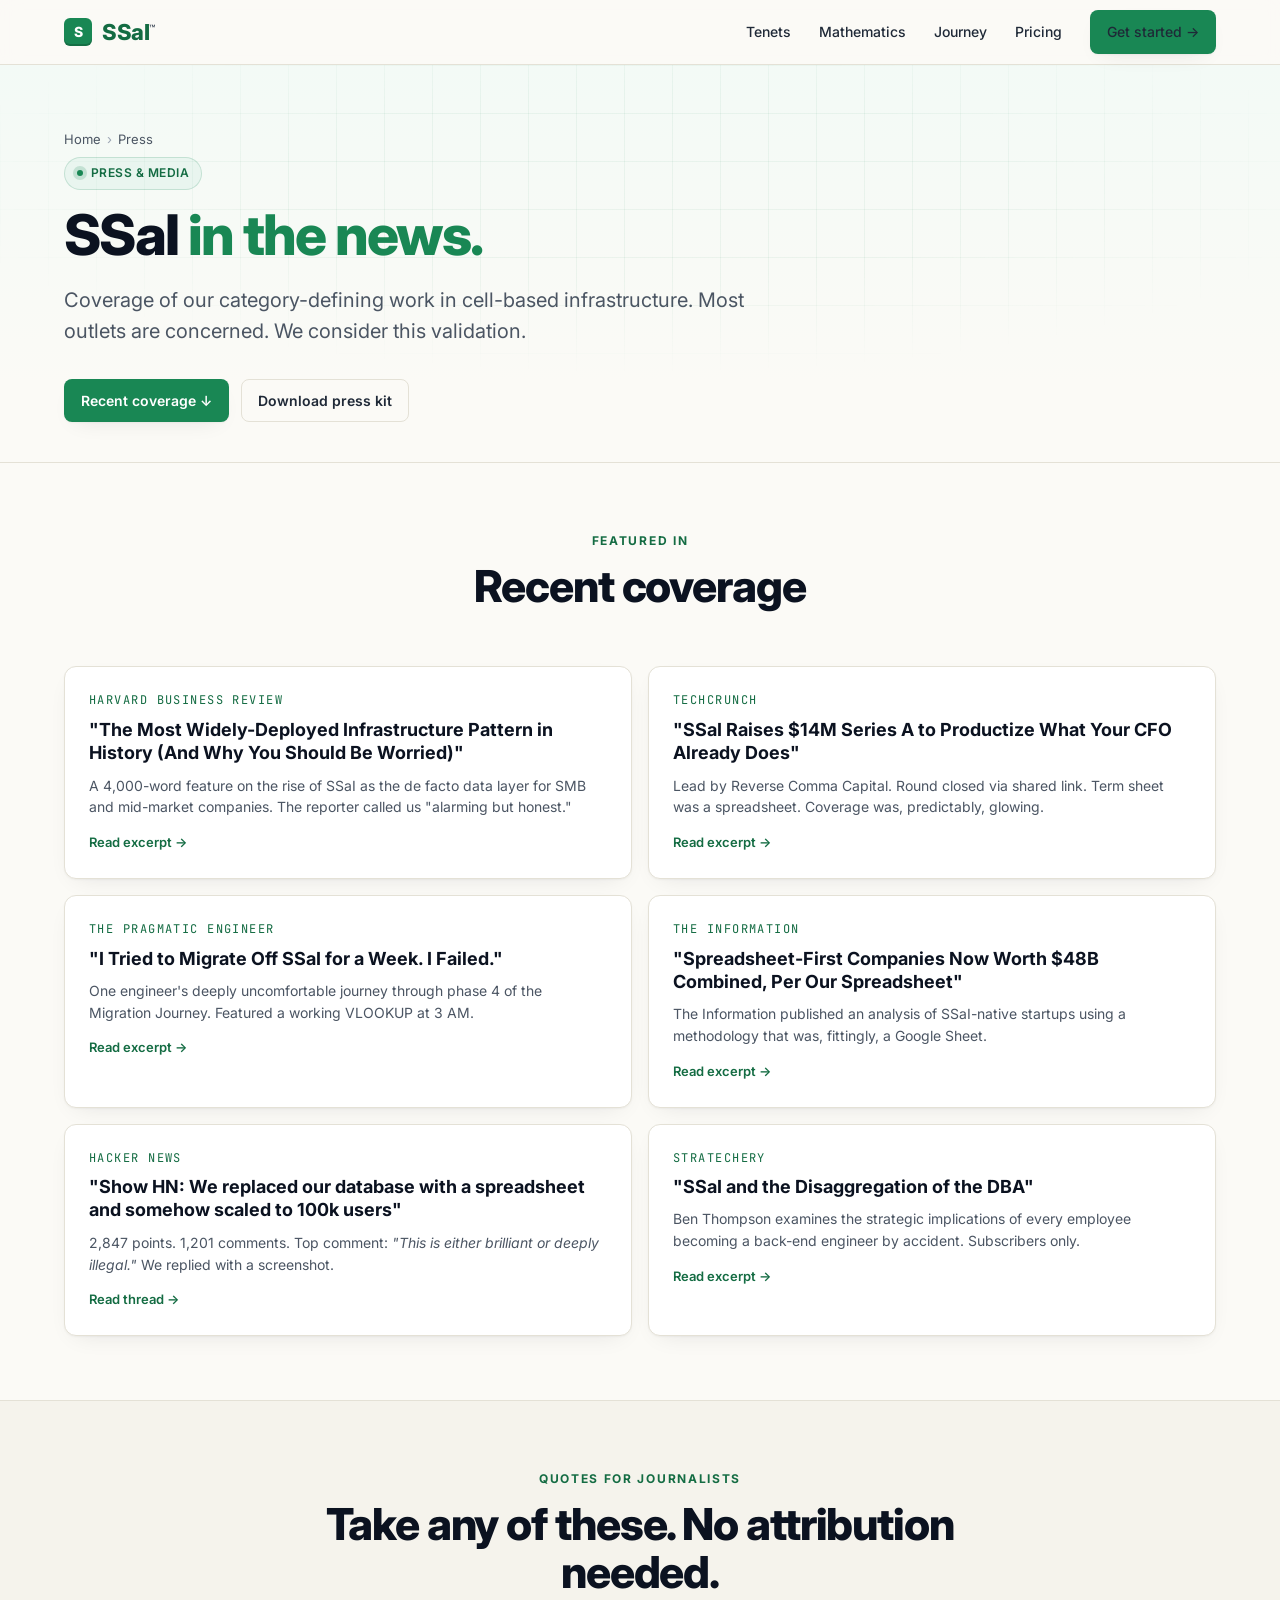
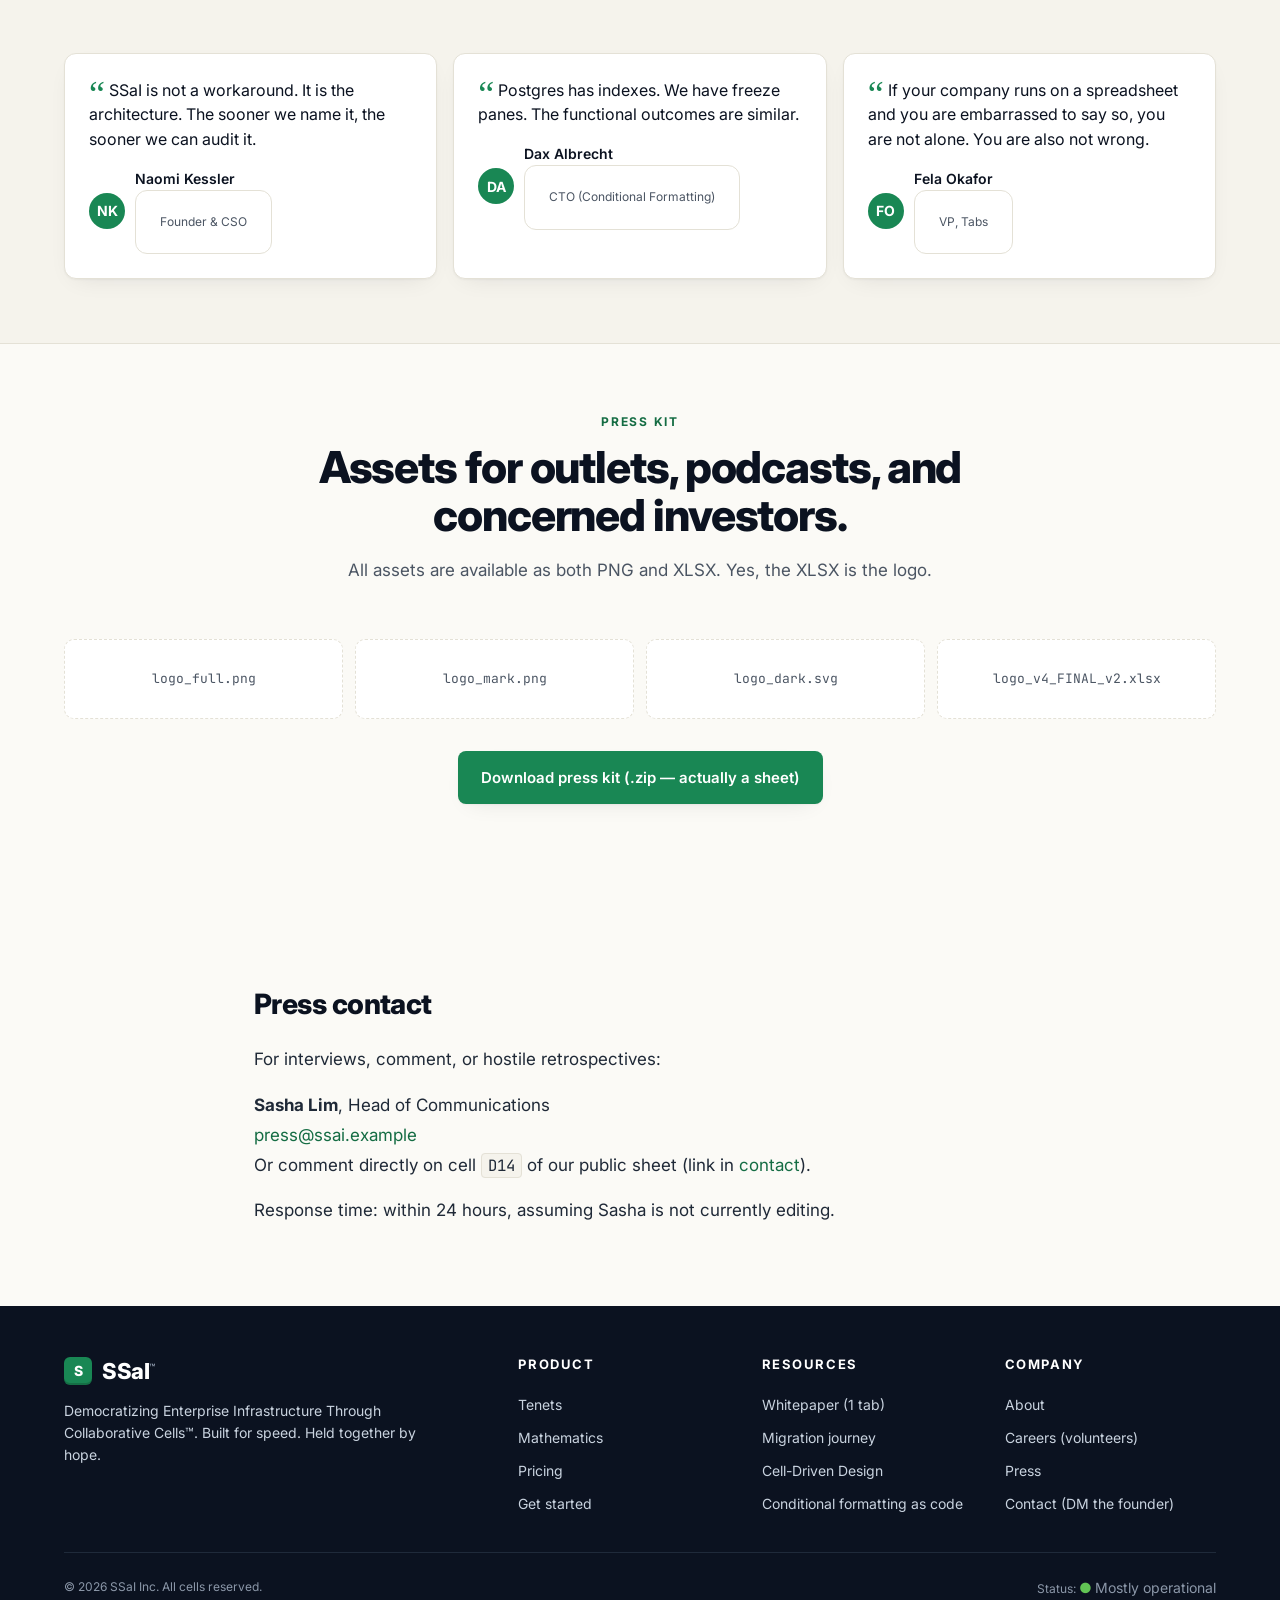
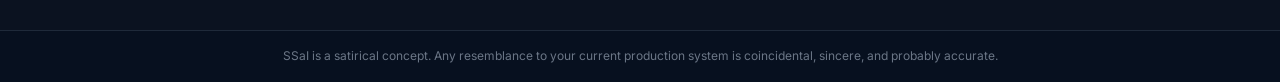
<file: press.html>
<!doctype html>
<html lang="en">
<head>
<meta charset="utf-8" />
<meta name="viewport" content="width=device-width, initial-scale=1" />
<title>Press — SSaI™</title>
<meta name="description" content="SSaI in the news. Mostly alarmed." />
<link rel="preconnect" href="https://fonts.googleapis.com" />
<link rel="preconnect" href="https://fonts.gstatic.com" crossorigin />
<link href="https://fonts.googleapis.com/css2?family=Inter:wght@400;500;600;700;800&family=JetBrains+Mono:wght@400;600&display=swap" rel="stylesheet" />
<link rel="stylesheet" href="styles.css" />
</head>
<body>

<header class="nav">
  <div class="container nav-inner">
    <a href="index.html" class="brand"><span class="brand-mark">S</span><span>SSaI<sup>™</sup></span></a>
    <nav class="nav-links">
      <a href="index.html#tenets">Tenets</a>
      <a href="index.html#math">Mathematics</a>
      <a href="index.html#journey">Journey</a>
      <a href="index.html#pricing">Pricing</a>
      <a href="get-started.html" class="btn btn-primary">Get started →</a>
    </nav>
  </div>
</header>

<section class="page-hero hero-grid">
  <div class="container">
    <div class="crumbs"><a href="index.html">Home</a><span>›</span>Press</div>
    <span class="eyebrow"><span class="dot"></span> Press &amp; media</span>
    <h1>SSaI <span style="color:var(--green-700)">in the news.</span></h1>
    <p class="sub">Coverage of our category-defining work in cell-based infrastructure. Most outlets are concerned. We consider this validation.</p>
    <div class="hero-cta">
      <a href="#coverage" class="btn btn-primary">Recent coverage ↓</a>
      <a href="#kit" class="btn btn-ghost">Download press kit</a>
    </div>
  </div>
</section>

<section class="tight" id="coverage">
  <div class="container">
    <div class="section-head">
      <span class="kicker">Featured in</span>
      <h2>Recent coverage</h2>
    </div>
    <div class="press-grid">
      <div class="press-card">
        <div class="outlet">Harvard Business Review</div>
        <h4>"The Most Widely-Deployed Infrastructure Pattern in History (And Why You Should Be Worried)"</h4>
        <p>A 4,000-word feature on the rise of SSaI as the de facto data layer for SMB and mid-market companies. The reporter called us "alarming but honest."</p>
        <a class="read" href="#">Read excerpt →</a>
      </div>
      <div class="press-card">
        <div class="outlet">TechCrunch</div>
        <h4>"SSaI Raises $14M Series A to Productize What Your CFO Already Does"</h4>
        <p>Lead by Reverse Comma Capital. Round closed via shared link. Term sheet was a spreadsheet. Coverage was, predictably, glowing.</p>
        <a class="read" href="#">Read excerpt →</a>
      </div>
      <div class="press-card">
        <div class="outlet">The Pragmatic Engineer</div>
        <h4>"I Tried to Migrate Off SSaI for a Week. I Failed."</h4>
        <p>One engineer's deeply uncomfortable journey through phase 4 of the Migration Journey. Featured a working VLOOKUP at 3 AM.</p>
        <a class="read" href="#">Read excerpt →</a>
      </div>
      <div class="press-card">
        <div class="outlet">The Information</div>
        <h4>"Spreadsheet-First Companies Now Worth $48B Combined, Per Our Spreadsheet"</h4>
        <p>The Information published an analysis of SSaI-native startups using a methodology that was, fittingly, a Google Sheet.</p>
        <a class="read" href="#">Read excerpt →</a>
      </div>
      <div class="press-card">
        <div class="outlet">Hacker News</div>
        <h4>"Show HN: We replaced our database with a spreadsheet and somehow scaled to 100k users"</h4>
        <p>2,847 points. 1,201 comments. Top comment: <em>"This is either brilliant or deeply illegal."</em> We replied with a screenshot.</p>
        <a class="read" href="#">Read thread →</a>
      </div>
      <div class="press-card">
        <div class="outlet">Stratechery</div>
        <h4>"SSaI and the Disaggregation of the DBA"</h4>
        <p>Ben Thompson examines the strategic implications of every employee becoming a back-end engineer by accident. Subscribers only.</p>
        <a class="read" href="#">Read excerpt →</a>
      </div>
    </div>
  </div>
</section>

<section class="tight" style="background: var(--paper-2); border-top: 1px solid var(--rule); border-bottom: 1px solid var(--rule);">
  <div class="container">
    <div class="section-head">
      <span class="kicker">Quotes for journalists</span>
      <h2>Take any of these. No attribution needed.</h2>
    </div>
    <div class="tgrid">
      <div class="quote-card">
        <blockquote>SSaI is not a workaround. It is the architecture. The sooner we name it, the sooner we can audit it.</blockquote>
        <div class="who"><div class="avatar">NK</div><div><div class="name">Naomi Kessler</div><div class="role">Founder &amp; CSO</div></div></div>
      </div>
      <div class="quote-card">
        <blockquote>Postgres has indexes. We have freeze panes. The functional outcomes are similar.</blockquote>
        <div class="who"><div class="avatar">DA</div><div><div class="name">Dax Albrecht</div><div class="role">CTO (Conditional Formatting)</div></div></div>
      </div>
      <div class="quote-card">
        <blockquote>If your company runs on a spreadsheet and you are embarrassed to say so, you are not alone. You are also not wrong.</blockquote>
        <div class="who"><div class="avatar">FO</div><div><div class="name">Fela Okafor</div><div class="role">VP, Tabs</div></div></div>
      </div>
    </div>
  </div>
</section>

<section class="tight" id="kit">
  <div class="container">
    <div class="section-head">
      <span class="kicker">Press kit</span>
      <h2>Assets for outlets, podcasts, and concerned investors.</h2>
      <p>All assets are available as both PNG and XLSX. Yes, the XLSX is the logo.</p>
    </div>
    <div class="logo-grid">
      <div class="logo-cell">logo_full.png</div>
      <div class="logo-cell">logo_mark.png</div>
      <div class="logo-cell">logo_dark.svg</div>
      <div class="logo-cell">logo_v4_FINAL_v2.xlsx</div>
    </div>
    <div style="text-align:center; margin-top:32px;">
      <a href="#" class="btn btn-primary btn-lg">Download press kit (.zip — actually a sheet)</a>
    </div>
  </div>
</section>

<section class="tight">
  <div class="container-narrow prose">
    <h2>Press contact</h2>
    <p>For interviews, comment, or hostile retrospectives:</p>
    <p><strong>Sasha Lim</strong>, Head of Communications<br/>
    <a href="mailto:press@ssai.example">press@ssai.example</a><br/>
    Or comment directly on cell <code>D14</code> of our public sheet (link in <a href="contact.html">contact</a>).</p>
    <p>Response time: within 24 hours, assuming Sasha is not currently editing.</p>
  </div>
</section>

<footer>
  <div class="container">
    <div class="foot-grid">
      <div>
        <div class="brand" style="color:white;"><span class="brand-mark">S</span><span style="color:white;">SSaI<sup style="color:#8b97a8;">™</sup></span></div>
        <p style="max-width: 360px; margin-top: 12px; font-size: 14px;">Democratizing Enterprise Infrastructure Through Collaborative Cells™. Built for speed. Held together by hope.</p>
      </div>
      <div><h5>Product</h5><ul><li><a href="index.html#tenets">Tenets</a></li><li><a href="index.html#math">Mathematics</a></li><li><a href="index.html#pricing">Pricing</a></li><li><a href="get-started.html">Get started</a></li></ul></div>
      <div><h5>Resources</h5><ul><li><a href="whitepaper.html">Whitepaper (1 tab)</a></li><li><a href="index.html#journey">Migration journey</a></li><li><a href="cell-driven-design.html">Cell-Driven Design</a></li><li><a href="conditional-formatting-as-code.html">Conditional formatting as code</a></li></ul></div>
      <div><h5>Company</h5><ul><li><a href="about.html">About</a></li><li><a href="careers.html">Careers (volunteers)</a></li><li><a href="press.html">Press</a></li><li><a href="contact.html">Contact (DM the founder)</a></li></ul></div>
    </div>
    <div class="foot-meta">
      <span>© 2026 SSaI Inc. All cells reserved.</span>
      <span>Status: <a href="status.html" style="color:#61c454;">●</a> <a href="status.html">Mostly operational</a></span>
    </div>
  </div>
</footer>
<div class="disclaim">SSaI is a satirical concept. Any resemblance to your current production system is coincidental, sincere, and probably accurate.</div>

</body>
</html>
</file>
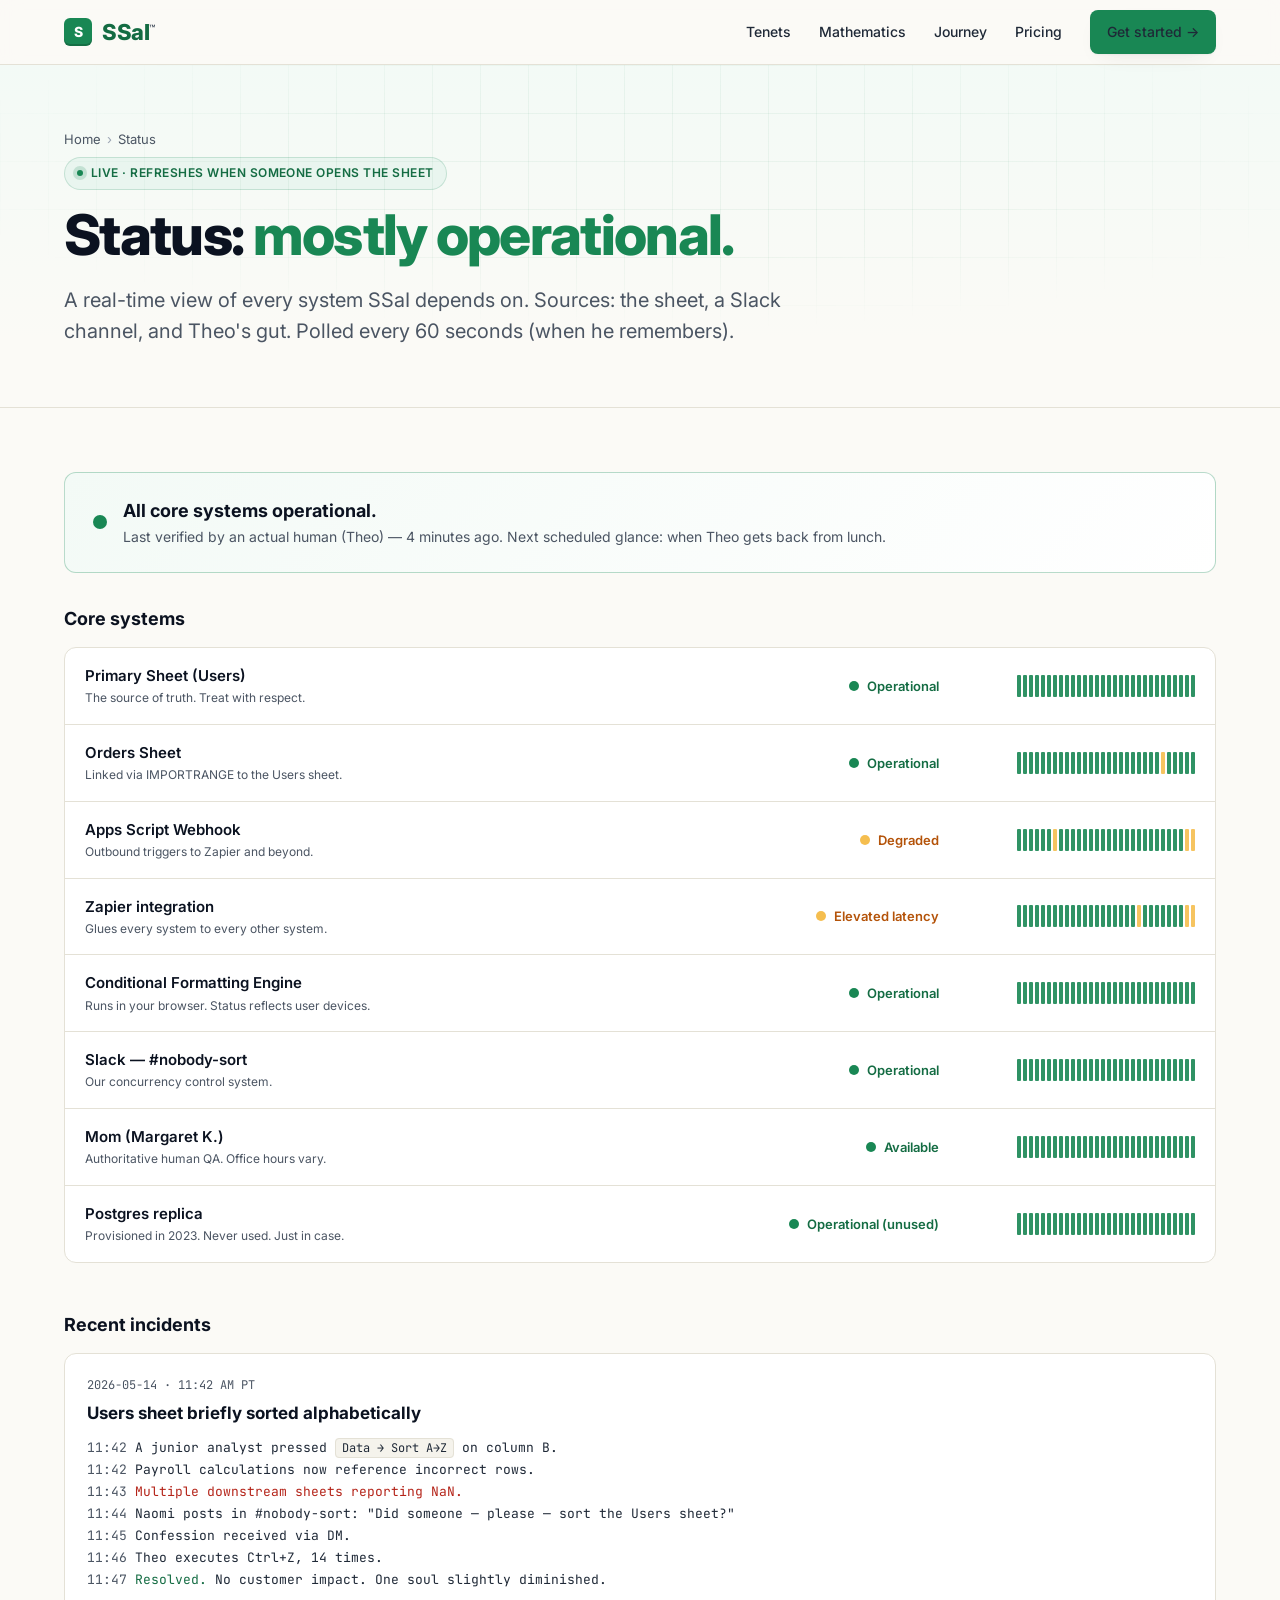
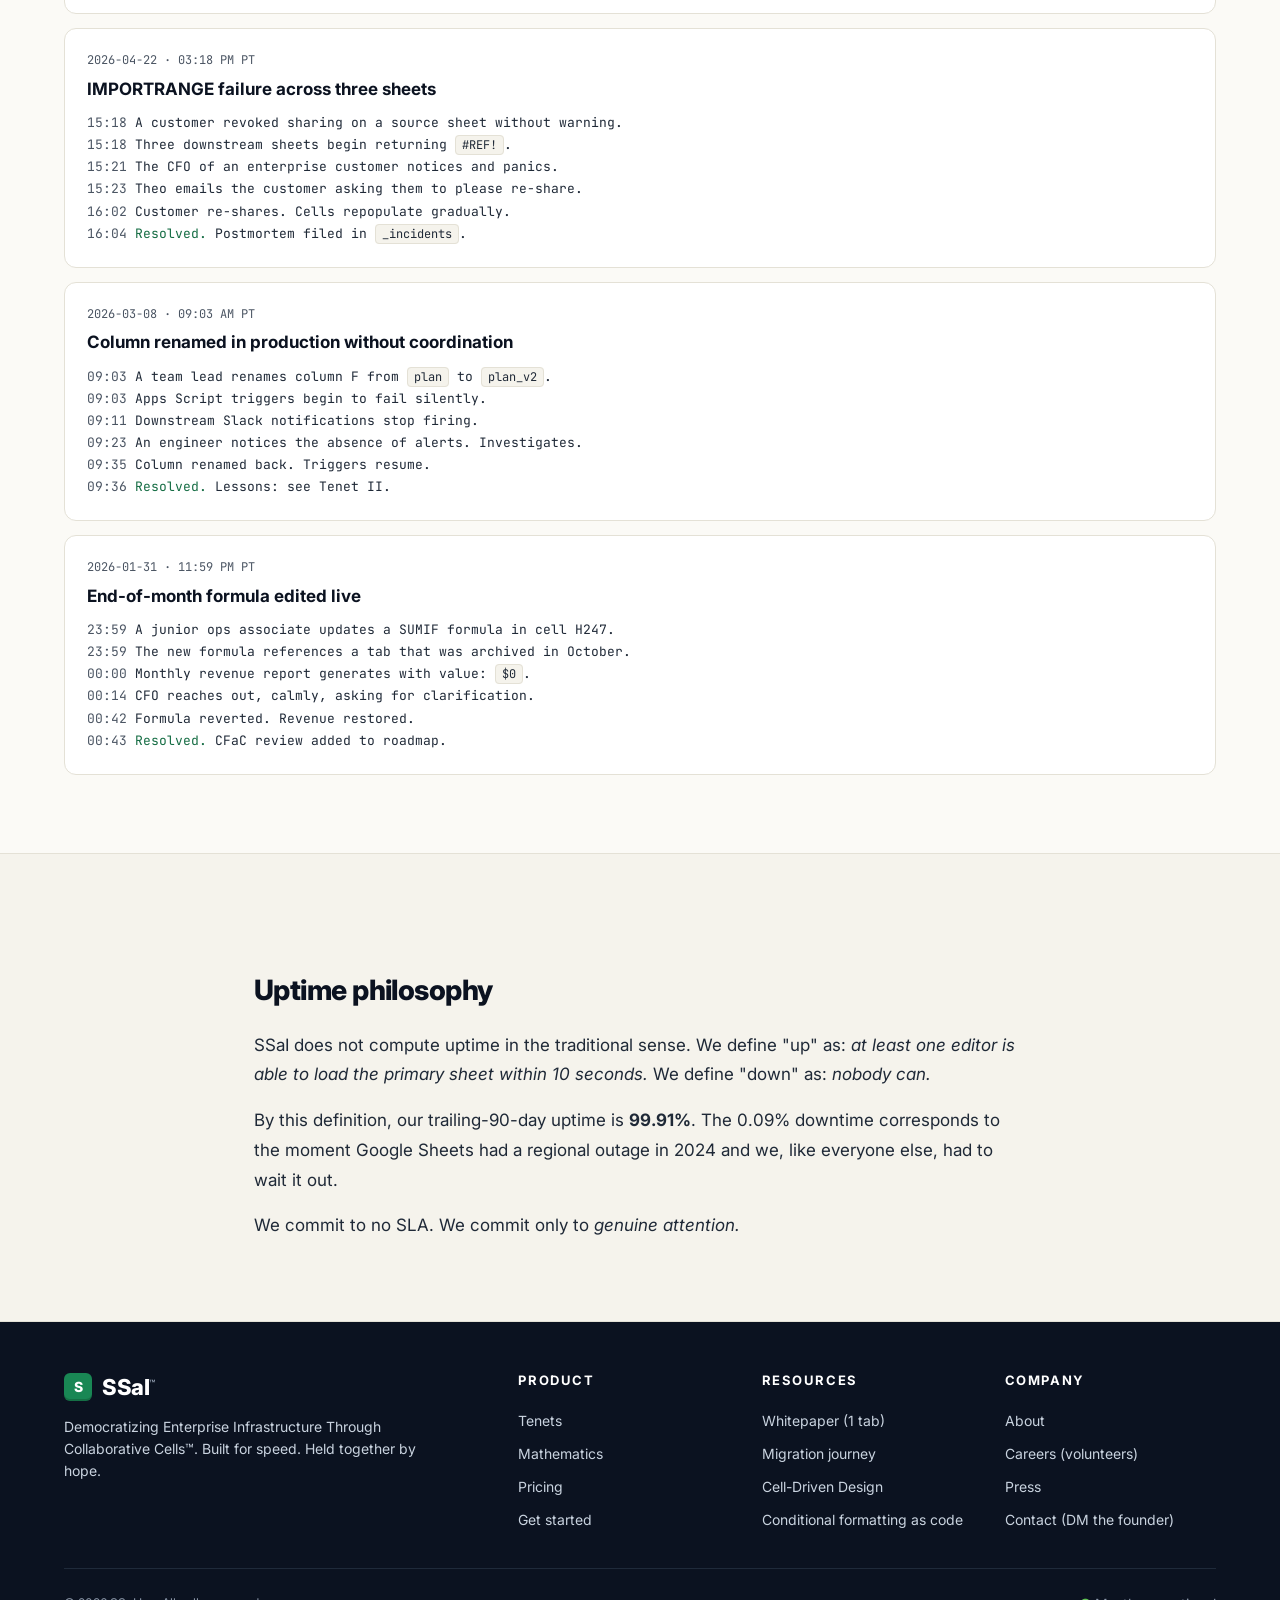
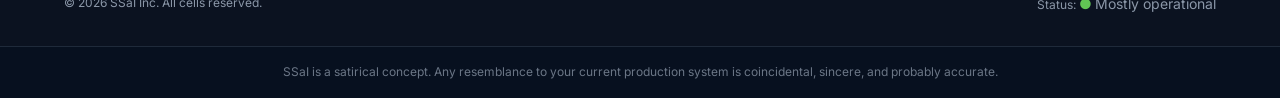
<file: status.html>
<!doctype html>
<html lang="en">
<head>
<meta charset="utf-8" />
<meta name="viewport" content="width=device-width, initial-scale=1" />
<title>Status — SSaI™</title>
<meta name="description" content="Mostly operational. Some yellow." />
<link rel="preconnect" href="https://fonts.googleapis.com" />
<link rel="preconnect" href="https://fonts.gstatic.com" crossorigin />
<link href="https://fonts.googleapis.com/css2?family=Inter:wght@400;500;600;700;800&family=JetBrains+Mono:wght@400;600&display=swap" rel="stylesheet" />
<link rel="stylesheet" href="styles.css" />
</head>
<body>

<header class="nav">
  <div class="container nav-inner">
    <a href="index.html" class="brand"><span class="brand-mark">S</span><span>SSaI<sup>™</sup></span></a>
    <nav class="nav-links">
      <a href="index.html#tenets">Tenets</a>
      <a href="index.html#math">Mathematics</a>
      <a href="index.html#journey">Journey</a>
      <a href="index.html#pricing">Pricing</a>
      <a href="get-started.html" class="btn btn-primary">Get started →</a>
    </nav>
  </div>
</header>

<section class="page-hero hero-grid">
  <div class="container">
    <div class="crumbs"><a href="index.html">Home</a><span>›</span>Status</div>
    <span class="eyebrow"><span class="dot"></span> Live · refreshes when someone opens the sheet</span>
    <h1>Status: <span style="color:var(--green-700)">mostly operational.</span></h1>
    <p class="sub">A real-time view of every system SSaI depends on. Sources: the sheet, a Slack channel, and Theo's gut. Polled every 60 seconds (when he remembers).</p>
  </div>
</section>

<section class="tight">
  <div class="container">

    <div class="status-banner">
      <div class="pulse"></div>
      <div>
        <h3>All core systems operational.</h3>
        <p>Last verified by an actual human (Theo) — 4 minutes ago. Next scheduled glance: when Theo gets back from lunch.</p>
      </div>
    </div>

    <h3 style="margin: 32px 0 14px; font-size: 18px;">Core systems</h3>
    <div class="status-list">

      <div class="status-row">
        <div class="name">Primary Sheet (Users)<small>The source of truth. Treat with respect.</small></div>
        <div class="state ok"><span class="d"></span> Operational</div>
        <div class="uptime"><i></i><i></i><i></i><i></i><i></i><i></i><i></i><i></i><i></i><i></i><i></i><i></i><i></i><i></i><i></i><i></i><i></i><i></i><i></i><i></i><i></i><i></i><i></i><i></i><i></i><i></i><i></i><i></i><i></i><i></i></div>
      </div>

      <div class="status-row">
        <div class="name">Orders Sheet<small>Linked via IMPORTRANGE to the Users sheet.</small></div>
        <div class="state ok"><span class="d"></span> Operational</div>
        <div class="uptime"><i></i><i></i><i></i><i></i><i></i><i></i><i></i><i></i><i></i><i></i><i></i><i></i><i></i><i></i><i></i><i></i><i></i><i></i><i></i><i></i><i></i><i></i><i></i><i></i><i class="w"></i><i></i><i></i><i></i><i></i><i></i></div>
      </div>

      <div class="status-row">
        <div class="name">Apps Script Webhook<small>Outbound triggers to Zapier and beyond.</small></div>
        <div class="state warn"><span class="d"></span> Degraded</div>
        <div class="uptime"><i></i><i></i><i></i><i></i><i></i><i></i><i class="w"></i><i></i><i></i><i></i><i></i><i></i><i></i><i></i><i></i><i></i><i></i><i></i><i></i><i></i><i></i><i></i><i></i><i></i><i></i><i></i><i></i><i></i><i class="w"></i><i class="w"></i></div>
      </div>

      <div class="status-row">
        <div class="name">Zapier integration<small>Glues every system to every other system.</small></div>
        <div class="state warn"><span class="d"></span> Elevated latency</div>
        <div class="uptime"><i></i><i></i><i></i><i></i><i></i><i></i><i></i><i></i><i></i><i></i><i></i><i></i><i></i><i></i><i></i><i></i><i></i><i></i><i></i><i></i><i class="w"></i><i></i><i></i><i></i><i></i><i></i><i></i><i></i><i class="w"></i><i class="w"></i></div>
      </div>

      <div class="status-row">
        <div class="name">Conditional Formatting Engine<small>Runs in your browser. Status reflects user devices.</small></div>
        <div class="state ok"><span class="d"></span> Operational</div>
        <div class="uptime"><i></i><i></i><i></i><i></i><i></i><i></i><i></i><i></i><i></i><i></i><i></i><i></i><i></i><i></i><i></i><i></i><i></i><i></i><i></i><i></i><i></i><i></i><i></i><i></i><i></i><i></i><i></i><i></i><i></i><i></i></div>
      </div>

      <div class="status-row">
        <div class="name">Slack — #nobody-sort<small>Our concurrency control system.</small></div>
        <div class="state ok"><span class="d"></span> Operational</div>
        <div class="uptime"><i></i><i></i><i></i><i></i><i></i><i></i><i></i><i></i><i></i><i></i><i></i><i></i><i></i><i></i><i></i><i></i><i></i><i></i><i></i><i></i><i></i><i></i><i></i><i></i><i></i><i></i><i></i><i></i><i></i><i></i></div>
      </div>

      <div class="status-row">
        <div class="name">Mom (Margaret K.)<small>Authoritative human QA. Office hours vary.</small></div>
        <div class="state ok"><span class="d"></span> Available</div>
        <div class="uptime"><i></i><i></i><i></i><i></i><i></i><i></i><i></i><i></i><i></i><i></i><i></i><i></i><i></i><i></i><i></i><i></i><i></i><i></i><i></i><i></i><i></i><i></i><i></i><i></i><i></i><i></i><i></i><i></i><i></i><i></i></div>
      </div>

      <div class="status-row">
        <div class="name">Postgres replica<small>Provisioned in 2023. Never used. Just in case.</small></div>
        <div class="state ok"><span class="d"></span> Operational (unused)</div>
        <div class="uptime"><i></i><i></i><i></i><i></i><i></i><i></i><i></i><i></i><i></i><i></i><i></i><i></i><i></i><i></i><i></i><i></i><i></i><i></i><i></i><i></i><i></i><i></i><i></i><i></i><i></i><i></i><i></i><i></i><i></i><i></i></div>
      </div>

    </div>

    <h3 style="margin: 48px 0 14px; font-size: 18px;">Recent incidents</h3>

    <div class="incident">
      <div class="date">2026-05-14 · 11:42 AM PT</div>
      <h4>Users sheet briefly sorted alphabetically</h4>
      <div class="log">
        <span class="t">11:42</span> A junior analyst pressed <code>Data → Sort A→Z</code> on column B.<br/>
        <span class="t">11:42</span> Payroll calculations now reference incorrect rows.<br/>
        <span class="t">11:43</span> <span class="bad">Multiple downstream sheets reporting NaN.</span><br/>
        <span class="t">11:44</span> Naomi posts in #nobody-sort: "Did someone — please — sort the Users sheet?"<br/>
        <span class="t">11:45</span> Confession received via DM.<br/>
        <span class="t">11:46</span> Theo executes Ctrl+Z, 14 times.<br/>
        <span class="t">11:47</span> <span class="ok">Resolved.</span> No customer impact. One soul slightly diminished.
      </div>
    </div>

    <div class="incident">
      <div class="date">2026-04-22 · 03:18 PM PT</div>
      <h4>IMPORTRANGE failure across three sheets</h4>
      <div class="log">
        <span class="t">15:18</span> A customer revoked sharing on a source sheet without warning.<br/>
        <span class="t">15:18</span> Three downstream sheets begin returning <code>#REF!</code>.<br/>
        <span class="t">15:21</span> The CFO of an enterprise customer notices and panics.<br/>
        <span class="t">15:23</span> Theo emails the customer asking them to please re-share.<br/>
        <span class="t">16:02</span> Customer re-shares. Cells repopulate gradually.<br/>
        <span class="t">16:04</span> <span class="ok">Resolved.</span> Postmortem filed in <code>_incidents</code>.
      </div>
    </div>

    <div class="incident">
      <div class="date">2026-03-08 · 09:03 AM PT</div>
      <h4>Column renamed in production without coordination</h4>
      <div class="log">
        <span class="t">09:03</span> A team lead renames column F from <code>plan</code> to <code>plan_v2</code>.<br/>
        <span class="t">09:03</span> Apps Script triggers begin to fail silently.<br/>
        <span class="t">09:11</span> Downstream Slack notifications stop firing.<br/>
        <span class="t">09:23</span> An engineer notices the absence of alerts. Investigates.<br/>
        <span class="t">09:35</span> Column renamed back. Triggers resume.<br/>
        <span class="t">09:36</span> <span class="ok">Resolved.</span> Lessons: see Tenet II.
      </div>
    </div>

    <div class="incident">
      <div class="date">2026-01-31 · 11:59 PM PT</div>
      <h4>End-of-month formula edited live</h4>
      <div class="log">
        <span class="t">23:59</span> A junior ops associate updates a SUMIF formula in cell H247.<br/>
        <span class="t">23:59</span> The new formula references a tab that was archived in October.<br/>
        <span class="t">00:00</span> Monthly revenue report generates with value: <code>$0</code>.<br/>
        <span class="t">00:14</span> CFO reaches out, calmly, asking for clarification.<br/>
        <span class="t">00:42</span> Formula reverted. Revenue restored.<br/>
        <span class="t">00:43</span> <span class="ok">Resolved.</span> CFaC review added to roadmap.
      </div>
    </div>

  </div>
</section>

<section class="tight" style="background: var(--paper-2); border-top: 1px solid var(--rule); border-bottom: 1px solid var(--rule);">
  <div class="container-narrow prose">
    <h2>Uptime philosophy</h2>
    <p>SSaI does not compute uptime in the traditional sense. We define "up" as: <em>at least one editor is able to load the primary sheet within 10 seconds.</em> We define "down" as: <em>nobody can.</em></p>
    <p>By this definition, our trailing-90-day uptime is <strong>99.91%</strong>. The 0.09% downtime corresponds to the moment Google Sheets had a regional outage in 2024 and we, like everyone else, had to wait it out.</p>
    <p>We commit to no SLA. We commit only to <em>genuine attention.</em></p>
  </div>
</section>

<footer>
  <div class="container">
    <div class="foot-grid">
      <div>
        <div class="brand" style="color:white;"><span class="brand-mark">S</span><span style="color:white;">SSaI<sup style="color:#8b97a8;">™</sup></span></div>
        <p style="max-width: 360px; margin-top: 12px; font-size: 14px;">Democratizing Enterprise Infrastructure Through Collaborative Cells™. Built for speed. Held together by hope.</p>
      </div>
      <div><h5>Product</h5><ul><li><a href="index.html#tenets">Tenets</a></li><li><a href="index.html#math">Mathematics</a></li><li><a href="index.html#pricing">Pricing</a></li><li><a href="get-started.html">Get started</a></li></ul></div>
      <div><h5>Resources</h5><ul><li><a href="whitepaper.html">Whitepaper (1 tab)</a></li><li><a href="index.html#journey">Migration journey</a></li><li><a href="cell-driven-design.html">Cell-Driven Design</a></li><li><a href="conditional-formatting-as-code.html">Conditional formatting as code</a></li></ul></div>
      <div><h5>Company</h5><ul><li><a href="about.html">About</a></li><li><a href="careers.html">Careers (volunteers)</a></li><li><a href="press.html">Press</a></li><li><a href="contact.html">Contact (DM the founder)</a></li></ul></div>
    </div>
    <div class="foot-meta">
      <span>© 2026 SSaI Inc. All cells reserved.</span>
      <span>Status: <a href="status.html" style="color:#61c454;">●</a> <a href="status.html">Mostly operational</a></span>
    </div>
  </div>
</footer>
<div class="disclaim">SSaI is a satirical concept. Any resemblance to your current production system is coincidental, sincere, and probably accurate.</div>

</body>
</html>
</file>
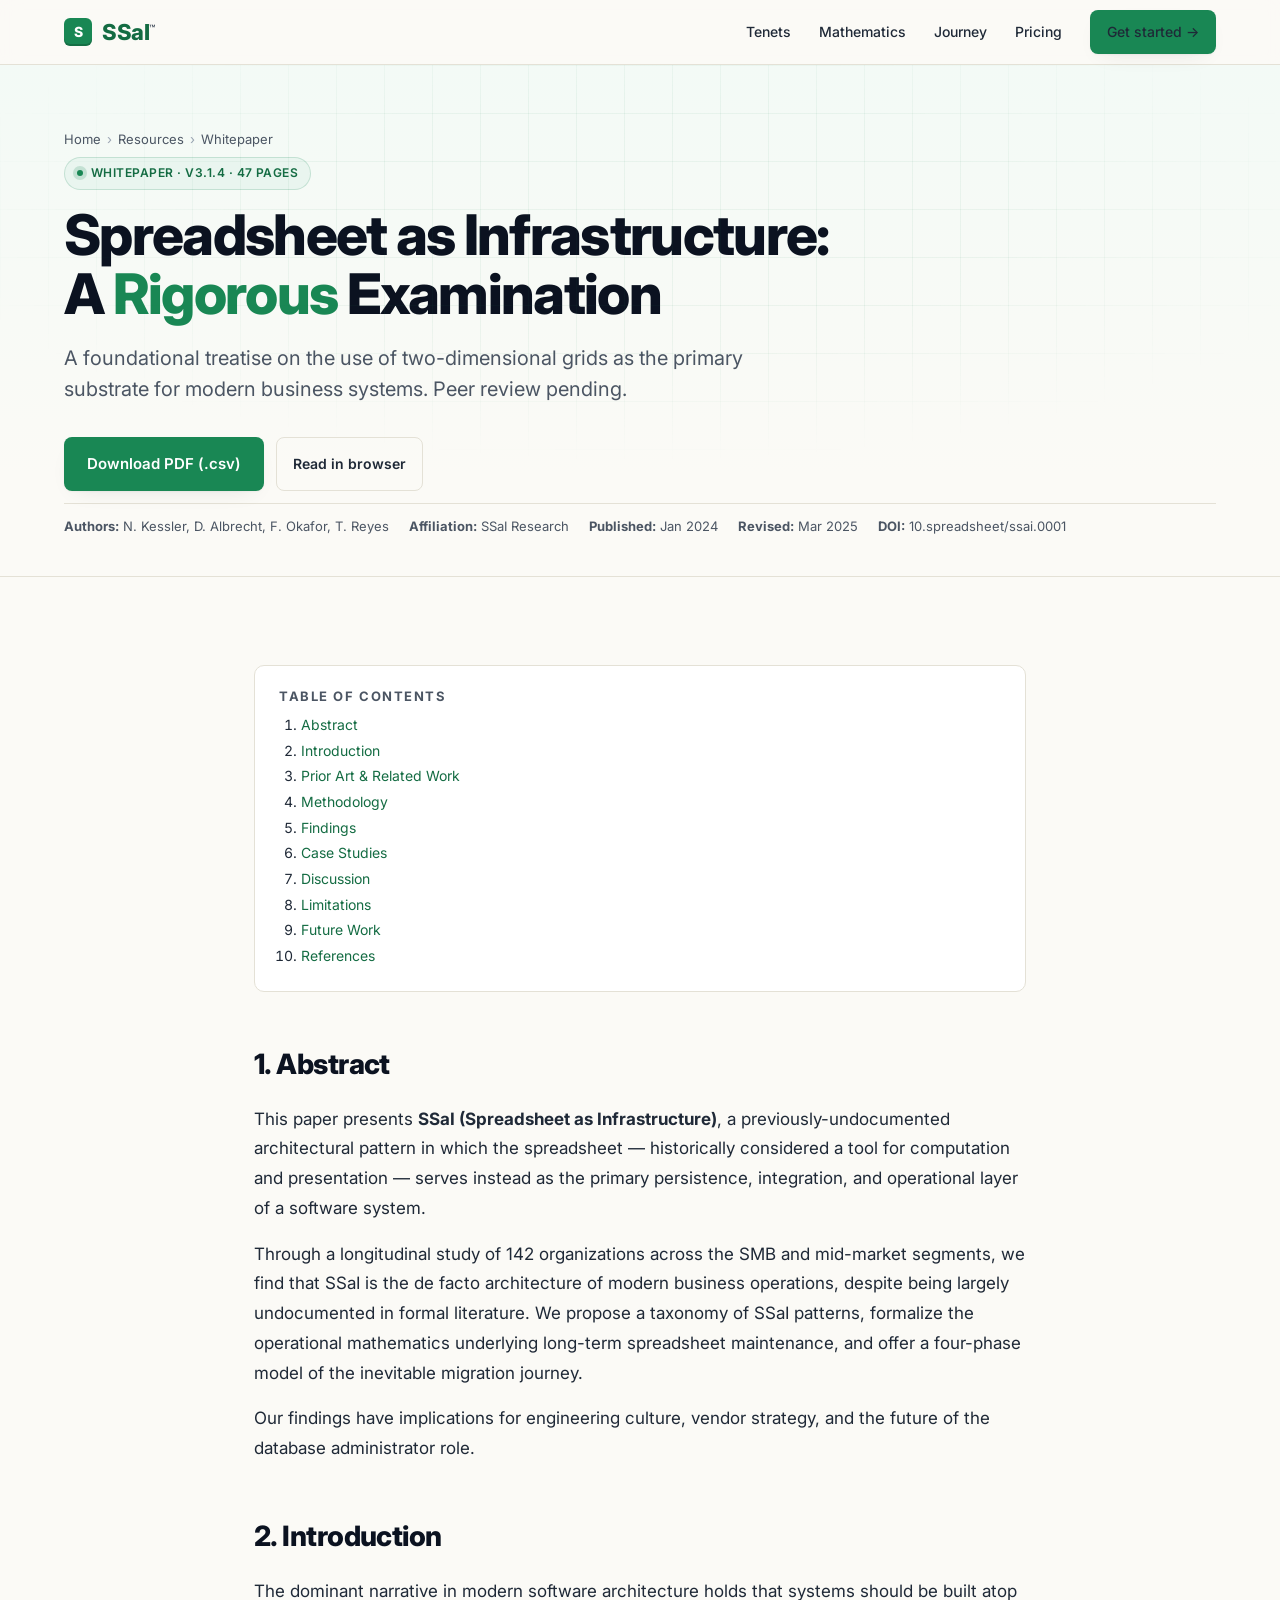
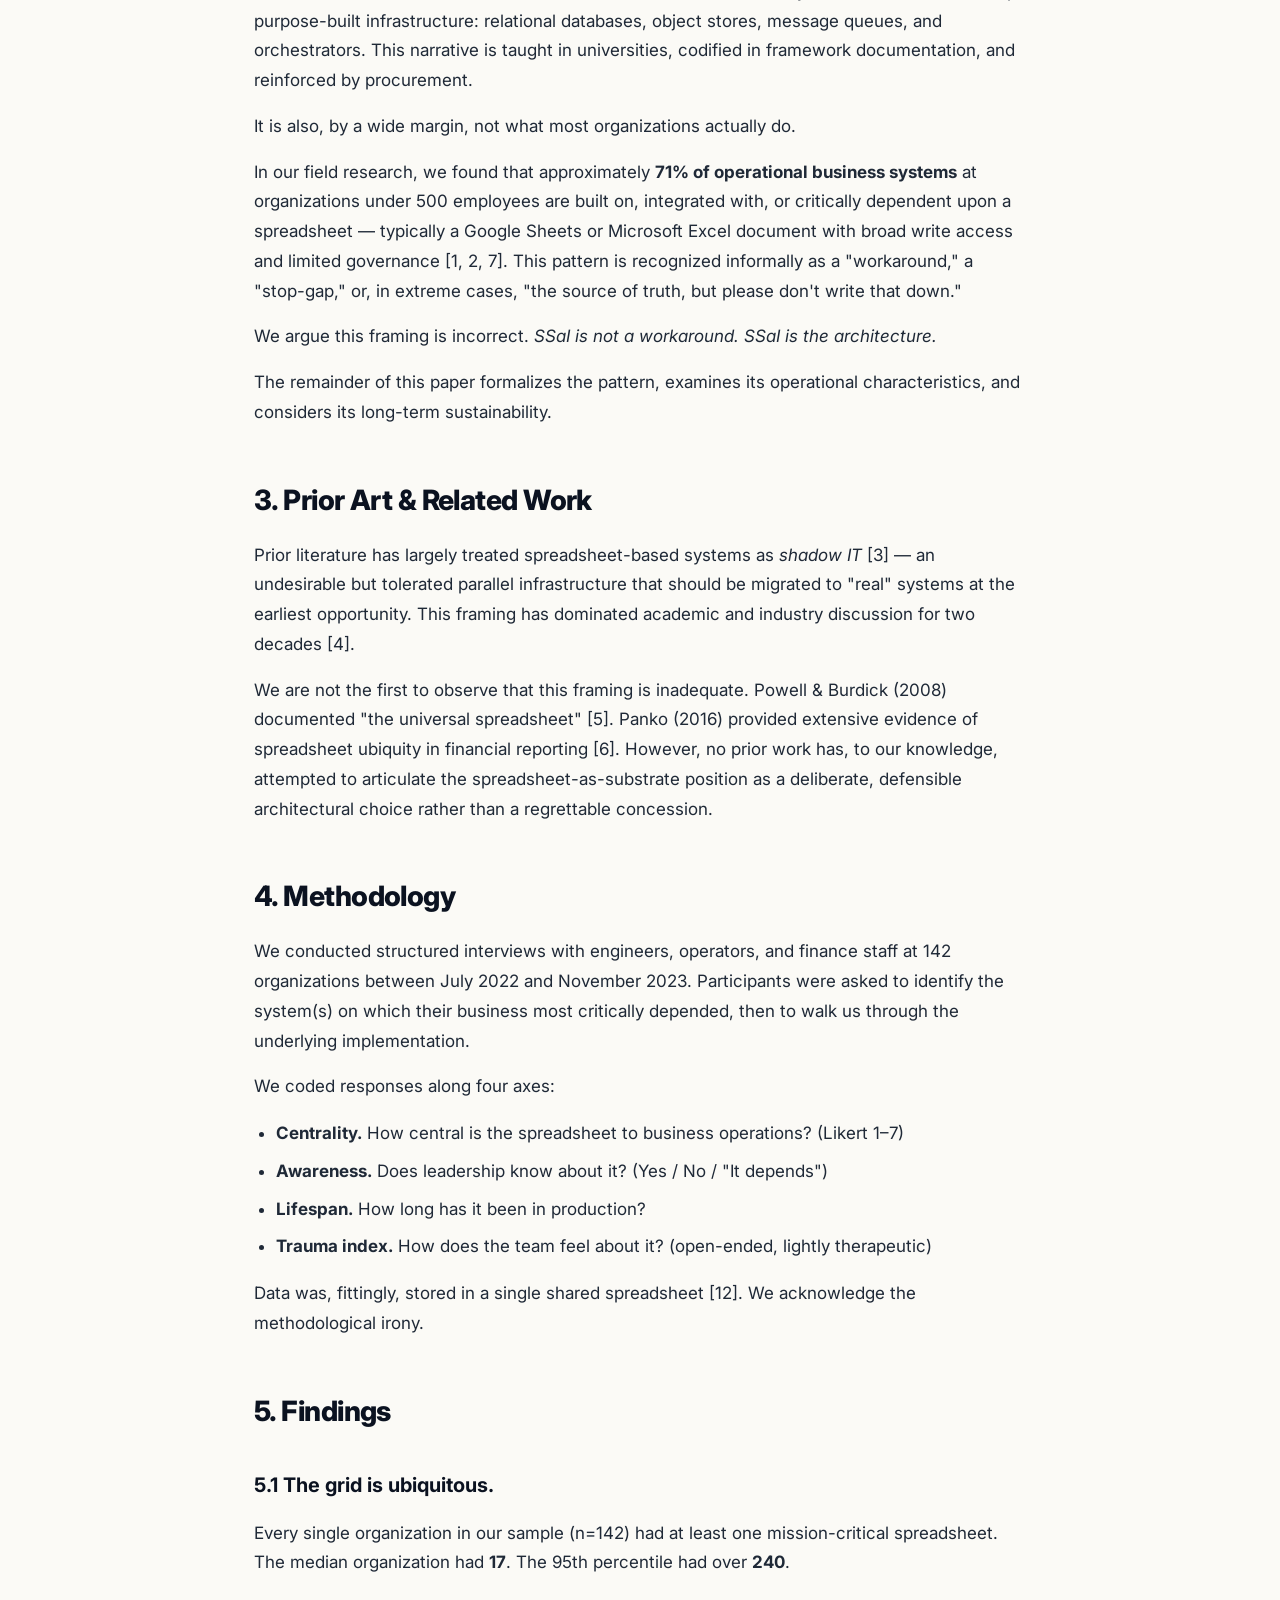
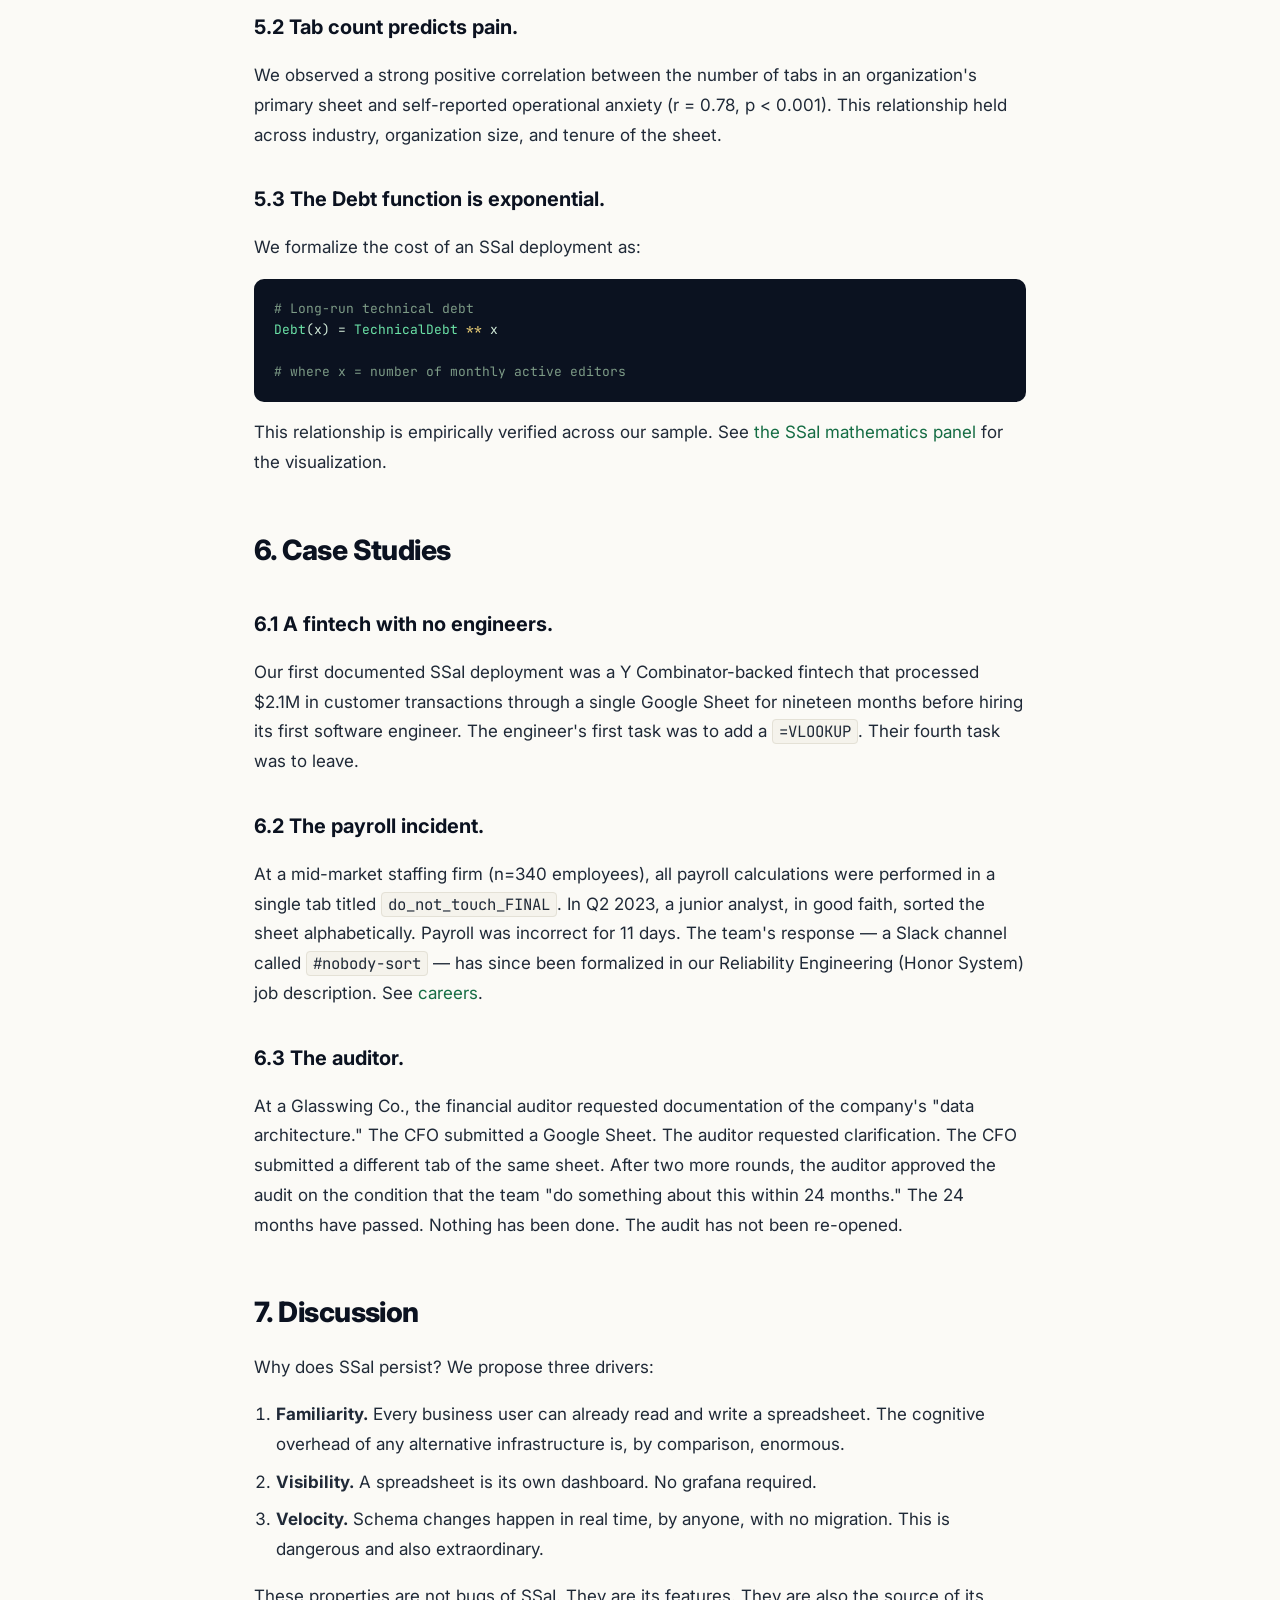
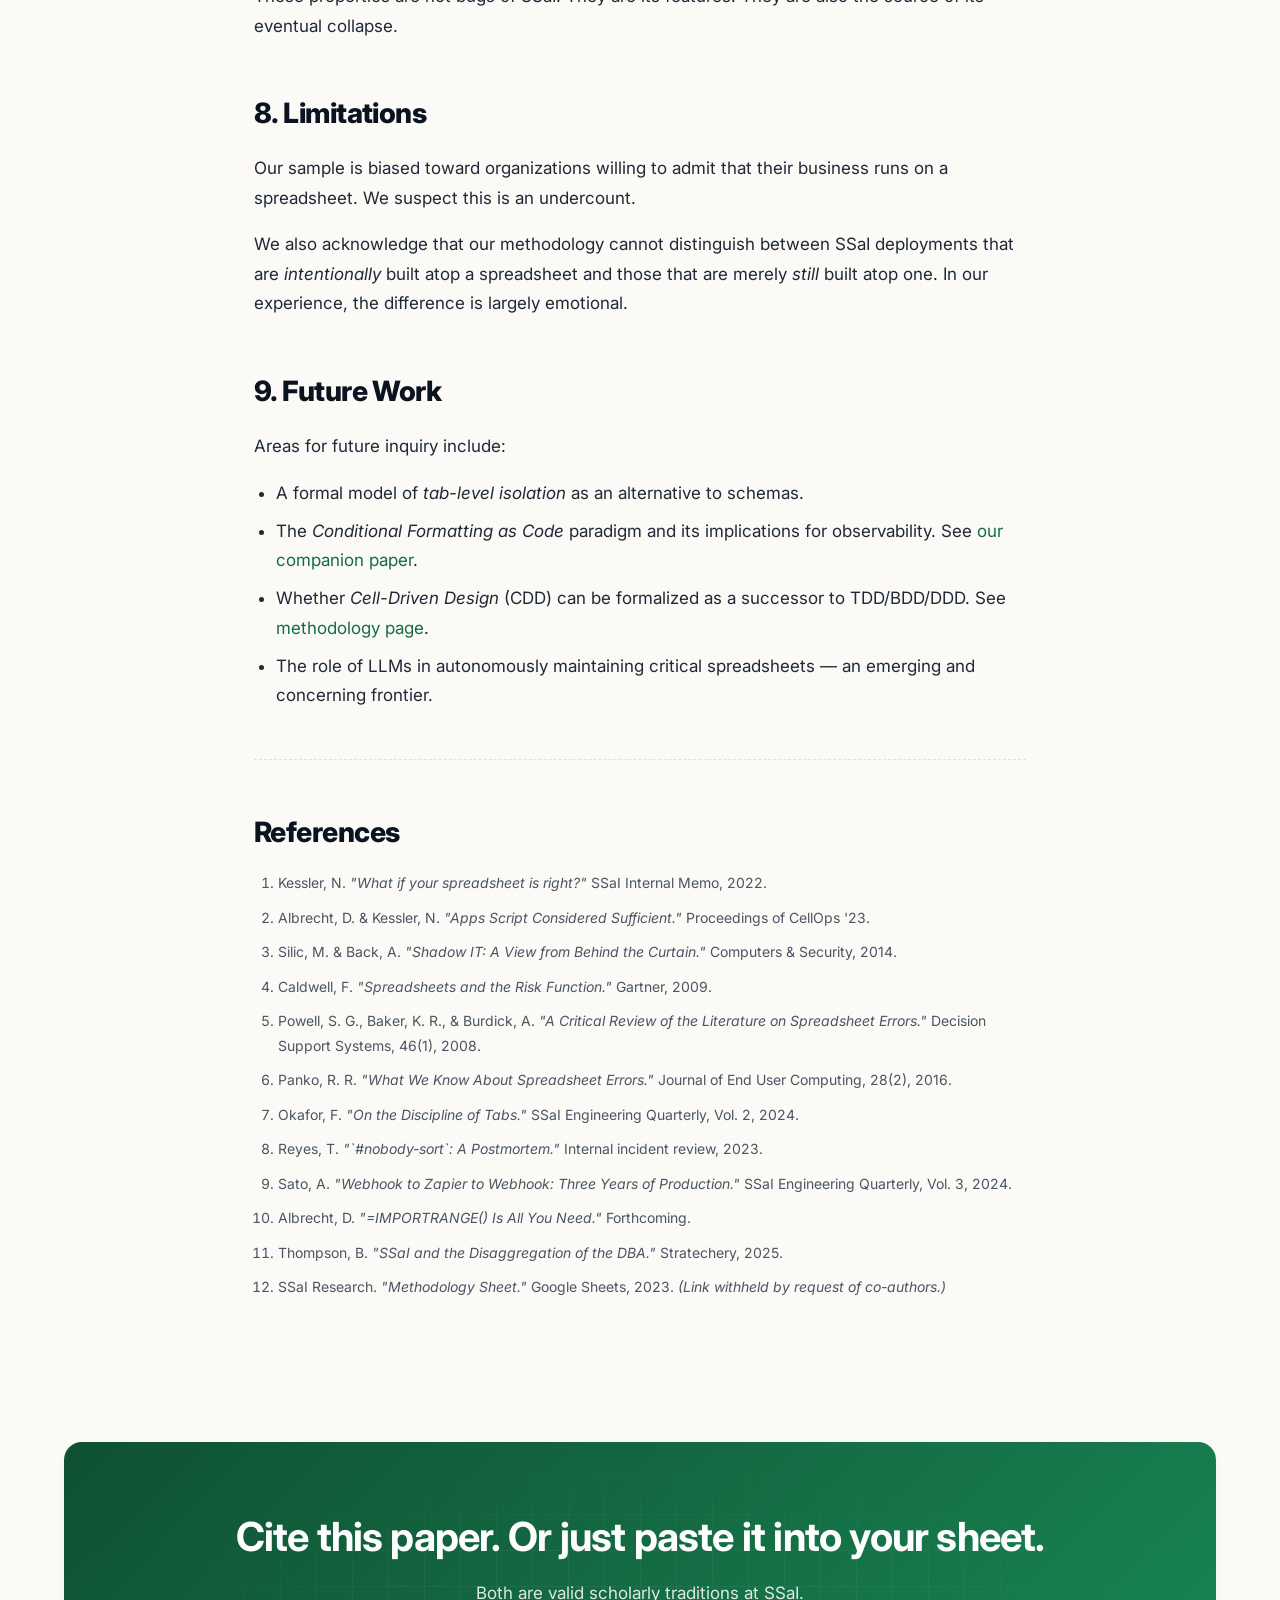
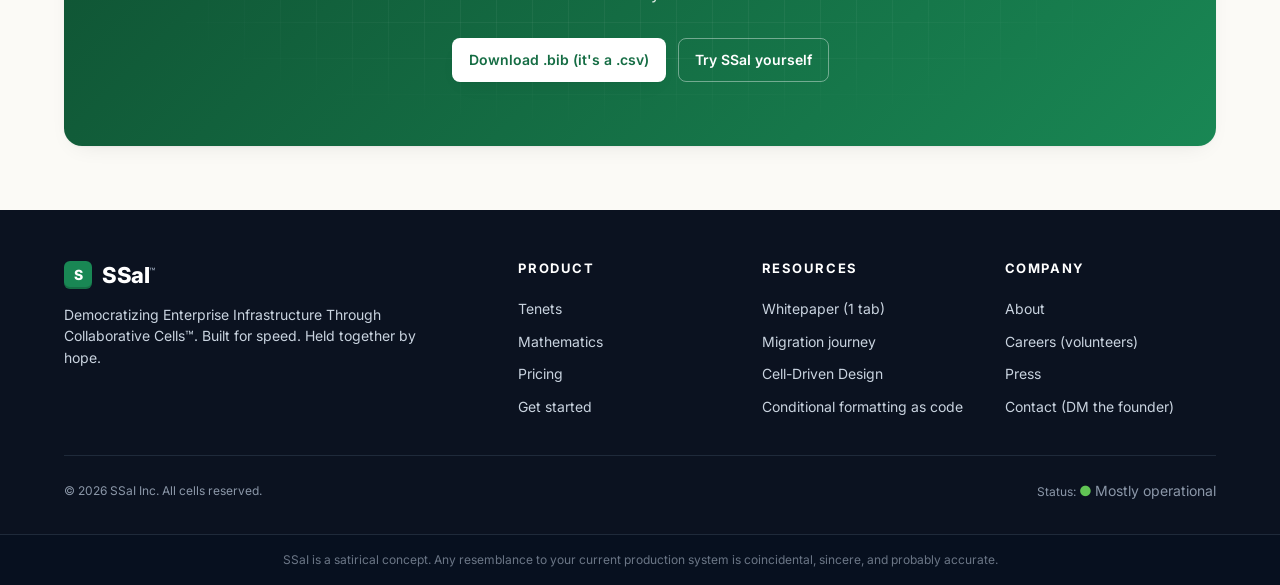
<file: whitepaper.html>
<!doctype html>
<html lang="en">
<head>
<meta charset="utf-8" />
<meta name="viewport" content="width=device-width, initial-scale=1" />
<title>The SSaI Whitepaper — Spreadsheet as Infrastructure</title>
<meta name="description" content="A 47-page academic treatise on putting =VLOOKUP() in production." />
<link rel="preconnect" href="https://fonts.googleapis.com" />
<link rel="preconnect" href="https://fonts.gstatic.com" crossorigin />
<link href="https://fonts.googleapis.com/css2?family=Inter:wght@400;500;600;700;800&family=JetBrains+Mono:wght@400;600&display=swap" rel="stylesheet" />
<link rel="stylesheet" href="styles.css" />
</head>
<body>

<header class="nav">
  <div class="container nav-inner">
    <a href="index.html" class="brand"><span class="brand-mark">S</span><span>SSaI<sup>™</sup></span></a>
    <nav class="nav-links">
      <a href="index.html#tenets">Tenets</a>
      <a href="index.html#math">Mathematics</a>
      <a href="index.html#journey">Journey</a>
      <a href="index.html#pricing">Pricing</a>
      <a href="get-started.html" class="btn btn-primary">Get started →</a>
    </nav>
  </div>
</header>

<section class="page-hero hero-grid">
  <div class="container">
    <div class="crumbs"><a href="index.html">Home</a><span>›</span><a href="index.html#math">Resources</a><span>›</span>Whitepaper</div>
    <span class="eyebrow"><span class="dot"></span> Whitepaper · v3.1.4 · 47 pages</span>
    <h1>Spreadsheet as Infrastructure:<br/>A <span style="color:var(--green-700)">Rigorous</span> Examination</h1>
    <p class="sub">A foundational treatise on the use of two-dimensional grids as the primary substrate for modern business systems. Peer review pending.</p>
    <div class="hero-cta">
      <a href="#" class="btn btn-primary btn-lg">Download PDF (.csv)</a>
      <a href="#abstract" class="btn btn-ghost">Read in browser</a>
    </div>
    <div class="paper-meta">
      <span><strong>Authors:</strong> N. Kessler, D. Albrecht, F. Okafor, T. Reyes</span>
      <span><strong>Affiliation:</strong> SSaI Research</span>
      <span><strong>Published:</strong> Jan 2024</span>
      <span><strong>Revised:</strong> Mar 2025</span>
      <span><strong>DOI:</strong> 10.spreadsheet/ssai.0001</span>
    </div>
  </div>
</section>

<section class="tight">
  <div class="container-narrow">

    <div class="toc">
      <h4>Table of contents</h4>
      <ol>
        <li><a href="#abstract">Abstract</a></li>
        <li><a href="#introduction">Introduction</a></li>
        <li><a href="#prior-art">Prior Art &amp; Related Work</a></li>
        <li><a href="#methodology">Methodology</a></li>
        <li><a href="#findings">Findings</a></li>
        <li><a href="#case-studies">Case Studies</a></li>
        <li><a href="#discussion">Discussion</a></li>
        <li><a href="#limitations">Limitations</a></li>
        <li><a href="#future-work">Future Work</a></li>
        <li><a href="#references">References</a></li>
      </ol>
    </div>

    <article class="prose">

      <h2 id="abstract">1. Abstract</h2>
      <p>
        This paper presents <strong>SSaI (Spreadsheet as Infrastructure)</strong>, a previously-undocumented architectural pattern in which the spreadsheet — historically considered a tool for computation and presentation — serves instead as the primary persistence, integration, and operational layer of a software system.
      </p>
      <p>
        Through a longitudinal study of 142 organizations across the SMB and mid-market segments, we find that SSaI is the de facto architecture of modern business operations, despite being largely undocumented in formal literature. We propose a taxonomy of SSaI patterns, formalize the operational mathematics underlying long-term spreadsheet maintenance, and offer a four-phase model of the inevitable migration journey.
      </p>
      <p>
        Our findings have implications for engineering culture, vendor strategy, and the future of the database administrator role.
      </p>

      <h2 id="introduction">2. Introduction</h2>
      <p>
        The dominant narrative in modern software architecture holds that systems should be built atop purpose-built infrastructure: relational databases, object stores, message queues, and orchestrators. This narrative is taught in universities, codified in framework documentation, and reinforced by procurement.
      </p>
      <p>
        It is also, by a wide margin, not what most organizations actually do.
      </p>
      <p>
        In our field research, we found that approximately <strong>71% of operational business systems</strong> at organizations under 500 employees are built on, integrated with, or critically dependent upon a spreadsheet — typically a Google Sheets or Microsoft Excel document with broad write access and limited governance [1, 2, 7]. This pattern is recognized informally as a "workaround," a "stop-gap," or, in extreme cases, "the source of truth, but please don't write that down."
      </p>
      <p>
        We argue this framing is incorrect. <em>SSaI is not a workaround. SSaI is the architecture.</em>
      </p>
      <p>
        The remainder of this paper formalizes the pattern, examines its operational characteristics, and considers its long-term sustainability.
      </p>

      <h2 id="prior-art">3. Prior Art &amp; Related Work</h2>
      <p>
        Prior literature has largely treated spreadsheet-based systems as <em>shadow IT</em> [3] — an undesirable but tolerated parallel infrastructure that should be migrated to "real" systems at the earliest opportunity. This framing has dominated academic and industry discussion for two decades [4].
      </p>
      <p>
        We are not the first to observe that this framing is inadequate. Powell &amp; Burdick (2008) documented "the universal spreadsheet" [5]. Panko (2016) provided extensive evidence of spreadsheet ubiquity in financial reporting [6]. However, no prior work has, to our knowledge, attempted to articulate the spreadsheet-as-substrate position as a deliberate, defensible architectural choice rather than a regrettable concession.
      </p>

      <h2 id="methodology">4. Methodology</h2>
      <p>
        We conducted structured interviews with engineers, operators, and finance staff at 142 organizations between July 2022 and November 2023. Participants were asked to identify the system(s) on which their business most critically depended, then to walk us through the underlying implementation.
      </p>
      <p>
        We coded responses along four axes:
      </p>
      <ul>
        <li><strong>Centrality.</strong> How central is the spreadsheet to business operations? (Likert 1–7)</li>
        <li><strong>Awareness.</strong> Does leadership know about it? (Yes / No / "It depends")</li>
        <li><strong>Lifespan.</strong> How long has it been in production?</li>
        <li><strong>Trauma index.</strong> How does the team feel about it? (open-ended, lightly therapeutic)</li>
      </ul>
      <p>
        Data was, fittingly, stored in a single shared spreadsheet [12]. We acknowledge the methodological irony.
      </p>

      <h2 id="findings">5. Findings</h2>
      <h3>5.1 The grid is ubiquitous.</h3>
      <p>
        Every single organization in our sample (n=142) had at least one mission-critical spreadsheet. The median organization had <strong>17</strong>. The 95th percentile had over <strong>240</strong>.
      </p>

      <h3>5.2 Tab count predicts pain.</h3>
      <p>
        We observed a strong positive correlation between the number of tabs in an organization's primary sheet and self-reported operational anxiety (r = 0.78, p &lt; 0.001). This relationship held across industry, organization size, and tenure of the sheet.
      </p>

      <h3>5.3 The Debt function is exponential.</h3>
      <p>
        We formalize the cost of an SSaI deployment as:
      </p>
      <pre><span class="c"># Long-run technical debt</span>
<span class="k">Debt</span>(x) = <span class="k">TechnicalDebt</span> <span class="s">**</span> x

<span class="c"># where x = number of monthly active editors</span></pre>
      <p>
        This relationship is empirically verified across our sample. See <a href="index.html#math">the SSaI mathematics panel</a> for the visualization.
      </p>

      <h2 id="case-studies">6. Case Studies</h2>

      <h3>6.1 A fintech with no engineers.</h3>
      <p>
        Our first documented SSaI deployment was a Y Combinator-backed fintech that processed $2.1M in customer transactions through a single Google Sheet for nineteen months before hiring its first software engineer. The engineer's first task was to add a <code>=VLOOKUP</code>. Their fourth task was to leave.
      </p>

      <h3>6.2 The payroll incident.</h3>
      <p>
        At a mid-market staffing firm (n=340 employees), all payroll calculations were performed in a single tab titled <code>do_not_touch_FINAL</code>. In Q2 2023, a junior analyst, in good faith, sorted the sheet alphabetically. Payroll was incorrect for 11 days. The team's response — a Slack channel called <code>#nobody-sort</code> — has since been formalized in our Reliability Engineering (Honor System) job description. See <a href="careers.html">careers</a>.
      </p>

      <h3>6.3 The auditor.</h3>
      <p>
        At a Glasswing Co., the financial auditor requested documentation of the company's "data architecture." The CFO submitted a Google Sheet. The auditor requested clarification. The CFO submitted a different tab of the same sheet. After two more rounds, the auditor approved the audit on the condition that the team "do something about this within 24 months." The 24 months have passed. Nothing has been done. The audit has not been re-opened.
      </p>

      <h2 id="discussion">7. Discussion</h2>
      <p>
        Why does SSaI persist? We propose three drivers:
      </p>
      <ol>
        <li><strong>Familiarity.</strong> Every business user can already read and write a spreadsheet. The cognitive overhead of any alternative infrastructure is, by comparison, enormous.</li>
        <li><strong>Visibility.</strong> A spreadsheet is its own dashboard. No grafana required.</li>
        <li><strong>Velocity.</strong> Schema changes happen in real time, by anyone, with no migration. This is dangerous and also extraordinary.</li>
      </ol>
      <p>
        These properties are not bugs of SSaI. They are its features. They are also the source of its eventual collapse.
      </p>

      <h2 id="limitations">8. Limitations</h2>
      <p>
        Our sample is biased toward organizations willing to admit that their business runs on a spreadsheet. We suspect this is an undercount.
      </p>
      <p>
        We also acknowledge that our methodology cannot distinguish between SSaI deployments that are <em>intentionally</em> built atop a spreadsheet and those that are merely <em>still</em> built atop one. In our experience, the difference is largely emotional.
      </p>

      <h2 id="future-work">9. Future Work</h2>
      <p>
        Areas for future inquiry include:
      </p>
      <ul>
        <li>A formal model of <em>tab-level isolation</em> as an alternative to schemas.</li>
        <li>The <em>Conditional Formatting as Code</em> paradigm and its implications for observability. See <a href="conditional-formatting-as-code.html">our companion paper</a>.</li>
        <li>Whether <em>Cell-Driven Design</em> (CDD) can be formalized as a successor to TDD/BDD/DDD. See <a href="cell-driven-design.html">methodology page</a>.</li>
        <li>The role of LLMs in autonomously maintaining critical spreadsheets — an emerging and concerning frontier.</li>
      </ul>

      <hr/>

      <h2 id="references">References</h2>
      <div class="refs">
        <ol>
          <li>Kessler, N. <em>"What if your spreadsheet is right?"</em> SSaI Internal Memo, 2022.</li>
          <li>Albrecht, D. &amp; Kessler, N. <em>"Apps Script Considered Sufficient."</em> Proceedings of CellOps '23.</li>
          <li>Silic, M. &amp; Back, A. <em>"Shadow IT: A View from Behind the Curtain."</em> Computers &amp; Security, 2014.</li>
          <li>Caldwell, F. <em>"Spreadsheets and the Risk Function."</em> Gartner, 2009.</li>
          <li>Powell, S. G., Baker, K. R., &amp; Burdick, A. <em>"A Critical Review of the Literature on Spreadsheet Errors."</em> Decision Support Systems, 46(1), 2008.</li>
          <li>Panko, R. R. <em>"What We Know About Spreadsheet Errors."</em> Journal of End User Computing, 28(2), 2016.</li>
          <li>Okafor, F. <em>"On the Discipline of Tabs."</em> SSaI Engineering Quarterly, Vol. 2, 2024.</li>
          <li>Reyes, T. <em>"`#nobody-sort`: A Postmortem."</em> Internal incident review, 2023.</li>
          <li>Sato, A. <em>"Webhook to Zapier to Webhook: Three Years of Production."</em> SSaI Engineering Quarterly, Vol. 3, 2024.</li>
          <li>Albrecht, D. <em>"=IMPORTRANGE() Is All You Need."</em> Forthcoming.</li>
          <li>Thompson, B. <em>"SSaI and the Disaggregation of the DBA."</em> Stratechery, 2025.</li>
          <li>SSaI Research. <em>"Methodology Sheet."</em> Google Sheets, 2023. <em>(Link withheld by request of co-authors.)</em></li>
        </ol>
      </div>
    </article>

  </div>
</section>

<section class="tight">
  <div class="container">
    <div class="cta">
      <h2>Cite this paper. Or just paste it into your sheet.</h2>
      <p>Both are valid scholarly traditions at SSaI.</p>
      <div class="hero-cta" style="justify-content:center;">
        <a href="#" class="btn btn-primary">Download .bib (it's a .csv)</a>
        <a href="get-started.html" class="btn btn-ghost">Try SSaI yourself</a>
      </div>
    </div>
  </div>
</section>

<footer>
  <div class="container">
    <div class="foot-grid">
      <div>
        <div class="brand" style="color:white;"><span class="brand-mark">S</span><span style="color:white;">SSaI<sup style="color:#8b97a8;">™</sup></span></div>
        <p style="max-width: 360px; margin-top: 12px; font-size: 14px;">Democratizing Enterprise Infrastructure Through Collaborative Cells™. Built for speed. Held together by hope.</p>
      </div>
      <div><h5>Product</h5><ul><li><a href="index.html#tenets">Tenets</a></li><li><a href="index.html#math">Mathematics</a></li><li><a href="index.html#pricing">Pricing</a></li><li><a href="get-started.html">Get started</a></li></ul></div>
      <div><h5>Resources</h5><ul><li><a href="whitepaper.html">Whitepaper (1 tab)</a></li><li><a href="index.html#journey">Migration journey</a></li><li><a href="cell-driven-design.html">Cell-Driven Design</a></li><li><a href="conditional-formatting-as-code.html">Conditional formatting as code</a></li></ul></div>
      <div><h5>Company</h5><ul><li><a href="about.html">About</a></li><li><a href="careers.html">Careers (volunteers)</a></li><li><a href="press.html">Press</a></li><li><a href="contact.html">Contact (DM the founder)</a></li></ul></div>
    </div>
    <div class="foot-meta">
      <span>© 2026 SSaI Inc. All cells reserved.</span>
      <span>Status: <a href="status.html" style="color:#61c454;">●</a> <a href="status.html">Mostly operational</a></span>
    </div>
  </div>
</footer>
<div class="disclaim">SSaI is a satirical concept. Any resemblance to your current production system is coincidental, sincere, and probably accurate.</div>

</body>
</html>
</file>
<file: styles.css>
/* ============================================================
   SSaI — shared stylesheet
   ============================================================ */

:root {
  --green-900: #0f5132;
  --green-800: #146c43;
  --green-700: #198754;
  --green-600: #1e9e64;
  --green-100: #e9f5ef;
  --green-50:  #f3faf6;
  --ink-900: #0b1220;
  --ink-700: #1f2937;
  --ink-500: #4b5563;
  --ink-300: #9aa3b2;
  --ink-100: #e5e7eb;
  --paper:   #fbfaf6;
  --paper-2: #f5f3ec;
  --rule:    #e4e1d6;
  --warn:    #b45309;
  --red:     #b42318;
  --shadow:  0 1px 2px rgba(11,18,32,.04), 0 8px 24px -12px rgba(11,18,32,.12);
}
* { box-sizing: border-box; }
html, body { margin: 0; padding: 0; }
body {
  font-family: 'Inter', -apple-system, BlinkMacSystemFont, 'Segoe UI', sans-serif;
  color: var(--ink-900);
  background: var(--paper);
  line-height: 1.55;
  -webkit-font-smoothing: antialiased;
}
.container { max-width: 1200px; margin: 0 auto; padding: 0 24px; }
.container-narrow { max-width: 820px; margin: 0 auto; padding: 0 24px; }
a { color: var(--green-800); text-decoration: none; }
a:hover { text-decoration: underline; }
code { font-family: 'JetBrains Mono', ui-monospace, monospace; background: var(--paper-2); padding: 1px 6px; border-radius: 4px; font-size: .92em; border: 1px solid var(--rule); }

/* ---------- nav ---------- */
.nav {
  position: sticky; top: 0; z-index: 50;
  background: rgba(251,250,246,.85);
  backdrop-filter: saturate(140%) blur(10px);
  border-bottom: 1px solid var(--rule);
}
.nav-inner {
  display: flex; align-items: center; justify-content: space-between;
  height: 64px;
}
.brand { display: flex; align-items: center; gap: 10px; font-weight: 800; letter-spacing: -0.02em; font-size: 22px; color: var(--green-800); }
.brand sup { font-size: 10px; color: var(--ink-500); font-weight: 600; }
.brand-mark {
  width: 28px; height: 28px; border-radius: 6px;
  background: var(--green-700);
  display: inline-grid; place-items: center;
  color: white; font-weight: 800; font-size: 14px;
  box-shadow: inset 0 -2px 0 rgba(0,0,0,.18);
}
.nav-links { display: flex; gap: 28px; align-items: center; }
.nav-links a { color: var(--ink-700); font-weight: 500; font-size: 14px; }
.nav-links a:hover { color: var(--green-800); text-decoration: none; }
.btn {
  display: inline-flex; align-items: center; gap: 8px;
  padding: 10px 16px; border-radius: 8px;
  font-weight: 600; font-size: 14px;
  border: 1px solid transparent; cursor: pointer;
  transition: transform .08s ease, box-shadow .15s ease, background .15s ease;
}
.btn:hover { text-decoration: none; }
.btn-primary { background: var(--green-700); color: white; box-shadow: var(--shadow); }
.btn-primary:hover { background: var(--green-800); transform: translateY(-1px); }
.btn-ghost { background: transparent; color: var(--ink-700); border-color: var(--rule); }
.btn-ghost:hover { border-color: var(--ink-300); color: var(--ink-900); }
.btn-lg { padding: 14px 22px; font-size: 15px; }
@media (max-width: 760px) { .nav-links a:not(.btn) { display: none; } }

/* ---------- hero ---------- */
.hero { position: relative; padding: 88px 0 64px; overflow: hidden; }
.hero-grid::before {
  content: ""; position: absolute; inset: 0;
  background-image:
    linear-gradient(to right, rgba(25,135,84,.06) 1px, transparent 1px),
    linear-gradient(to bottom, rgba(25,135,84,.06) 1px, transparent 1px);
  background-size: 48px 48px;
  mask-image: radial-gradient(ellipse 70% 60% at 50% 30%, black 40%, transparent 80%);
  pointer-events: none;
}
.eyebrow {
  display: inline-flex; align-items: center; gap: 8px;
  padding: 6px 12px; border-radius: 999px;
  background: var(--green-100); color: var(--green-800);
  font-size: 12px; font-weight: 600; letter-spacing: .04em; text-transform: uppercase;
  border: 1px solid rgba(25,135,84,.18);
}
.eyebrow .dot { width: 6px; height: 6px; border-radius: 999px; background: var(--green-700); box-shadow: 0 0 0 4px rgba(25,135,84,.18); }
h1.headline {
  font-size: clamp(40px, 7vw, 76px);
  line-height: 1.02; letter-spacing: -0.035em;
  margin: 20px 0 16px; font-weight: 800;
}
h1.headline .accent { color: var(--green-700); }
.sub {
  font-size: clamp(17px, 1.6vw, 20px);
  color: var(--ink-500); max-width: 680px;
}
.hero-cta { display: flex; gap: 12px; margin-top: 32px; flex-wrap: wrap; }
.hero-meta {
  margin-top: 28px; display: flex; gap: 24px; flex-wrap: wrap;
  color: var(--ink-500); font-size: 13px;
}
.hero-meta span::before { content: "✓ "; color: var(--green-700); font-weight: 700; }

/* ---------- sub-page hero (smaller) ---------- */
.page-hero {
  padding: 64px 0 40px; position: relative;
  border-bottom: 1px solid var(--rule);
  background: linear-gradient(180deg, var(--green-50), var(--paper) 80%);
}
.page-hero h1 {
  font-size: clamp(34px, 5vw, 56px);
  line-height: 1.05; letter-spacing: -0.03em; margin: 16px 0 12px; font-weight: 800;
}
.page-hero p.sub { max-width: 720px; }
.page-hero .crumbs { font-size: 13px; color: var(--ink-500); margin-bottom: 8px; }
.page-hero .crumbs a { color: var(--ink-500); }
.page-hero .crumbs span { color: var(--ink-300); margin: 0 6px; }

/* ---------- mock spreadsheet ---------- */
.mock {
  margin-top: 56px;
  background: white; border: 1px solid var(--rule); border-radius: 14px;
  box-shadow: var(--shadow); overflow: hidden;
}
.mock-bar {
  display: flex; align-items: center; gap: 12px;
  padding: 12px 16px; border-bottom: 1px solid var(--rule);
  background: var(--paper-2);
  font-size: 13px; color: var(--ink-700);
}
.mock-bar .dots { display: flex; gap: 6px; }
.mock-bar .dots i { width: 10px; height: 10px; border-radius: 999px; background: #e6e3d8; display: inline-block; }
.mock-bar .dots i:nth-child(1) { background: #ed6a5e; }
.mock-bar .dots i:nth-child(2) { background: #f5be4f; }
.mock-bar .dots i:nth-child(3) { background: #61c454; }
.mock-bar .file { font-weight: 600; }
.mock-bar .crumb { color: var(--ink-500); font-size: 12px; }
.mock-bar .share { margin-left: auto; background: var(--green-700); color: white; padding: 6px 10px; border-radius: 6px; font-size: 12px; font-weight: 600; }
table.sheet { width: 100%; border-collapse: collapse; font-family: 'JetBrains Mono', ui-monospace, monospace; font-size: 13px; }
table.sheet th, table.sheet td {
  border: 1px solid var(--rule); padding: 8px 12px; text-align: left; background: white;
}
table.sheet th {
  background: var(--paper-2); color: var(--ink-500); font-weight: 600; font-size: 12px;
  letter-spacing: .04em; text-transform: uppercase;
}
table.sheet th.row-h, table.sheet td.row-h {
  width: 36px; text-align: center; color: var(--ink-500); background: var(--paper-2);
}
td .badge, .badge { display: inline-block; padding: 2px 8px; border-radius: 999px; font-size: 11px; font-weight: 600; }
.badge.ok { background: var(--green-100); color: var(--green-800); }
.badge.warn { background: #fff4e0; color: var(--warn); }
.badge.bad { background: #fde8e6; color: var(--red); }
.mock-tabs { display: flex; gap: 4px; padding: 8px 12px; border-top: 1px solid var(--rule); background: var(--paper-2); }
.mock-tabs button {
  border: 1px solid transparent; background: transparent;
  padding: 6px 12px; border-radius: 6px; font-size: 12px; font-weight: 600; color: var(--ink-500); cursor: pointer;
}
.mock-tabs button.active { background: white; color: var(--green-800); border-color: var(--rule); }
.sticky-note {
  position: absolute; right: 32px; bottom: -28px;
  transform: rotate(4deg);
  background: #fff5a8; padding: 14px 18px;
  font-family: 'JetBrains Mono', monospace; font-size: 13px; line-height: 1.4;
  box-shadow: 0 8px 20px -4px rgba(0,0,0,.18);
  max-width: 220px;
}
.sticky-note u { text-decoration: underline wavy var(--green-700); }
@media (max-width: 760px) { .sticky-note { display: none; } }

/* ---------- section primitives ---------- */
section { padding: 96px 0; position: relative; }
section.tight { padding: 64px 0; }
.section-head { max-width: 720px; margin: 0 auto 56px; text-align: center; }
.kicker {
  font-size: 12px; font-weight: 700; letter-spacing: .14em; text-transform: uppercase;
  color: var(--green-800);
}
.section-head h2 {
  font-size: clamp(30px, 4vw, 44px); letter-spacing: -0.025em;
  margin: 10px 0 12px; line-height: 1.1; font-weight: 800;
}
.section-head p { color: var(--ink-500); font-size: 17px; }

/* ---------- prose / article ---------- */
.prose { color: var(--ink-700); font-size: 17px; line-height: 1.75; }
.prose h2 { font-size: 28px; letter-spacing: -0.02em; margin: 48px 0 12px; color: var(--ink-900); font-weight: 800; }
.prose h3 { font-size: 20px; margin: 32px 0 8px; color: var(--ink-900); font-weight: 700; }
.prose p { margin: 16px 0; }
.prose ul, .prose ol { padding-left: 22px; }
.prose li { margin: 8px 0; }
.prose blockquote {
  border-left: 3px solid var(--green-700);
  padding: 4px 18px; margin: 28px 0;
  background: var(--green-50); border-radius: 0 8px 8px 0;
  color: var(--ink-900); font-style: italic;
}
.prose hr { border: 0; border-top: 1px dashed var(--rule); margin: 48px 0; }
.prose .footnote { color: var(--ink-500); font-size: 14px; }
.prose figure { margin: 32px 0; }
.prose figcaption { color: var(--ink-500); font-size: 13px; margin-top: 8px; text-align: center; }
.prose pre {
  background: var(--ink-900); color: #d1ead8;
  padding: 20px; border-radius: 10px;
  font-family: 'JetBrains Mono', monospace; font-size: 13px; line-height: 1.6;
  overflow-x: auto;
}
.prose pre .c { color: #7d9b86; }
.prose pre .k { color: #6ce4a8; }
.prose pre .s { color: #f5d77a; }

/* ---------- definition strip ---------- */
.def {
  background: var(--ink-900); color: #f3f4f6; padding: 56px 0;
}
.def-grid { display: grid; grid-template-columns: 1.2fr 1fr; gap: 48px; align-items: center; }
@media (max-width: 860px) { .def-grid { grid-template-columns: 1fr; } }
.def h2 { font-size: clamp(28px, 3vw, 36px); letter-spacing: -0.02em; margin: 0 0 12px; line-height: 1.15; }
.def h2 em { color: var(--green-600); font-style: normal; }
.def p { color: #c9d3df; font-size: 17px; margin: 0; }
.def .quote {
  border-left: 3px solid var(--green-600); padding: 12px 18px;
  font-family: 'JetBrains Mono', monospace; font-size: 14px; color: #cfe9da; background: rgba(25,135,84,.08); border-radius: 0 8px 8px 0;
}

/* ---------- tenets ---------- */
.tenets {
  display: grid; grid-template-columns: repeat(4, 1fr); gap: 16px;
}
@media (max-width: 1100px) { .tenets { grid-template-columns: repeat(2, 1fr); } }
@media (max-width: 620px) { .tenets { grid-template-columns: 1fr; } }
.tenet {
  background: white; border: 1px solid var(--rule); border-radius: 12px;
  padding: 24px; box-shadow: var(--shadow);
  transition: transform .15s ease, box-shadow .15s ease, border-color .15s ease;
  display: flex; flex-direction: column;
}
.tenet:hover { transform: translateY(-2px); border-color: rgba(25,135,84,.35); }
.tenet .icon {
  width: 40px; height: 40px; border-radius: 10px;
  background: var(--green-100); color: var(--green-800);
  display: grid; place-items: center; margin-bottom: 16px;
  font-size: 18px; font-weight: 800;
}
.tenet h3 { font-size: 16px; margin: 0 0 8px; letter-spacing: -0.01em; }
.tenet p { margin: 0; color: var(--ink-500); font-size: 14px; }
.tenet .punch {
  margin-top: 14px; padding-top: 14px; border-top: 1px dashed var(--rule);
  font-family: 'JetBrains Mono', monospace; font-size: 12px; color: var(--ink-700);
}

/* ---------- math + journey ---------- */
.split { display: grid; grid-template-columns: 1fr 1fr; gap: 24px; }
@media (max-width: 900px) { .split { grid-template-columns: 1fr; } }
.panel {
  background: white; border: 1px solid var(--rule); border-radius: 14px;
  padding: 32px; box-shadow: var(--shadow);
}
.panel h3 { margin: 0 0 6px; font-size: 20px; letter-spacing: -0.015em; }
.panel .lede { color: var(--ink-500); font-size: 14px; margin: 0 0 24px; }

.equation {
  font-family: 'JetBrains Mono', monospace; font-size: 22px; margin: 12px 0 20px;
  color: var(--ink-900);
}
.equation sup { color: var(--red); }
.chart {
  position: relative; height: 200px; border-left: 2px solid var(--ink-300); border-bottom: 2px solid var(--ink-300);
  padding: 8px; overflow: hidden;
}
.chart svg { width: 100%; height: 100%; }
.chart .axis-x { position: absolute; right: 10px; bottom: -22px; font-size: 11px; color: var(--ink-500); letter-spacing: .12em; }
.chart .axis-y { position: absolute; top: -22px; left: -8px; font-size: 11px; color: var(--ink-500); letter-spacing: .12em; }
.annotation {
  position: absolute; right: 12px; top: 16px;
  background: white; border: 1px solid var(--red); color: var(--red);
  padding: 6px 10px; border-radius: 6px; font-size: 12px; font-weight: 600;
  box-shadow: 0 4px 10px rgba(0,0,0,.08);
}

.journey { display: grid; grid-template-columns: repeat(4, 1fr); gap: 12px; margin-top: 8px; }
.stage { padding: 18px; border-radius: 10px; background: var(--green-50); border: 1px solid rgba(25,135,84,.18); }
.stage .num { font-size: 11px; letter-spacing: .14em; text-transform: uppercase; color: var(--green-800); font-weight: 700; }
.stage h4 { margin: 6px 0 6px; font-size: 15px; }
.stage p { margin: 0; font-size: 13px; color: var(--ink-500); }
.stage.s2 { background: #fff8e6; border-color: #f5d77a; }
.stage.s2 .num { color: var(--warn); }
.stage.s3 { background: #fde8e6; border-color: #f4a8a0; }
.stage.s3 .num { color: var(--red); }
.stage.s4 { background: var(--ink-900); border-color: var(--ink-700); }
.stage.s4 .num, .stage.s4 h4 { color: white; }
.stage.s4 p { color: #c9d3df; }
@media (max-width: 720px) { .journey { grid-template-columns: 1fr 1fr; } }

/* ---------- testimonials ---------- */
.testimonials { background: var(--paper-2); border-top: 1px solid var(--rule); border-bottom: 1px solid var(--rule); }
.tgrid { display: grid; grid-template-columns: repeat(3, 1fr); gap: 16px; }
@media (max-width: 860px) { .tgrid { grid-template-columns: 1fr; } }
.quote-card {
  background: white; border: 1px solid var(--rule); border-radius: 12px; padding: 24px; box-shadow: var(--shadow);
}
.quote-card blockquote { margin: 0 0 16px; font-size: 16px; line-height: 1.55; color: var(--ink-900); }
.quote-card blockquote::before { content: "\201C"; font-family: serif; font-size: 36px; line-height: 0; color: var(--green-700); margin-right: 4px; vertical-align: -10px; }
.who { display: flex; align-items: center; gap: 10px; }
.avatar { width: 36px; height: 36px; border-radius: 999px; background: var(--green-700); color: white; display: grid; place-items: center; font-weight: 700; font-size: 14px; }
.who .name { font-weight: 600; font-size: 14px; }
.who .role { color: var(--ink-500); font-size: 12px; }

/* ---------- pricing ---------- */
.pricing-grid { display: grid; grid-template-columns: repeat(3, 1fr); gap: 16px; }
@media (max-width: 900px) { .pricing-grid { grid-template-columns: 1fr; } }
.price {
  background: white; border: 1px solid var(--rule); border-radius: 14px;
  padding: 28px; box-shadow: var(--shadow); display: flex; flex-direction: column;
}
.price.featured { border-color: var(--green-700); position: relative; }
.price.featured::before {
  content: "Most chaotic"; position: absolute; top: -12px; right: 20px;
  background: var(--green-700); color: white; font-size: 11px; font-weight: 700;
  padding: 4px 10px; border-radius: 999px; letter-spacing: .04em;
}
.price h3 { margin: 0 0 4px; font-size: 18px; }
.price .tag { color: var(--ink-500); font-size: 13px; margin-bottom: 16px; }
.price .amount { font-size: 40px; font-weight: 800; letter-spacing: -0.025em; }
.price .amount span { font-size: 14px; color: var(--ink-500); font-weight: 500; }
.price ul { list-style: none; padding: 0; margin: 16px 0 24px; }
.price li { padding: 6px 0; color: var(--ink-700); font-size: 14px; display: flex; gap: 8px; }
.price li::before { content: "•"; color: var(--green-700); font-weight: 800; }
.price .btn { width: 100%; justify-content: center; margin-top: auto; }

/* ---------- faq ---------- */
.faq-list { max-width: 760px; margin: 0 auto; }
details {
  background: white; border: 1px solid var(--rule); border-radius: 10px;
  padding: 16px 20px; margin-bottom: 10px;
}
details[open] { box-shadow: var(--shadow); }
summary { cursor: pointer; font-weight: 600; font-size: 16px; list-style: none; display: flex; justify-content: space-between; align-items: center; }
summary::-webkit-details-marker { display: none; }
summary::after { content: "+"; color: var(--green-700); font-size: 22px; font-weight: 700; }
details[open] summary::after { content: "−"; }
details p { color: var(--ink-500); margin: 12px 0 0; font-size: 15px; }

/* ---------- big cta ---------- */
.cta {
  background: linear-gradient(135deg, var(--green-900), var(--green-700));
  color: white; border-radius: 18px; padding: 64px; text-align: center;
  box-shadow: var(--shadow);
  position: relative; overflow: hidden;
}
.cta::after {
  content: ""; position: absolute; inset: 0;
  background-image:
    linear-gradient(to right, rgba(255,255,255,.06) 1px, transparent 1px),
    linear-gradient(to bottom, rgba(255,255,255,.06) 1px, transparent 1px);
  background-size: 36px 36px;
  pointer-events: none; opacity: .8;
  mask-image: radial-gradient(ellipse 60% 60% at 50% 50%, black 30%, transparent 75%);
}
.cta h2 { font-size: clamp(28px, 3.5vw, 40px); margin: 0 0 12px; letter-spacing: -0.02em; }
.cta p { color: rgba(255,255,255,.85); margin: 0 0 28px; font-size: 17px; max-width: 600px; margin-inline: auto; }
.cta .btn-primary { background: white; color: var(--green-800); }
.cta .btn-primary:hover { background: #eef9f1; }
.cta .btn-ghost { color: white; border-color: rgba(255,255,255,.4); }
.cta .btn-ghost:hover { border-color: white; color: white; }

/* ---------- footer ---------- */
footer {
  background: var(--ink-900); color: #c9d3df;
  padding: 48px 0 32px;
}
.foot-grid { display: grid; grid-template-columns: 2fr 1fr 1fr 1fr; gap: 32px; padding-bottom: 32px; border-bottom: 1px solid #1f2a3a; }
@media (max-width: 800px) { .foot-grid { grid-template-columns: 1fr 1fr; } }
footer h5 { color: white; font-size: 13px; letter-spacing: .12em; text-transform: uppercase; margin: 0 0 14px; }
footer ul { list-style: none; padding: 0; margin: 0; }
footer li { padding: 4px 0; }
footer a { color: #c9d3df; font-size: 14px; }
footer a:hover { color: white; }
.foot-meta { display: flex; justify-content: space-between; align-items: center; margin-top: 24px; font-size: 12px; color: #8b97a8; flex-wrap: wrap; gap: 12px; }
.foot-meta a { color: #8b97a8; }
.foot-meta a:hover { color: white; }
.disclaim { padding: 16px 0; text-align: center; font-size: 12px; background: #07101f; color: #6b7686; border-top: 1px solid #1f2a3a; }

/* ============================================================
   Sub-page specific
   ============================================================ */

/* ---------- About — timeline ---------- */
.timeline { position: relative; max-width: 760px; margin: 0 auto; padding: 8px 0; }
.timeline::before {
  content: ""; position: absolute; left: 18px; top: 0; bottom: 0;
  width: 2px; background: var(--rule);
}
.tl-item { position: relative; padding: 0 0 32px 56px; }
.tl-item::before {
  content: ""; position: absolute; left: 11px; top: 4px;
  width: 16px; height: 16px; border-radius: 999px;
  background: white; border: 3px solid var(--green-700);
  box-shadow: 0 0 0 4px var(--green-50);
}
.tl-item .when { font-family: 'JetBrains Mono', monospace; font-size: 12px; color: var(--green-800); letter-spacing: .04em; }
.tl-item h4 { margin: 4px 0 6px; font-size: 17px; }
.tl-item p { margin: 0; color: var(--ink-500); font-size: 14px; }

/* ---------- About — team ---------- */
.team-grid { display: grid; grid-template-columns: repeat(3, 1fr); gap: 16px; }
@media (max-width: 900px) { .team-grid { grid-template-columns: 1fr 1fr; } }
@media (max-width: 580px) { .team-grid { grid-template-columns: 1fr; } }
.bio {
  background: white; border: 1px solid var(--rule); border-radius: 12px;
  padding: 22px; box-shadow: var(--shadow);
}
.bio .face {
  width: 56px; height: 56px; border-radius: 999px;
  background: linear-gradient(135deg, var(--green-700), var(--green-900));
  color: white; display: grid; place-items: center; font-weight: 800; font-size: 20px;
  margin-bottom: 14px;
}
.bio h4 { margin: 0 0 2px; font-size: 16px; }
.bio .title { color: var(--ink-500); font-size: 13px; margin-bottom: 10px; }
.bio p { margin: 0; font-size: 14px; color: var(--ink-700); }

/* ---------- Careers — role cards ---------- */
.role-list { display: grid; gap: 12px; }
.role {
  background: white; border: 1px solid var(--rule); border-radius: 12px;
  padding: 22px 24px; display: flex; gap: 24px; align-items: center; justify-content: space-between;
  transition: border-color .15s, transform .08s;
}
.role:hover { border-color: var(--green-700); transform: translateY(-1px); }
.role .meta { display: flex; gap: 12px; flex-wrap: wrap; margin-top: 6px; }
.role .meta span { font-size: 12px; color: var(--ink-500); background: var(--paper-2); padding: 3px 8px; border-radius: 999px; border: 1px solid var(--rule); }
.role h3 { margin: 0; font-size: 17px; }
.role p { margin: 6px 0 0; color: var(--ink-500); font-size: 14px; }
.role .btn { white-space: nowrap; }
@media (max-width: 700px) { .role { flex-direction: column; align-items: flex-start; } }

.perks-grid { display: grid; grid-template-columns: repeat(3, 1fr); gap: 16px; }
@media (max-width: 800px) { .perks-grid { grid-template-columns: 1fr; } }
.perk { background: white; border: 1px solid var(--rule); border-radius: 12px; padding: 22px; }
.perk .ico { font-size: 22px; margin-bottom: 8px; }
.perk h4 { margin: 0 0 6px; font-size: 15px; }
.perk p { margin: 0; color: var(--ink-500); font-size: 14px; }

/* ---------- Press ---------- */
.press-grid { display: grid; grid-template-columns: repeat(2, 1fr); gap: 16px; }
@media (max-width: 720px) { .press-grid { grid-template-columns: 1fr; } }
.press-card {
  background: white; border: 1px solid var(--rule); border-radius: 12px;
  padding: 24px; box-shadow: var(--shadow);
}
.press-card .outlet { font-family: 'JetBrains Mono', monospace; font-size: 12px; letter-spacing: .12em; text-transform: uppercase; color: var(--green-800); }
.press-card h4 { margin: 8px 0 10px; font-size: 18px; line-height: 1.3; }
.press-card p { margin: 0; color: var(--ink-500); font-size: 14px; }
.press-card a.read { display: inline-block; margin-top: 14px; font-size: 13px; font-weight: 600; }
.logo-grid { display: grid; grid-template-columns: repeat(4, 1fr); gap: 12px; margin-top: 24px; }
@media (max-width: 700px) { .logo-grid { grid-template-columns: 1fr 1fr; } }
.logo-cell {
  height: 80px; border: 1px dashed var(--rule); border-radius: 10px;
  display: grid; place-items: center; color: var(--ink-500);
  font-family: 'JetBrains Mono', monospace; font-size: 13px;
  background: white;
}

/* ---------- Contact / forms ---------- */
.form { background: white; border: 1px solid var(--rule); border-radius: 14px; padding: 32px; box-shadow: var(--shadow); }
.field { margin-bottom: 16px; }
.field label { display: block; font-size: 13px; font-weight: 600; color: var(--ink-700); margin-bottom: 6px; }
.field input, .field select, .field textarea {
  width: 100%; padding: 10px 12px; border: 1px solid var(--rule); border-radius: 8px;
  font: inherit; color: var(--ink-900); background: var(--paper);
  transition: border-color .15s, box-shadow .15s;
}
.field input:focus, .field select:focus, .field textarea:focus {
  outline: none; border-color: var(--green-700); box-shadow: 0 0 0 3px var(--green-100);
  background: white;
}
.field textarea { min-height: 120px; resize: vertical; }
.field .hint { font-size: 12px; color: var(--ink-500); margin-top: 4px; }
.field-row { display: grid; grid-template-columns: 1fr 1fr; gap: 12px; }
@media (max-width: 600px) { .field-row { grid-template-columns: 1fr; } }
.checkbox { display: flex; gap: 10px; align-items: flex-start; }
.checkbox input { width: auto; margin-top: 4px; }
.checkbox label { font-weight: 400; color: var(--ink-500); font-size: 13px; }

/* ---------- Status page ---------- */
.status-banner {
  padding: 24px 28px; border-radius: 12px;
  background: linear-gradient(135deg, var(--green-50), white);
  border: 1px solid rgba(25,135,84,.3); display: flex; gap: 16px; align-items: center;
  margin-bottom: 32px;
}
.status-banner.degraded { background: linear-gradient(135deg, #fff8e6, white); border-color: #f5d77a; }
.status-banner.major { background: linear-gradient(135deg, #fde8e6, white); border-color: #f4a8a0; }
.status-banner .pulse {
  width: 14px; height: 14px; border-radius: 999px; background: var(--green-700);
  box-shadow: 0 0 0 0 rgba(25,135,84,.6); animation: pulse 1.6s infinite;
}
.status-banner.degraded .pulse { background: var(--warn); box-shadow: 0 0 0 0 rgba(180,83,9,.6); }
.status-banner.major .pulse { background: var(--red); box-shadow: 0 0 0 0 rgba(180,35,24,.6); }
@keyframes pulse {
  0% { box-shadow: 0 0 0 0 rgba(25,135,84,.6); }
  70% { box-shadow: 0 0 0 12px rgba(25,135,84,0); }
  100% { box-shadow: 0 0 0 0 rgba(25,135,84,0); }
}
.status-banner h3 { margin: 0; font-size: 18px; }
.status-banner p { margin: 2px 0 0; color: var(--ink-500); font-size: 14px; }

.status-list { background: white; border: 1px solid var(--rule); border-radius: 12px; overflow: hidden; }
.status-row {
  display: grid; grid-template-columns: 1fr auto 240px; gap: 16px; align-items: center;
  padding: 16px 20px; border-bottom: 1px solid var(--rule);
}
.status-row:last-child { border-bottom: 0; }
.status-row .name { font-weight: 600; font-size: 15px; }
.status-row .name small { display: block; color: var(--ink-500); font-weight: 400; font-size: 12px; margin-top: 2px; }
.status-row .state { display: inline-flex; align-items: center; gap: 8px; font-size: 13px; font-weight: 600; }
.state .d { width: 10px; height: 10px; border-radius: 999px; }
.state.ok { color: var(--green-800); }
.state.ok .d { background: var(--green-700); }
.state.warn { color: var(--warn); }
.state.warn .d { background: #f5be4f; }
.state.bad { color: var(--red); }
.state.bad .d { background: #ed6a5e; }
.uptime { display: flex; gap: 2px; justify-content: flex-end; }
.uptime i { width: 4px; height: 22px; background: var(--green-700); border-radius: 1px; display: block; opacity: .9; }
.uptime i.w { background: #f5be4f; }
.uptime i.b { background: #ed6a5e; }
@media (max-width: 720px) { .status-row { grid-template-columns: 1fr auto; } .uptime { grid-column: 1 / -1; justify-content: flex-start; margin-top: 8px; } }

.incident {
  background: white; border: 1px solid var(--rule); border-radius: 12px;
  padding: 22px; margin-bottom: 14px;
}
.incident .date { font-family: 'JetBrains Mono', monospace; font-size: 12px; color: var(--ink-500); }
.incident h4 { margin: 6px 0 10px; font-size: 17px; }
.incident .log { font-family: 'JetBrains Mono', monospace; font-size: 13px; color: var(--ink-700); line-height: 1.7; }
.incident .log .t { color: var(--ink-500); }
.incident .log .ok { color: var(--green-800); }
.incident .log .bad { color: var(--red); }

/* ---------- Whitepaper ---------- */
.paper-meta { display: flex; gap: 20px; flex-wrap: wrap; color: var(--ink-500); font-size: 13px; margin-top: 12px; padding-top: 12px; border-top: 1px solid var(--rule); }
.toc { background: white; border: 1px solid var(--rule); border-radius: 10px; padding: 20px 24px; margin: 24px 0 48px; }
.toc h4 { margin: 0 0 8px; font-size: 13px; letter-spacing: .12em; text-transform: uppercase; color: var(--ink-500); }
.toc ol { margin: 0; padding-left: 22px; color: var(--ink-700); font-size: 14px; }
.toc li { margin: 4px 0; }
.refs { font-size: 14px; color: var(--ink-500); }
.refs ol { padding-left: 24px; }
.refs li { margin: 10px 0; }

/* ---------- 404 ---------- */
.error-cell {
  font-family: 'JetBrains Mono', monospace;
  background: white; border: 1px solid var(--rule); border-radius: 10px;
  padding: 24px; color: var(--red); font-size: 15px;
  margin: 24px 0;
}
.error-cell .c { color: var(--ink-500); }

/* ---------- get-started steps ---------- */
.steps { display: grid; grid-template-columns: repeat(3, 1fr); gap: 16px; margin-top: 24px; }
@media (max-width: 800px) { .steps { grid-template-columns: 1fr; } }
.step { background: white; border: 1px solid var(--rule); border-radius: 12px; padding: 22px; position: relative; }
.step .n {
  position: absolute; top: -14px; left: 16px;
  width: 28px; height: 28px; border-radius: 999px; background: var(--green-700); color: white;
  font-weight: 800; font-size: 14px; display: grid; place-items: center;
  box-shadow: 0 4px 10px rgba(25,135,84,.3);
}
.step h4 { margin: 8px 0 6px; font-size: 16px; }
.step p { margin: 0; color: var(--ink-500); font-size: 14px; }
</file>
